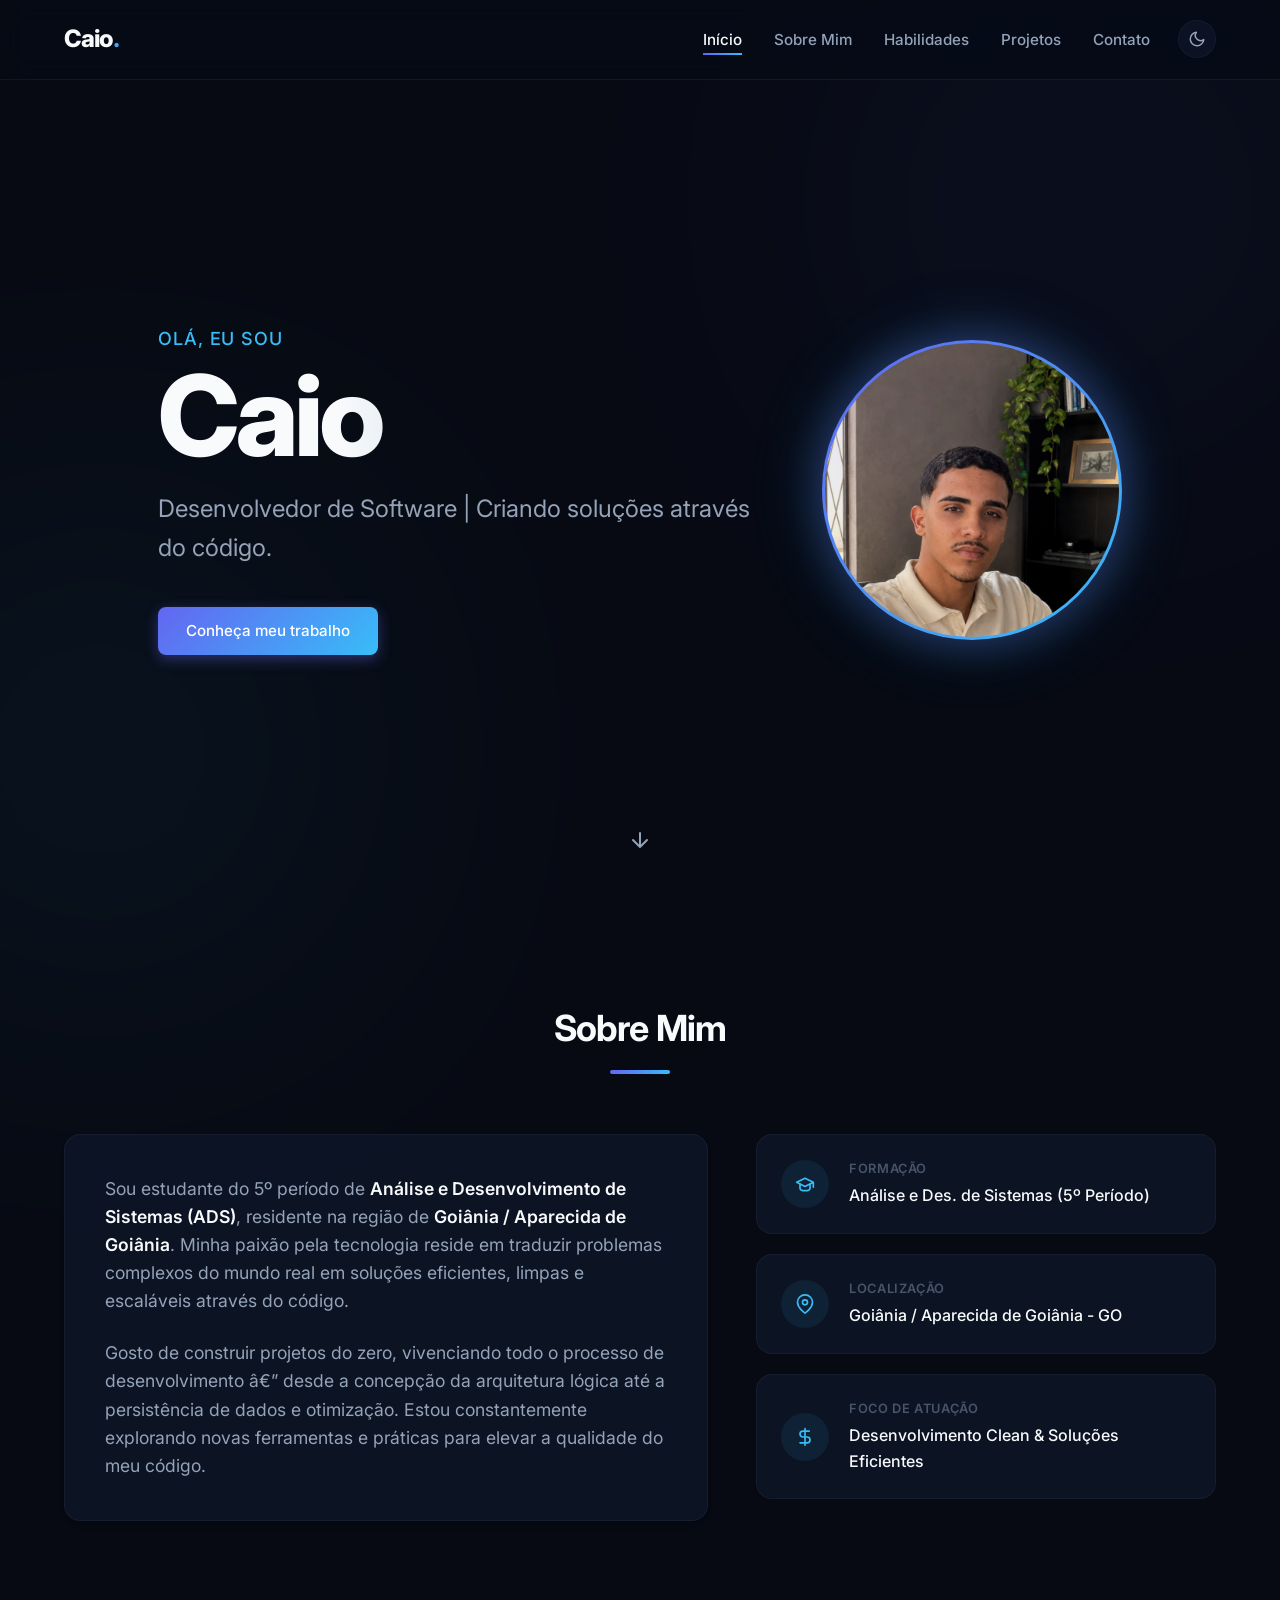
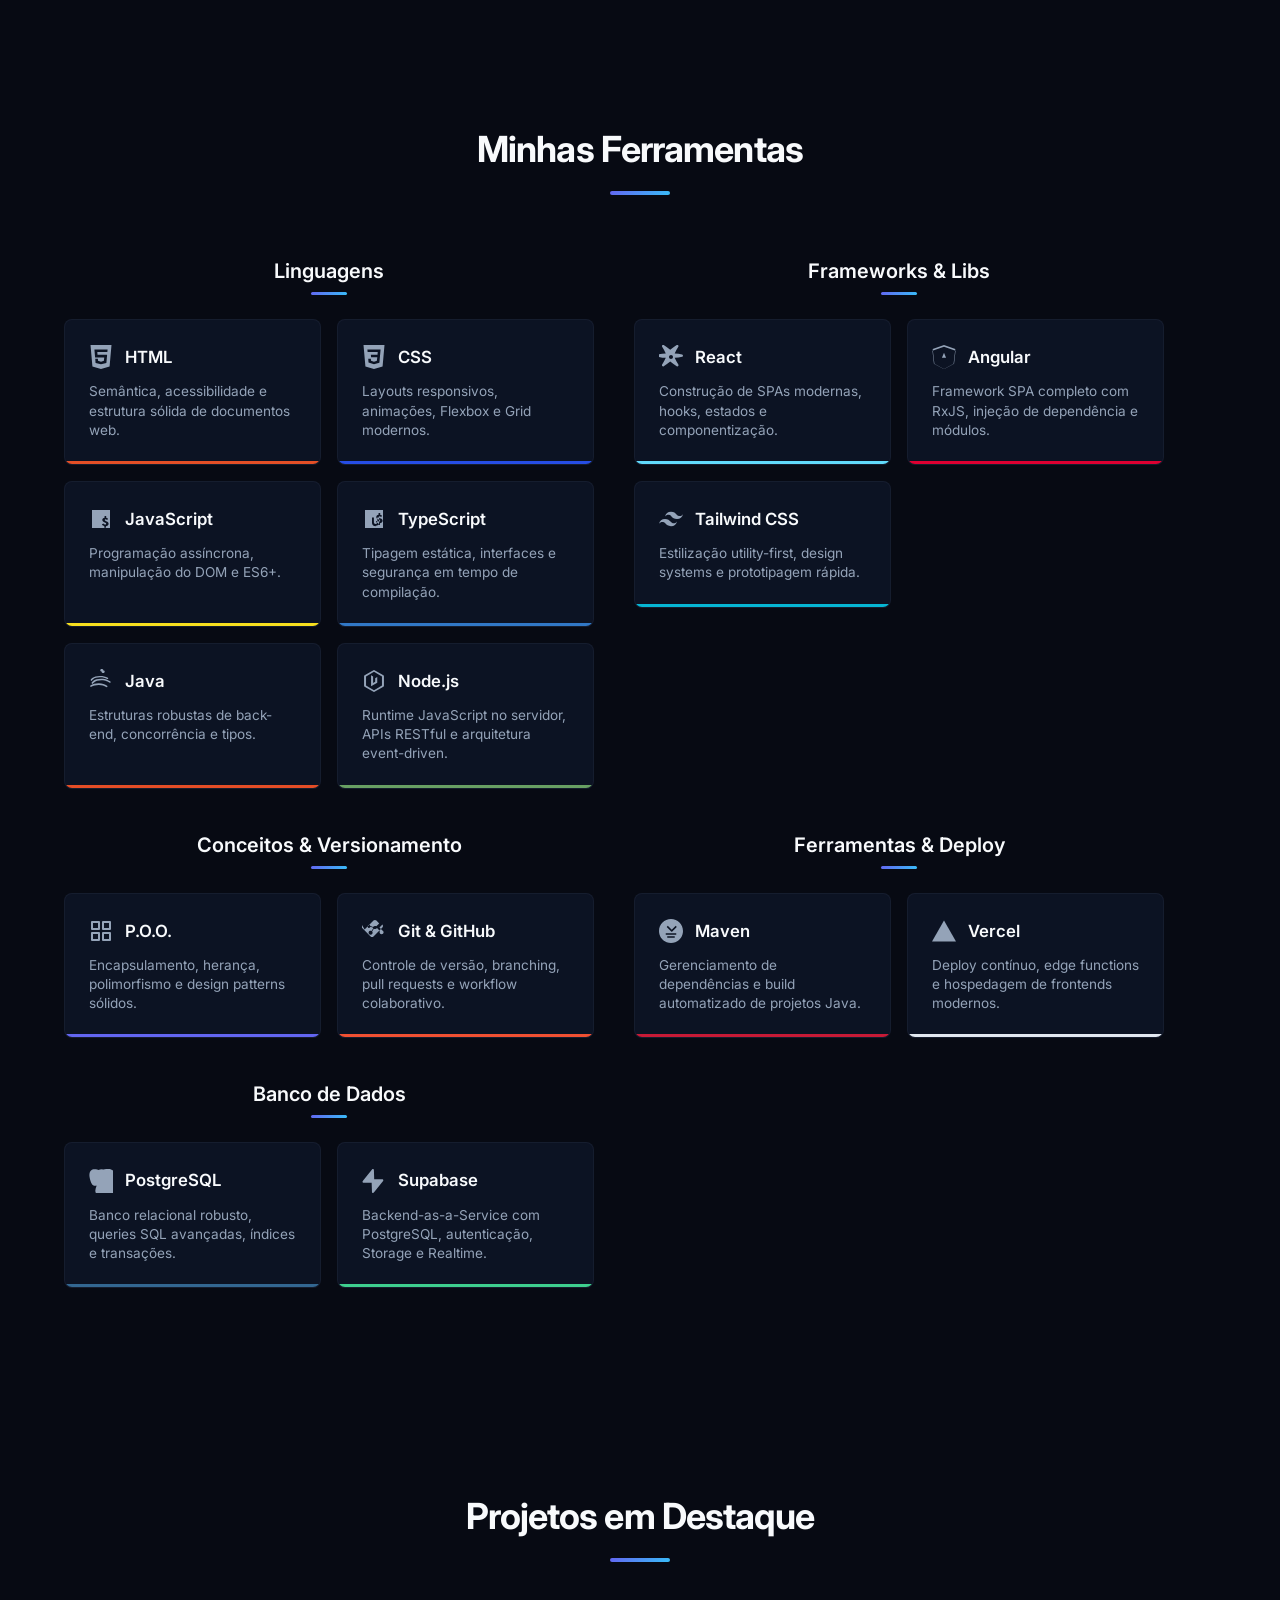
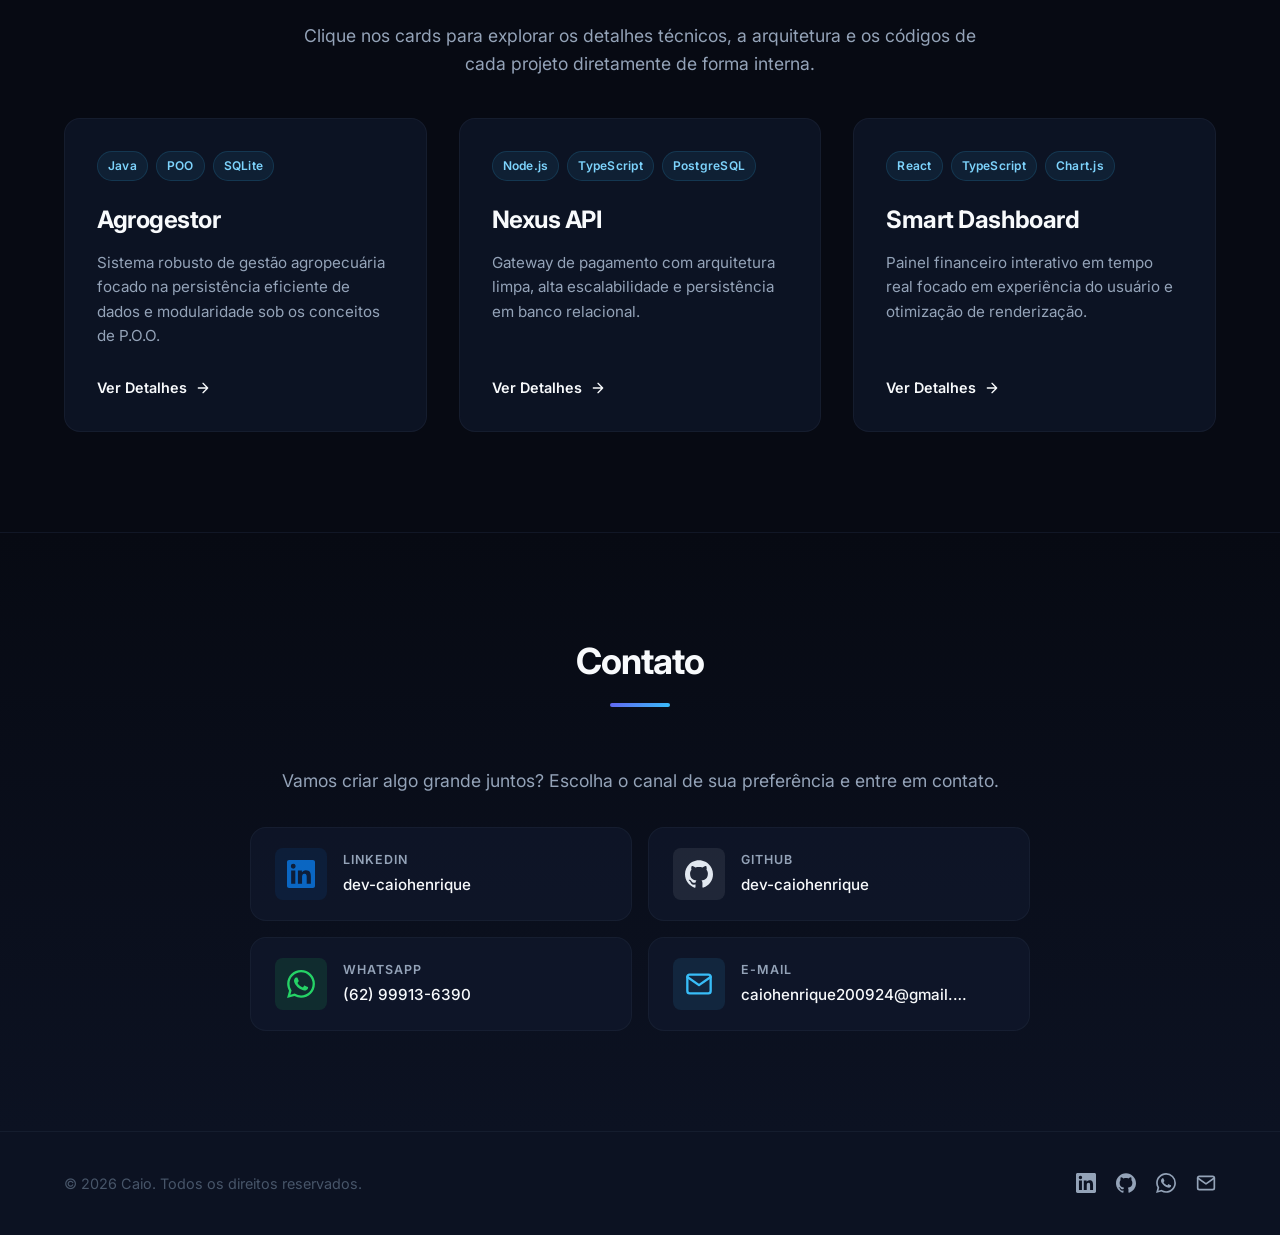
<file: index.html>
<!DOCTYPE html>
<html lang="pt-BR">
<head>
    <meta charset="UTF-8">
    <meta name="viewport" content="width=device-width, initial-scale=1.0">
    <meta name="description" content="Portfólio de Caio - Desenvolvedor de Software. Estudante de ADS, especialista em criar soluções eficientes utilizando JavaScript, TypeScript, React e Java.">
    <meta name="author" content="Caio">
    <meta name="theme-color" content="#090D16">
    <title>Caio | Desenvolvedor de Software</title>
    
    <!-- Google Fonts: Inter -->
    <link rel="preconnect" href="https://fonts.googleapis.com">
    <link rel="preconnect" href="https://fonts.gstatic.com" crossorigin>
    <link href="https://fonts.googleapis.com/css2?family=Inter:wght@300;400;500;600;700;800&display=swap" rel="stylesheet">
    
    <!-- Stylesheet -->
    <link rel="stylesheet" href="src/style.css">
</head>
<body>

    <!-- Efeitos de Fundo Decorativos (Glow Effects) -->
    <div class="bg-glow bg-glow-1"></div>
    <div class="bg-glow bg-glow-2"></div>

    <!-- Cabeçalho / Navegação -->
    <header class="header">
        <div class="container navbar">
            <a href="#" class="logo">Caio<span>.</span></a>

            <!-- Lado direito: links (desktop) + ações (tema + hamburguer) -->
            <div class="nav-right">
                <nav class="nav" id="primary-navigation">
                    <ul class="nav-list">
                        <li><a href="#inicio" class="nav-link active">Início</a></li>
                        <li><a href="#sobre" class="nav-link">Sobre Mim</a></li>
                        <li><a href="#habilidades" class="nav-link">Habilidades</a></li>
                        <li><a href="#projetos" class="nav-link">Projetos</a></li>
                        <li><a href="#contato" class="nav-link">Contato</a></li>
                    </ul>
                </nav>
                <div class="nav-actions">
                    <!-- Botão de tema: sempre visível -->
                    <button class="theme-toggle" id="theme-toggle-btn" aria-label="Alternar tema claro/escuro" title="Alternar tema">
                        <svg class="icon-moon" xmlns="http://www.w3.org/2000/svg" width="18" height="18" viewBox="0 0 24 24" fill="none" stroke="currentColor" stroke-width="2" stroke-linecap="round" stroke-linejoin="round">
                            <path d="M21 12.79A9 9 0 1 1 11.21 3 7 7 0 0 0 21 12.79z"/>
                        </svg>
                        <svg class="icon-sun" xmlns="http://www.w3.org/2000/svg" width="18" height="18" viewBox="0 0 24 24" fill="none" stroke="currentColor" stroke-width="2" stroke-linecap="round" stroke-linejoin="round">
                            <circle cx="12" cy="12" r="5"/>
                            <line x1="12" y1="1" x2="12" y2="3"/>
                            <line x1="12" y1="21" x2="12" y2="23"/>
                            <line x1="4.22" y1="4.22" x2="5.64" y2="5.64"/>
                            <line x1="18.36" y1="18.36" x2="19.78" y2="19.78"/>
                            <line x1="1" y1="12" x2="3" y2="12"/>
                            <line x1="21" y1="12" x2="23" y2="12"/>
                            <line x1="4.22" y1="19.78" x2="5.64" y2="18.36"/>
                            <line x1="18.36" y1="5.64" x2="19.78" y2="4.22"/>
                        </svg>
                    </button>
                    <!-- Hamburguer: visível só no mobile -->
                    <button class="mobile-nav-toggle" aria-label="Abrir menu" aria-controls="primary-navigation" aria-expanded="false">
                        <span class="hamburger"></span>
                    </button>
                </div>
            </div>
        </div>
    </header>




    <main>
        <!-- Hero Section -->
        <section id="inicio" class="hero-section">
            <div class="container hero-container">
                <div class="hero-content">
                    <p class="hero-tagline">Olá, eu sou</p>
                    <h1 class="hero-title">Caio</h1>
                    <p class="hero-subtitle">Desenvolvedor de Software | Criando soluções através do código.</p>
                    <div class="hero-actions">
                        <a href="#projetos" class="btn btn-primary">Conheça meu trabalho</a>
                    </div>
                </div>

                <!-- Foto de Perfil -->
                <div class="hero-photo-wrapper">
                    <div class="hero-photo-glow"></div>
                    <div class="hero-photo-ring">
                        <img src="src/caio-profile.jpg" alt="Foto de Caio" class="hero-photo" />
                        <div class="hero-photo-overlay"></div>
                    </div>
                </div>
            </div>
            <div class="hero-scroll-indicator">
                <a href="#sobre" aria-label="Rolar para a seção sobre mim">
                    <svg class="scroll-arrow" viewBox="0 0 24 24" fill="none" xmlns="http://www.w3.org/2000/svg">
                        <path d="M12 5V19M12 19L5 12M12 19L19 12" stroke="currentColor" stroke-width="2" stroke-linecap="round" stroke-linejoin="round"/>
                    </svg>
                </a>
            </div>
        </section>

        <!-- Sobre Mim Section -->
        <section id="sobre" class="section sobre-section">
            <div class="container">
                <div class="section-header">
                    <h2 class="section-title">Sobre Mim</h2>
                    <div class="section-divider"></div>
                </div>
                <div class="about-grid">
                    <div class="about-text-card">
                        <p class="about-paragraph">
                            Sou estudante do 5º período de <strong>Análise e Desenvolvimento de Sistemas (ADS)</strong>, residente na região de <strong>Goiânia / Aparecida de Goiânia</strong>. Minha paixão pela tecnologia reside em traduzir problemas complexos do mundo real em soluções eficientes, limpas e escaláveis através do código.
                        </p>
                        <p class="about-paragraph">
                            Gosto de construir projetos do zero, vivenciando todo o processo de desenvolvimento â€” desde a concepção da arquitetura lógica até a persistência de dados e otimização. Estou constantemente explorando novas ferramentas e práticas para elevar a qualidade do meu código.
                        </p>
                    </div>
                    
                    <div class="about-info-sidebar">
                        <div class="info-item">
                            <span class="info-icon">
                                <svg width="20" height="20" viewBox="0 0 24 24" fill="none" stroke="currentColor" stroke-width="2" stroke-linecap="round" stroke-linejoin="round"><path d="M22 10v6M2 10l10-5 10 5-10 5z"/><path d="M6 12v5c0 2 2 3 6 3s6-1 6-3v-5"/></svg>
                            </span>
                            <div class="info-content">
                                <span class="info-label">Formação</span>
                                <span class="info-val">Análise e Des. de Sistemas (5º Período)</span>
                            </div>
                        </div>
                        <div class="info-item">
                            <span class="info-icon">
                                <svg width="20" height="20" viewBox="0 0 24 24" fill="none" stroke="currentColor" stroke-width="2" stroke-linecap="round" stroke-linejoin="round"><path d="M21 10c0 7-9 13-9 13s-9-6-9-13a9 9 0 0 1 18 0z"/><circle cx="12" cy="10" r="3"/></svg>
                            </span>
                            <div class="info-content">
                                <span class="info-label">Localização</span>
                                <span class="info-val">Goiânia / Aparecida de Goiânia - GO</span>
                            </div>
                        </div>
                        <div class="info-item">
                            <span class="info-icon">
                                <svg width="20" height="20" viewBox="0 0 24 24" fill="none" stroke="currentColor" stroke-width="2" stroke-linecap="round" stroke-linejoin="round"><path d="M12 2v20M17 5H9.5a3.5 3.5 0 0 0 0 7h5a3.5 3.5 0 0 1 0 7H6"/></svg>
                            </span>
                            <div class="info-content">
                                <span class="info-label">Foco de Atuação</span>
                                <span class="info-val">Desenvolvimento Clean & Soluções Eficientes</span>
                            </div>
                        </div>
                    </div>
                </div>
            </div>
        </section>

        <!-- Habilidades Section -->
        <section id="habilidades" class="section habilidades-section">
            <div class="container">
                <div class="section-header">
                    <h2 class="section-title">Minhas Ferramentas</h2>
                    <div class="section-divider"></div>
                </div>
                
                <div class="skills-wrapper">

                    <!-- Categoria 1: Linguagens -->
                    <div class="skills-category">
                        <h3 class="skills-category-title">Linguagens</h3>
                        <div class="skills-grid">
                            <div class="skill-card" data-tech="html">
                                <div class="skill-header">
                                    <svg class="skill-icon" viewBox="0 0 24 24" fill="currentColor"><path d="M1.5 0h21l-1.91 21.563L11.977 24l-8.565-2.438L1.5 0zm7.031 9.75l-.232-2.718 10.059.003.23-2.622L5.412 4.41l.698 8.01h9.126l-.326 3.426-2.91.804-2.955-.81-.188-2.11H6.248l.33 4.171L12 19.351l5.379-1.443.744-8.157H8.531z"/></svg>
                                    <span class="skill-name">HTML</span>
                                </div>
                                <p class="skill-desc">Sem&#226;ntica, acessibilidade e estrutura s&#243;lida de documentos web.</p>
                            </div>
                            <div class="skill-card" data-tech="css">
                                <div class="skill-header">
                                    <svg class="skill-icon" viewBox="0 0 24 24" fill="currentColor"><path d="M1.5 0h21l-1.91 21.563L11.977 24l-8.564-2.438L1.5 0zm17.09 4.413L5.41 4.41l.213 2.622 10.125.002-.255 2.716h-6.64l.24 2.573h6.182l-.366 3.523-2.91.804-2.956-.81-.188-2.11h-2.61l.29 3.855L12 19.288l5.373-1.53L18.59 4.414z"/></svg>
                                    <span class="skill-name">CSS</span>
                                </div>
                                <p class="skill-desc">Layouts responsivos, anima&#231;&#245;es, Flexbox e Grid modernos.</p>
                            </div>
                            <div class="skill-card" data-tech="javascript">
                                <div class="skill-header">
                                    <svg class="skill-icon" viewBox="0 0 24 24" fill="currentColor"><path d="M3 3h18v18H3V3zm15.625 15.65c.57-.348.97-.938.97-1.908 0-1.748-1.39-2.098-2.61-2.588-.89-.36-1.25-.63-1.25-1.12 0-.46.39-.77.94-.77.58 0 .91.24 1.15.62l1.45-.92c-.44-.75-1.18-1.25-2.08-1.33v-1.68h-1.63v1.68c-1.42.11-2.28 1.02-2.28 2.22 0 1.62 1.25 2.07 2.45 2.53.94.36 1.41.67 1.41 1.25 0 .54-.51.87-1.14.87-.8 0-1.29-.44-1.57-1.01l-1.5.87c.43.91 1.34 1.61 2.37 1.76v1.69h1.63v-1.68c1.37-.1 2.47-.94 2.47-2.12z"/></svg>
                                    <span class="skill-name">JavaScript</span>
                                </div>
                                <p class="skill-desc">Programa&#231;&#227;o ass&#237;ncrona, manipula&#231;&#227;o do DOM e ES6+.</p>
                            </div>
                            <div class="skill-card" data-tech="typescript">
                                <div class="skill-header">
                                    <svg class="skill-icon" viewBox="0 0 24 24" fill="currentColor"><path d="M3 3h18v18H3V3zm10.74 15.75c1.11 0 1.94-.36 2.54-.99.59-.64.89-1.56.89-2.78V10.5h-1.89v4.55c0 .7-.14 1.2-.42 1.49-.27.29-.7.44-1.29.44-.56 0-.98-.14-1.26-.41-.28-.27-.42-.77-.42-1.51V10.5h-1.92v5c0 1.22.31 2.14.93 2.76.62.62 1.58.94 2.88.94zm5.885-3.03c.57-.348.97-.938.97-1.908 0-1.748-1.39-2.098-2.61-2.588-.89-.36-1.25-.63-1.25-1.12 0-.46.39-.77.94-.77.58 0 .91.24 1.15.62l1.45-.92c-.44-.75-1.18-1.25-2.08-1.33v-1.68h-1.63v1.68c-1.42.11-2.28 1.02-2.28 2.22 0 1.62 1.25 2.07 2.45 2.53.94.36 1.41.67 1.41 1.25 0 .54-.51.87-1.14.87-.8 0-1.29-.44-1.57-1.01l-1.5.87c.43.91 1.34 1.61 2.37 1.76v1.69h1.63v-1.68c1.37-.1 2.47-.94 2.47-2.12z"/></svg>
                                    <span class="skill-name">TypeScript</span>
                                </div>
                                <p class="skill-desc">Tipagem est&#225;tica, interfaces e seguran&#231;a em tempo de compila&#231;&#227;o.</p>
                            </div>
                            <div class="skill-card" data-tech="java">
                                <div class="skill-header">
                                    <svg class="skill-icon" viewBox="0 0 24 24" fill="currentColor"><path d="M1.385 17.587c.21.33.63.468.96.257 2.052-1.306 4.767-1.996 7.646-1.942 2.822.054 5.372.84 7.18 2.215.344.263.834.195 1.096-.15.263-.344.195-.834-.15-1.096-2.072-1.576-4.945-2.477-8.13-2.538-3.218-.061-6.28.712-8.545 2.152-.33.21-.468.63-.257.96.002.001.002.001.002.002zm1.614-2.833c.316.23.76.155.99-.16.892-1.223 2.378-2.207 4.183-2.77 1.83-.573 3.902-.756 5.836-.516 3.65.454 6.368 2.32 6.516 2.422.338.232.802.146 1.034-.192s.146-.802-.192-1.034c-.23-.158-3.24-2.228-7.25-2.727-2.174-.27-4.516-.062-6.592.588-2.046.64-3.774 1.777-4.808 3.195-.23.315-.155.76.16.99.001.001.002.002.002.002zm-1.025-2.923c.365.138.775-.05 1.003-.393.308-.465.733-.902 1.258-1.295 1.488-1.11 3.864-1.745 6.685-1.787 2.766-.04 5.178.502 7.172 1.614.34.19.774.07 1.006-.242s.12-.76-.242-1.006c-2.26-1.26-5.01-1.874-8.03-1.83-3.136.046-5.836.76-7.55 2.04-.633.473-1.144 1.002-1.52 1.57-.215.326-.145.753.18.99.008.006.015.012.023.018v.021zm10.742-9.673c-.062.247-.075.49-.04.723.11.728.847 1.22 1.644 1.1 1.25-.19 1.758-1.39 1.054-2.13-.54-.567-1.71-.898-2.658.307zm-1.385-1.42c-.064.246-.076.49-.04.72.112.73.847 1.223 1.645 1.103 1.25-.19 1.756-1.39 1.053-2.132-.542-.566-1.71-.897-2.658.309z"/></svg>
                                    <span class="skill-name">Java</span>
                                </div>
                                <p class="skill-desc">Estruturas robustas de back-end, concorr&#234;ncia e tipos.</p>
                            </div>
                            <div class="skill-card" data-tech="nodejs">
                                <div class="skill-header">
                                    <svg class="skill-icon" viewBox="0 0 24 24" fill="currentColor"><path d="M11.998 1.01a1.06 1.06 0 0 0-.53.141L2.57 6.317A1.061 1.061 0 0 0 2.04 7.23v9.539c0 .378.201.728.53.918l8.898 5.165a1.062 1.062 0 0 0 1.06 0l8.899-5.165a1.06 1.06 0 0 0 .53-.918V7.23a1.06 1.06 0 0 0-.53-.913L12.528 1.15a1.06 1.06 0 0 0-.53-.14zm-.001 1.77 7.962 4.621v9.198l-7.962 4.62-7.96-4.62V7.4l7.96-4.62zm-.88 3.735v7.445l2.067-1.194V9.316l2.067-1.194V13.76l-6.2 3.582V6.322l2.067 1.193z"/></svg>
                                    <span class="skill-name">Node.js</span>
                                </div>
                                <p class="skill-desc">Runtime JavaScript no servidor, APIs RESTful e arquitetura event-driven.</p>
                            </div>
                        </div>
                    </div>

                    <!-- Categoria 2: Frameworks e Libs -->
                    <div class="skills-category">
                        <h3 class="skills-category-title">Frameworks &amp; Libs</h3>
                        <div class="skills-grid">
                            <div class="skill-card" data-tech="react">
                                <div class="skill-header">
                                    <svg class="skill-icon" viewBox="0 0 24 24" fill="currentColor"><path d="M24 10.652c0-.521-.351-.973-.865-1.112-2.395-.65-4.887-1.007-7.466-1.062 1.066-2.25 2.274-4.526 3.652-6.732.29-.463.228-1.077-.149-1.47-.377-.393-.974-.469-1.438-.178-2.13 1.335-4.321 2.923-6.508 4.71-2.188-1.787-4.379-3.375-6.508-4.71-.465-.291-1.061-.215-1.439.178-.377.393-.438 1.007-.149 1.47 1.378 2.206 2.586 4.482 3.652 6.732-2.58.055-5.072.412-7.467 1.062-.514.139-.865.591-.865 1.112 0 .521.351.973.865 1.112 2.395.65 4.887 1.007 7.466 1.062-1.066 2.25-2.274 4.526-3.652 6.732-.29.463-.228 1.077.149 1.47.377.393.974.469 1.438.178 2.13-1.335 4.32-2.923 6.508-4.71 2.188 1.787 4.378 3.375 6.508 4.71.465.291 1.061.215 1.439-.178.377-.393.438-1.007.149-1.47-1.378-2.206-2.586-4.482-3.652-6.732 2.58-.055 5.072-.412 7.467-1.062.514-.139.865-.591.865-1.112zM12 14c-1.105 0-2-.895-2-2s.895-2 2-2 2 .895 2 2-.895 2-2 2z"/></svg>
                                    <span class="skill-name">React</span>
                                </div>
                                <p class="skill-desc">Constru&#231;&#227;o de SPAs modernas, hooks, estados e componentiza&#231;&#227;o.</p>
                            </div>
                            <div class="skill-card" data-tech="angular">
                                <div class="skill-header">
                                    <svg class="skill-icon" viewBox="0 0 24 24" fill="currentColor"><path d="M9.931 12.645h4.138l-2.07-4.908m0-7.737L.68 3.982l1.726 14.771L12 24l9.596-5.247L23.32 3.982 12 .006zm10.064 18.658l-10.064 5.51-10.064-5.51-1.49-12.872L12 1.724l11.554 4.058-1.49 12.872z"/></svg>
                                    <span class="skill-name">Angular</span>
                                </div>
                                <p class="skill-desc">Framework SPA completo com RxJS, inje&#231;&#227;o de depend&#234;ncia e m&#243;dulos.</p>
                            </div>
                            <div class="skill-card" data-tech="tailwind">
                                <div class="skill-header">
                                    <svg class="skill-icon" viewBox="0 0 24 24" fill="currentColor"><path d="M12.001 4.8c-3.2 0-5.2 1.6-6 4.8 1.2-1.6 2.6-2.2 4.2-1.8.913.228 1.565.89 2.288 1.624C13.666 10.618 15.027 12 18.001 12c3.2 0 5.2-1.6 6-4.8-1.2 1.6-2.6 2.2-4.2 1.8-.913-.228-1.565-.89-2.288-1.624C16.337 6.182 14.976 4.8 12.001 4.8zm-6 7.2c-3.2 0-5.2 1.6-6 4.8 1.2-1.6 2.6-2.2 4.2-1.8.913.228 1.565.89 2.288 1.624 1.177 1.194 2.538 2.576 5.512 2.576 3.2 0 5.2-1.6 6-4.8-1.2 1.6-2.6 2.2-4.2 1.8-.913-.228-1.565-.89-2.288-1.624C10.337 13.382 8.976 12 6.001 12z"/></svg>
                                    <span class="skill-name">Tailwind CSS</span>
                                </div>
                                <p class="skill-desc">Estiliza&#231;&#227;o utility-first, design systems e prototipagem r&#225;pida.</p>
                            </div>
                        </div>
                    </div>

                    <!-- Categoria 3: Conceitos e Versionamento -->
                    <div class="skills-category">
                        <h3 class="skills-category-title">Conceitos &amp; Versionamento</h3>
                        <div class="skills-grid">
                            <div class="skill-card" data-tech="poo">
                                <div class="skill-header">
                                    <svg class="skill-icon" viewBox="0 0 24 24" fill="none" stroke="currentColor" stroke-width="2" stroke-linecap="round" stroke-linejoin="round"><rect x="3" y="3" width="7" height="7"/><rect x="14" y="3" width="7" height="7"/><rect x="14" y="14" width="7" height="7"/><rect x="3" y="14" width="7" height="7"/></svg>
                                    <span class="skill-name">P.O.O.</span>
                                </div>
                                <p class="skill-desc">Encapsulamento, heran&#231;a, polimorfismo e design patterns s&#243;lidos.</p>
                            </div>
                            <div class="skill-card" data-tech="git">
                                <div class="skill-header">
                                    <svg class="skill-icon" viewBox="0 0 24 24" fill="currentColor"><path d="M2.6 10.5l8.9-8.9c.8-.8 2.1-.8 2.9 0l2.8 2.8-2.9 2.9c-.4-.2-.8-.3-1.3-.3-.8 0-1.5.4-1.9 1.1l-2.7-1c-.1-.7-.6-1.2-1.3-1.2-.8 0-1.5.7-1.5 1.5s.7 1.5 1.5 1.5c.7 0 1.2-.5 1.3-1.1l2.7 1c0 .2 0 .4.1.5l-1.6 2.7c-.5-.3-1.1-.4-1.7-.2-.8.3-1.3 1.1-1.3 1.9 0 1.1.9 2 2 2s2-.9 2-2c0-.5-.2-1-.5-1.3l1.7-2.7c.4.2.8.3 1.3.3.8 0 1.5-.4 1.9-1l2.9 2.9c-.2.4-.3.8-.3 1.3 0 1.1.9 2 2 2s2-.9 2-2c0-.8-.5-1.5-1.2-1.8l-2.9-2.9 2.9-2.9c.8.8.8 2.1 0 2.9l-8.9 8.9c-.8.8-2.1.8-2.9 0l-8.9-8.9c-.8-.8-.8-2.1 0-2.9z"/></svg>
                                    <span class="skill-name">Git &amp; GitHub</span>
                                </div>
                                <p class="skill-desc">Controle de vers&#227;o, branching, pull requests e workflow colaborativo.</p>
                            </div>
                        </div>
                    </div>

                    <!-- Categoria 4: Ferramentas e Deploy -->
                    <div class="skills-category">
                        <h3 class="skills-category-title">Ferramentas &amp; Deploy</h3>
                        <div class="skills-grid">
                            <div class="skill-card" data-tech="maven">
                                <div class="skill-header">
                                    <svg class="skill-icon" viewBox="0 0 24 24" fill="currentColor"><path d="M12 0C5.373 0 0 5.373 0 12s5.373 12 12 12 12-5.373 12-12S18.627 0 12 0zm.75 4.5v6.31l3.97-3.97 1.06 1.06-4.5 4.5a.75.75 0 0 1-1.06 0l-4.5-4.5 1.06-1.06 3.97 3.97V4.5h1.5zm-6 9.75h10.5v1.5H6.75v-1.5zm1.5 3h7.5v1.5h-7.5v-1.5z"/></svg>
                                    <span class="skill-name">Maven</span>
                                </div>
                                <p class="skill-desc">Gerenciamento de depend&#234;ncias e build automatizado de projetos Java.</p>
                            </div>
                            <div class="skill-card" data-tech="vercel">
                                <div class="skill-header">
                                    <svg class="skill-icon" viewBox="0 0 24 24" fill="currentColor"><path d="M24 22.525H0l12-21.05 12 21.05z"/></svg>
                                    <span class="skill-name">Vercel</span>
                                </div>
                                <p class="skill-desc">Deploy cont&#237;nuo, edge functions e hospedagem de frontends modernos.</p>
                            </div>
                        </div>
                    </div>

                    <!-- Categoria 5: Banco de Dados -->
                    <div class="skills-category">
                        <h3 class="skills-category-title">Banco de Dados</h3>
                        <div class="skills-grid">
                            <div class="skill-card" data-tech="postgresql">
                                <div class="skill-header">
                                    <svg class="skill-icon" viewBox="0 0 24 24" fill="currentColor"><path d="M17.128 0a10.134 10.134 0 0 0-2.755.403l-.063.02A10.922 10.922 0 0 0 12.6.258C11.422.238 10.41.524 9.594 1 8.79.721 7.122.24 5.364.336 4.14.403 2.804.775 1.814 1.82.827 2.865.305 4.482.415 6.682c.03.607.191 1.727.49 3.083.3 1.357.706 2.85 1.265 4.063.56 1.213 1.32 2.26 2.38 2.73.66.291 1.83.425 2.83-.02l.02.069.042.138.063.204c-.678 1.81-1.28 3.49-1.165 5.13.115 1.64.975 3.18 2.73 4.085.67.345 1.388.526 2.102.546.714.02 1.42-.136 2.064-.428.55.04 1.138.064 1.764.064 3.7 0 6.943-.655 9.19-1.756 1.11-.55 1.986-1.2 2.578-1.96.594-.76.913-1.65.882-2.59-.024-.72-.25-1.35-.606-1.9.483-.76.749-1.71.749-2.855 0-.65-.066-1.29-.193-1.9.13-.14.25-.28.36-.43.98-1.32 1.596-3.054 1.596-5.457 0-1.223-.476-2.282-1.243-3.058C22.88.542 21.4 0 19.977 0c-.627 0-1.52.07-2.849 0z"/></svg>
                                    <span class="skill-name">PostgreSQL</span>
                                </div>
                                <p class="skill-desc">Banco relacional robusto, queries SQL avan&#231;adas, &#237;ndices e transa&#231;&#245;es.</p>
                            </div>
                            <div class="skill-card" data-tech="supabase">
                                <div class="skill-header">
                                    <svg class="skill-icon" viewBox="0 0 24 24" fill="currentColor"><path d="M11.9 1.036c-.015-.986-1.26-1.41-1.874-.637L.764 12.05C.199 12.768.753 13.805 1.676 13.805h7.98l.311 9.134c.015.987 1.26 1.41 1.874.638l9.261-11.652c.565-.717.011-1.754-.912-1.754h-7.98l-.31-9.135z"/></svg>
                                    <span class="skill-name">Supabase</span>
                                </div>
                                <p class="skill-desc">Backend-as-a-Service com PostgreSQL, autentica&#231;&#227;o, Storage e Realtime.</p>
                            </div>
                        </div>
                    </div>

                </div>
            </div>
        </section>

        <!-- Projetos Section -->
        <section id="projetos" class="section projetos-section">
            <div class="container">
                <div class="section-header">
                    <h2 class="section-title">Projetos em Destaque</h2>
                    <div class="section-divider"></div>
                </div>
                
                <p class="projects-intro">Clique nos cards para explorar os detalhes técnicos, a arquitetura e os códigos de cada projeto diretamente de forma interna.</p>
                
                <div class="projects-grid">
                    <!-- Card 1: Agrogestor -->
                    <div class="project-card" data-project="agrogestor" tabindex="0">
                        <div class="project-card-glow"></div>
                        <div class="project-card-content">
                            <div class="project-tags">
                                <span class="project-tag">Java</span>
                                <span class="project-tag">POO</span>
                                <span class="project-tag">SQLite</span>
                            </div>
                            <h3 class="project-card-title">Agrogestor</h3>
                            <p class="project-card-desc">Sistema robusto de gestão agropecuária focado na persistência eficiente de dados e modularidade sob os conceitos de P.O.O.</p>
                            <span class="project-card-more">
                                Ver Detalhes 
                                <svg width="16" height="16" viewBox="0 0 24 24" fill="none" stroke="currentColor" stroke-width="2" stroke-linecap="round" stroke-linejoin="round"><path d="M5 12h14M12 5l7 7-7 7"/></svg>
                            </span>
                        </div>
                    </div>
                    
                    <!-- Card 2: Placeholder 1 (Nexus API) -->
                    <div class="project-card" data-project="nexus-api" tabindex="0">
                        <div class="project-card-glow"></div>
                        <div class="project-card-content">
                            <div class="project-tags">
                                <span class="project-tag">Node.js</span>
                                <span class="project-tag">TypeScript</span>
                                <span class="project-tag">PostgreSQL</span>
                            </div>
                            <h3 class="project-card-title">Nexus API</h3>
                            <p class="project-card-desc">Gateway de pagamento com arquitetura limpa, alta escalabilidade e persistência em banco relacional.</p>
                            <span class="project-card-more">
                                Ver Detalhes 
                                <svg width="16" height="16" viewBox="0 0 24 24" fill="none" stroke="currentColor" stroke-width="2" stroke-linecap="round" stroke-linejoin="round"><path d="M5 12h14M12 5l7 7-7 7"/></svg>
                            </span>
                        </div>
                    </div>
                    
                    <!-- Card 3: Placeholder 2 (Smart Dashboard) -->
                    <div class="project-card" data-project="smart-dashboard" tabindex="0">
                        <div class="project-card-glow"></div>
                        <div class="project-card-content">
                            <div class="project-tags">
                                <span class="project-tag">React</span>
                                <span class="project-tag">TypeScript</span>
                                <span class="project-tag">Chart.js</span>
                            </div>
                            <h3 class="project-card-title">Smart Dashboard</h3>
                            <p class="project-card-desc">Painel financeiro interativo em tempo real focado em experiência do usuário e otimização de renderização.</p>
                            <span class="project-card-more">
                                Ver Detalhes 
                                <svg width="16" height="16" viewBox="0 0 24 24" fill="none" stroke="currentColor" stroke-width="2" stroke-linecap="round" stroke-linejoin="round"><path d="M5 12h14M12 5l7 7-7 7"/></svg>
                            </span>
                        </div>
                    </div>
                </div>
            </div>
        </section>

        <!-- Contato Section -->
        <section id="contato" class="section contato-section">
            <div class="container contato-container">
                <div class="section-header center">
                    <h2 class="section-title">Contato</h2>
                    <div class="section-divider center"></div>
                </div>

                <p class="contato-text">Vamos criar algo grande juntos? Escolha o canal de sua prefer&ecirc;ncia e entre em contato.</p>

                <!-- Grade de Bot&otilde;es de Contato -->
                <div class="contato-grid">

                    <!-- LinkedIn -->
                    <a href="https://www.linkedin.com/in/dev-caiohenrique" target="_blank" rel="noopener noreferrer" class="contato-card" id="contato-linkedin" aria-label="LinkedIn">
                        <div class="contato-card-icon" style="background: rgba(10,102,194,0.12); color: #0a66c2;">
                            <svg width="28" height="28" viewBox="0 0 24 24" fill="currentColor"><path d="M20.447 20.452h-3.554v-5.569c0-1.328-.027-3.037-1.852-3.037-1.853 0-2.136 1.445-2.136 2.939v5.667H9.351V9h3.414v1.561h.046c.477-.9 1.637-1.85 3.37-1.85 3.601 0 4.267 2.37 4.267 5.455v6.286zM5.337 7.433a2.062 2.062 0 0 1-2.063-2.065 2.064 2.064 0 1 1 2.063 2.065zm1.782 13.019H3.555V9h3.564v11.452zM22.225 0H1.771C.792 0 0 .774 0 1.729v20.542C0 23.227.792 24 1.771 24h20.451C23.2 24 24 23.227 24 22.271V1.729C24 .774 23.2 0 22.222 0h.003z"/></svg>
                        </div>
                        <div class="contato-card-info">
                            <span class="contato-card-label">LinkedIn</span>
                            <span class="contato-card-value">dev-caiohenrique</span>
                        </div>
                        <svg class="contato-card-arrow" width="16" height="16" viewBox="0 0 24 24" fill="none" stroke="currentColor" stroke-width="2"><path d="M7 17L17 7M17 7H7M17 7v10"/></svg>
                    </a>

                    <!-- GitHub -->
                    <a href="https://github.com/dev-caiohenrique" target="_blank" rel="noopener noreferrer" class="contato-card" id="contato-github" aria-label="GitHub">
                        <div class="contato-card-icon" style="background: rgba(240,246,252,0.08); color: #e2e8f0;">
                            <svg width="28" height="28" viewBox="0 0 24 24" fill="currentColor"><path d="M12 .297c-6.63 0-12 5.373-12 12 0 5.303 3.438 9.8 8.205 11.385.6.113.82-.258.82-.577 0-.285-.01-1.04-.015-2.04-3.338.724-4.042-1.61-4.042-1.61C4.422 18.07 3.633 17.7 3.633 17.7c-1.087-.744.084-.729.084-.729 1.205.084 1.838 1.236 1.838 1.236 1.07 1.835 2.809 1.305 3.495.998.108-.776.417-1.305.76-1.605-2.665-.3-5.466-1.332-5.466-5.93 0-1.31.465-2.38 1.235-3.22-.135-.303-.54-1.523.105-3.176 0 0 1.005-.322 3.3 1.23.96-.267 1.98-.399 3-.405 1.02.006 2.04.138 3 .405 2.28-1.552 3.285-1.23 3.285-1.23.645 1.653.24 2.873.12 3.176.765.84 1.23 1.91 1.23 3.22 0 4.61-2.805 5.625-5.475 5.92.42.36.81 1.096.81 2.22 0 1.606-.015 2.896-.015 3.286 0 .315.21.69.825.57C20.565 22.092 24 17.592 24 12.297c0-6.627-5.373-12-12-12"/></svg>
                        </div>
                        <div class="contato-card-info">
                            <span class="contato-card-label">GitHub</span>
                            <span class="contato-card-value">dev-caiohenrique</span>
                        </div>
                        <svg class="contato-card-arrow" width="16" height="16" viewBox="0 0 24 24" fill="none" stroke="currentColor" stroke-width="2"><path d="M7 17L17 7M17 7H7M17 7v10"/></svg>
                    </a>

                    <!-- WhatsApp -->
                    <a href="https://wa.me/5562999136390" target="_blank" rel="noopener noreferrer" class="contato-card" id="contato-whatsapp" aria-label="WhatsApp">
                        <div class="contato-card-icon" style="background: rgba(37,211,102,0.12); color: #25d366;">
                            <svg width="28" height="28" viewBox="0 0 24 24" fill="currentColor"><path d="M17.472 14.382c-.297-.149-1.758-.867-2.03-.967-.273-.099-.471-.148-.67.15-.197.297-.767.966-.94 1.164-.173.199-.347.223-.644.075-.297-.15-1.255-.463-2.39-1.475-.883-.788-1.48-1.761-1.653-2.059-.173-.297-.018-.458.13-.606.134-.133.298-.347.446-.52.149-.174.198-.298.298-.497.099-.198.05-.371-.025-.52-.075-.149-.669-1.612-.916-2.207-.242-.579-.487-.5-.669-.51-.173-.008-.371-.01-.57-.01-.198 0-.52.074-.792.372-.272.297-1.04 1.016-1.04 2.479 0 1.462 1.065 2.875 1.213 3.074.149.198 2.096 3.2 5.077 4.487.709.306 1.262.489 1.694.625.712.227 1.36.195 1.871.118.571-.085 1.758-.719 2.006-1.413.248-.694.248-1.289.173-1.413-.074-.124-.272-.198-.57-.347m-5.421 7.403h-.004a9.87 9.87 0 0 1-5.031-1.378l-.361-.214-3.741.982.998-3.648-.235-.374a9.86 9.86 0 0 1-1.51-5.26c.001-5.45 4.436-9.884 9.888-9.884 2.64 0 5.122 1.03 6.988 2.898a9.825 9.825 0 0 1 2.893 6.994c-.003 5.45-4.437 9.884-9.885 9.884m8.413-18.297A11.815 11.815 0 0 0 12.05 0C5.495 0 .16 5.335.157 11.892c0 2.096.547 4.142 1.588 5.945L.057 24l6.305-1.654a11.882 11.882 0 0 0 5.683 1.448h.005c6.554 0 11.89-5.335 11.893-11.893a11.821 11.821 0 0 0-3.48-8.413Z"/></svg>
                        </div>
                        <div class="contato-card-info">
                            <span class="contato-card-label">WhatsApp</span>
                            <span class="contato-card-value">(62) 99913-6390</span>
                        </div>
                        <svg class="contato-card-arrow" width="16" height="16" viewBox="0 0 24 24" fill="none" stroke="currentColor" stroke-width="2"><path d="M7 17L17 7M17 7H7M17 7v10"/></svg>
                    </a>

                    <!-- Email -->
                    <a href="https://mail.google.com/mail/?view=cm&to=caiohenrique200924@gmail.com&su=Ol%C3%A1%2C%20vim%20pelo%20seu%20portf%C3%B3lio!" target="_blank" rel="noopener noreferrer" class="contato-card" id="contato-email" aria-label="E-mail">
                        <div class="contato-card-icon" style="background: rgba(56,189,248,0.1); color: #38bdf8;">
                            <svg width="28" height="28" viewBox="0 0 24 24" fill="none" stroke="currentColor" stroke-width="2" stroke-linecap="round" stroke-linejoin="round"><path d="M4 4h16c1.1 0 2 .9 2 2v12c0 1.1-.9 2-2 2H4c-1.1 0-2-.9-2-2V6c0-1.1.9-2 2-2z"/><polyline points="22,6 12,13 2,6"/></svg>
                        </div>
                        <div class="contato-card-info">
                            <span class="contato-card-label">E-mail</span>
                            <span class="contato-card-value">caiohenrique200924@gmail.com</span>
                        </div>
                        <svg class="contato-card-arrow" width="16" height="16" viewBox="0 0 24 24" fill="none" stroke="currentColor" stroke-width="2"><path d="M7 17L17 7M17 7H7M17 7v10"/></svg>
                    </a>

                </div>
            </div>
        </section>
    </main>

    <!-- Rodapé -->
    <footer class="footer">
        <div class="container footer-content">
            <p class="copyright">&copy; 2026 Caio. Todos os direitos reservados.</p>
            <div class="social-links">
                <a href="https://www.linkedin.com/in/dev-caiohenrique" target="_blank" rel="noopener noreferrer" aria-label="LinkedIn" title="LinkedIn">
                    <svg width="20" height="20" viewBox="0 0 24 24" fill="currentColor"><path d="M20.447 20.452h-3.554v-5.569c0-1.328-.027-3.037-1.852-3.037-1.853 0-2.136 1.445-2.136 2.939v5.667H9.351V9h3.414v1.561h.046c.477-.9 1.637-1.85 3.37-1.85 3.601 0 4.267 2.37 4.267 5.455v6.286zM5.337 7.433a2.062 2.062 0 0 1-2.063-2.065 2.064 2.064 0 1 1 2.063 2.065zm1.782 13.019H3.555V9h3.564v11.452zM22.225 0H1.771C.792 0 0 .774 0 1.729v20.542C0 23.227.792 24 1.771 24h20.451C23.2 24 24 23.227 24 22.271V1.729C24 .774 23.2 0 22.222 0h.003z"/></svg>
                </a>
                <a href="https://github.com/dev-caiohenrique" target="_blank" rel="noopener noreferrer" aria-label="GitHub" title="GitHub">
                    <svg width="20" height="20" viewBox="0 0 24 24" fill="currentColor"><path d="M12 .297c-6.63 0-12 5.373-12 12 0 5.303 3.438 9.8 8.205 11.385.6.113.82-.258.82-.577 0-.285-.01-1.04-.015-2.04-3.338.724-4.042-1.61-4.042-1.61C4.422 18.07 3.633 17.7 3.633 17.7c-1.087-.744.084-.729.084-.729 1.205.084 1.838 1.236 1.838 1.236 1.07 1.835 2.809 1.305 3.495.998.108-.776.417-1.305.76-1.605-2.665-.3-5.466-1.332-5.466-5.93 0-1.31.465-2.38 1.235-3.22-.135-.303-.54-1.523.105-3.176 0 0 1.005-.322 3.3 1.23.96-.267 1.98-.399 3-.405 1.02.006 2.04.138 3 .405 2.28-1.552 3.285-1.23 3.285-1.23.645 1.653.24 2.873.12 3.176.765.84 1.23 1.91 1.23 3.22 0 4.61-2.805 5.625-5.475 5.92.42.36.81 1.096.81 2.22 0 1.606-.015 2.896-.015 3.286 0 .315.21.69.825.57C20.565 22.092 24 17.592 24 12.297c0-6.627-5.373-12-12-12"/></svg>
                </a>
                <a href="https://wa.me/5562999136390" target="_blank" rel="noopener noreferrer" aria-label="WhatsApp" title="WhatsApp">
                    <svg width="20" height="20" viewBox="0 0 24 24" fill="currentColor"><path d="M17.472 14.382c-.297-.149-1.758-.867-2.03-.967-.273-.099-.471-.148-.67.15-.197.297-.767.966-.94 1.164-.173.199-.347.223-.644.075-.297-.15-1.255-.463-2.39-1.475-.883-.788-1.48-1.761-1.653-2.059-.173-.297-.018-.458.13-.606.134-.133.298-.347.446-.52.149-.174.198-.298.298-.497.099-.198.05-.371-.025-.52-.075-.149-.669-1.612-.916-2.207-.242-.579-.487-.5-.669-.51-.173-.008-.371-.01-.57-.01-.198 0-.52.074-.792.372-.272.297-1.04 1.016-1.04 2.479 0 1.462 1.065 2.875 1.213 3.074.149.198 2.096 3.2 5.077 4.487.709.306 1.262.489 1.694.625.712.227 1.36.195 1.871.118.571-.085 1.758-.719 2.006-1.413.248-.694.248-1.289.173-1.413-.074-.124-.272-.198-.57-.347m-5.421 7.403h-.004a9.87 9.87 0 0 1-5.031-1.378l-.361-.214-3.741.982.998-3.648-.235-.374a9.86 9.86 0 0 1-1.51-5.26c.001-5.45 4.436-9.884 9.888-9.884 2.64 0 5.122 1.03 6.988 2.898a9.825 9.825 0 0 1 2.893 6.994c-.003 5.45-4.437 9.884-9.885 9.884m8.413-18.297A11.815 11.815 0 0 0 12.05 0C5.495 0 .16 5.335.157 11.892c0 2.096.547 4.142 1.588 5.945L.057 24l6.305-1.654a11.882 11.882 0 0 0 5.683 1.448h.005c6.554 0 11.89-5.335 11.893-11.893a11.821 11.821 0 0 0-3.48-8.413Z"/></svg>
                </a>
                <a href="https://mail.google.com/mail/?view=cm&to=caiohenrique200924@gmail.com&su=Ol%C3%A1%2C%20vim%20pelo%20seu%20portf%C3%B3lio!" target="_blank" rel="noopener noreferrer" aria-label="E-mail" title="E-mail">
                    <svg width="20" height="20" viewBox="0 0 24 24" fill="none" stroke="currentColor" stroke-width="2" stroke-linecap="round" stroke-linejoin="round"><path d="M4 4h16c1.1 0 2 .9 2 2v12c0 1.1-.9 2-2 2H4c-1.1 0-2-.9-2-2V6c0-1.1.9-2 2-2z"/><polyline points="22,6 12,13 2,6"/></svg>
                </a>
            </div>
        </div>
    </footer>

    <!-- MODAL OVERLAY (Estrutura única gerenciada dinamicamente via JS) -->
    <div class="modal-overlay" id="project-modal" aria-hidden="true" role="dialog">
        <div class="modal-wrapper">
            <button class="modal-close" aria-label="Fechar modal" id="modal-close-btn">&times;</button>
            <div class="modal-body">
                <!-- Título e Tags -->
                <div class="modal-meta">
                    <div class="modal-tags" id="modal-tags">
                        <!-- Gerado Dinamicamente -->
                    </div>
                    <h2 class="modal-title" id="modal-title">Título do Projeto</h2>
                </div>
                
                <!-- Interface do Modal: Painel de Abas -->
                <div class="modal-layout">
                    <!-- Abas de Navegação (Esquerda/Topo) -->
                    <div class="modal-tabs">
                        <button class="tab-btn active" data-tab="visao-geral">Visão Geral</button>
                        <button class="tab-btn" data-tab="arquitetura">Arquitetura</button>
                        <button class="tab-btn" data-tab="codigo">Trecho de Código</button>
                        <button class="tab-btn" data-tab="desafios">Desafios Resolvidos</button>
                    </div>
                    
                    <!-- Conteúdo das Abas (Direita/Base) -->
                    <div class="modal-tab-content">
                        <!-- Aba 1: Visão Geral -->
                        <div class="tab-pane active" id="tab-visao-geral">
                            <!-- Gerado via JS -->
                        </div>
                        
                        <!-- Aba 2: Arquitetura -->
                        <div class="tab-pane" id="tab-arquitetura">
                            <!-- Gerado via JS -->
                        </div>
                        
                        <!-- Aba 3: Código -->
                        <div class="tab-pane" id="tab-codigo">
                            <!-- Gerado via JS -->
                        </div>
                        
                        <!-- Aba 4: Desafios -->
                        <div class="tab-pane" id="tab-desafios">
                            <!-- Gerado via JS -->
                        </div>
                    </div>
                </div>
            </div>
        </div>
    </div>

    <!-- Scripts -->
    <script src="src/script.js"></script>
</body>
</html>
</file>
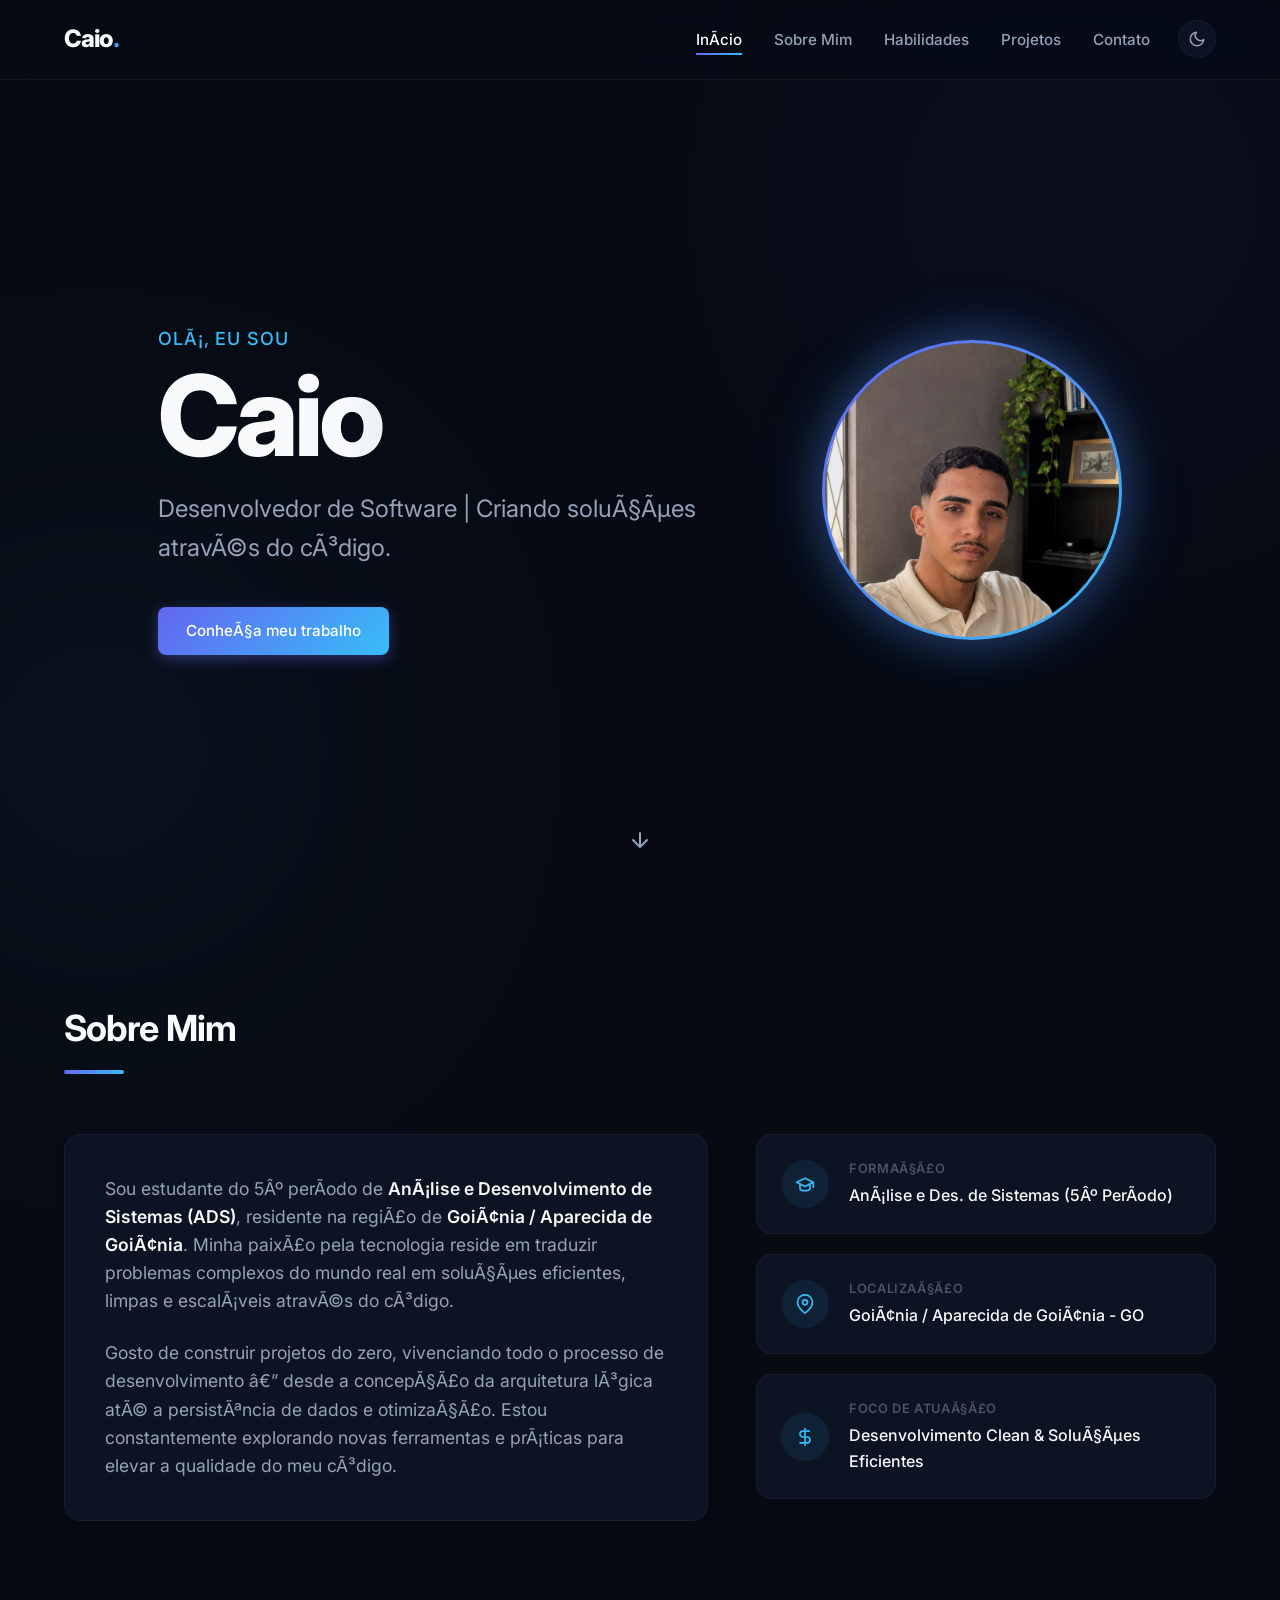
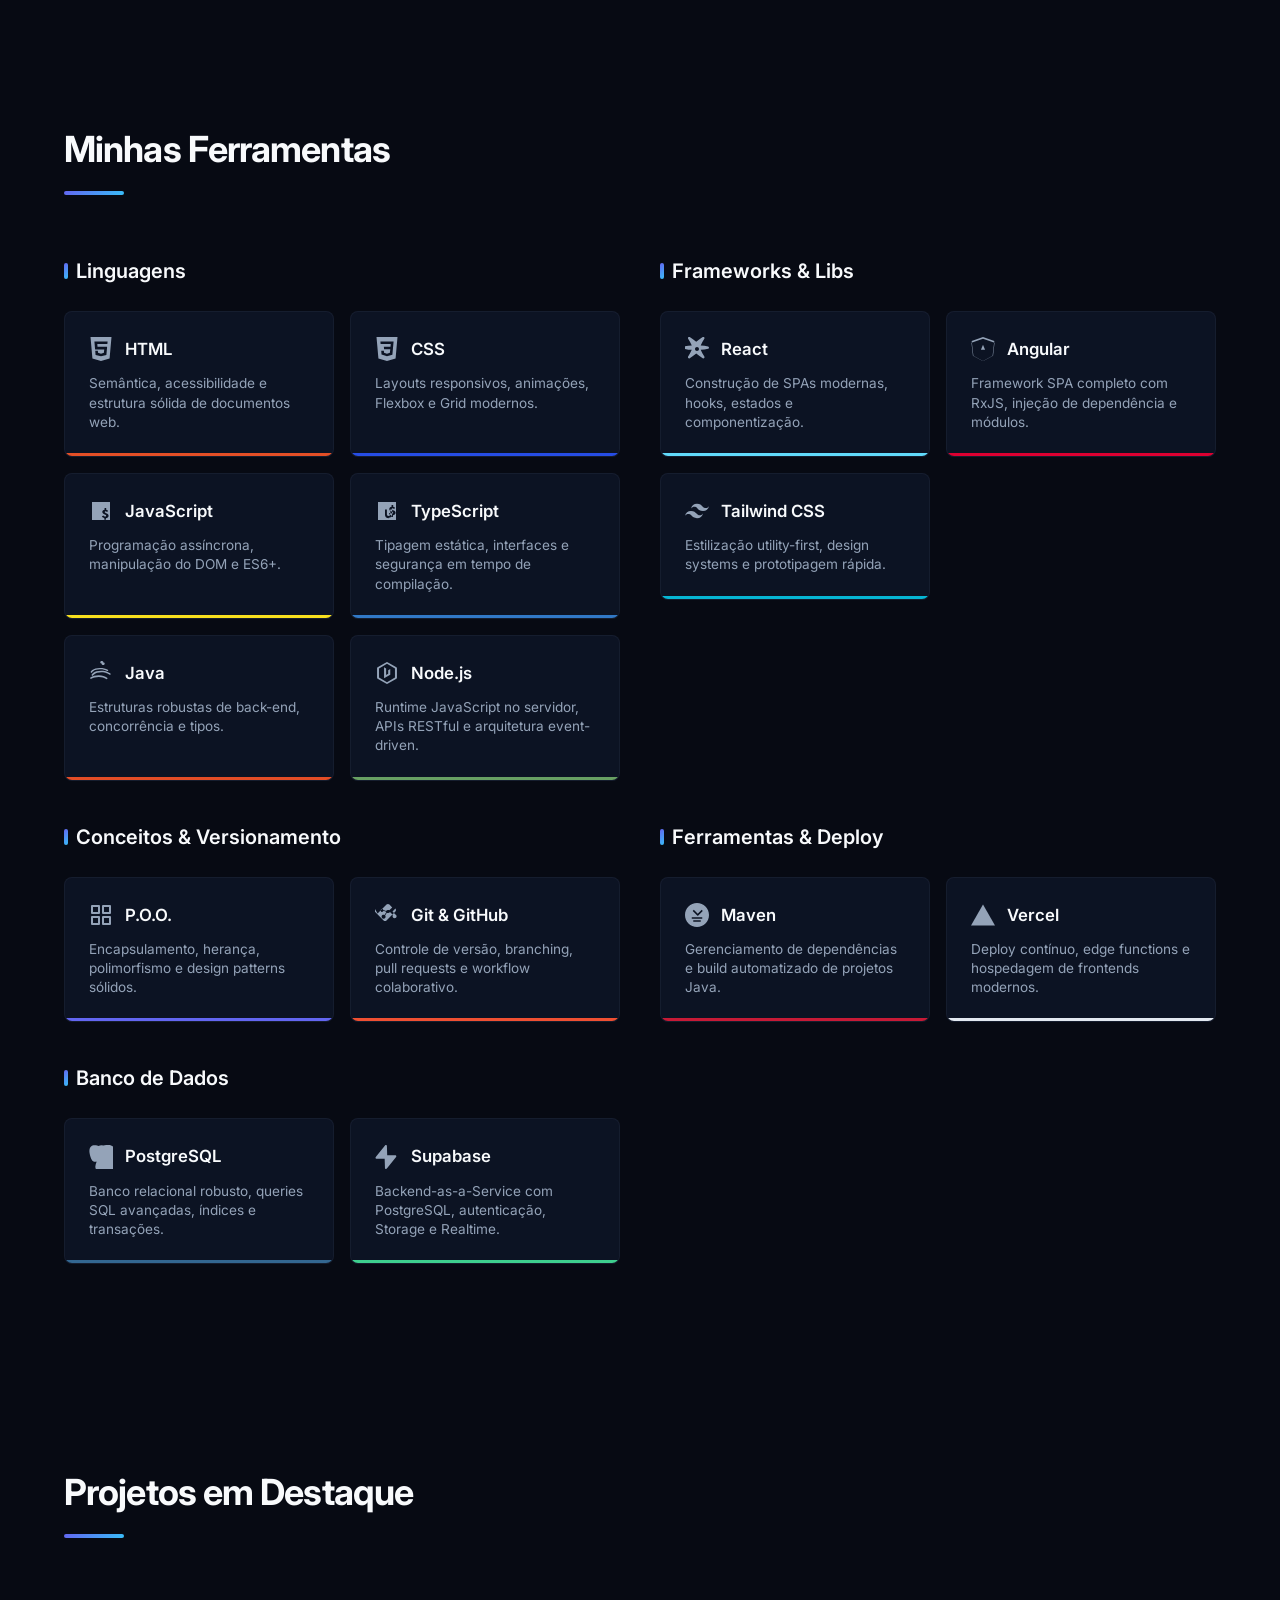
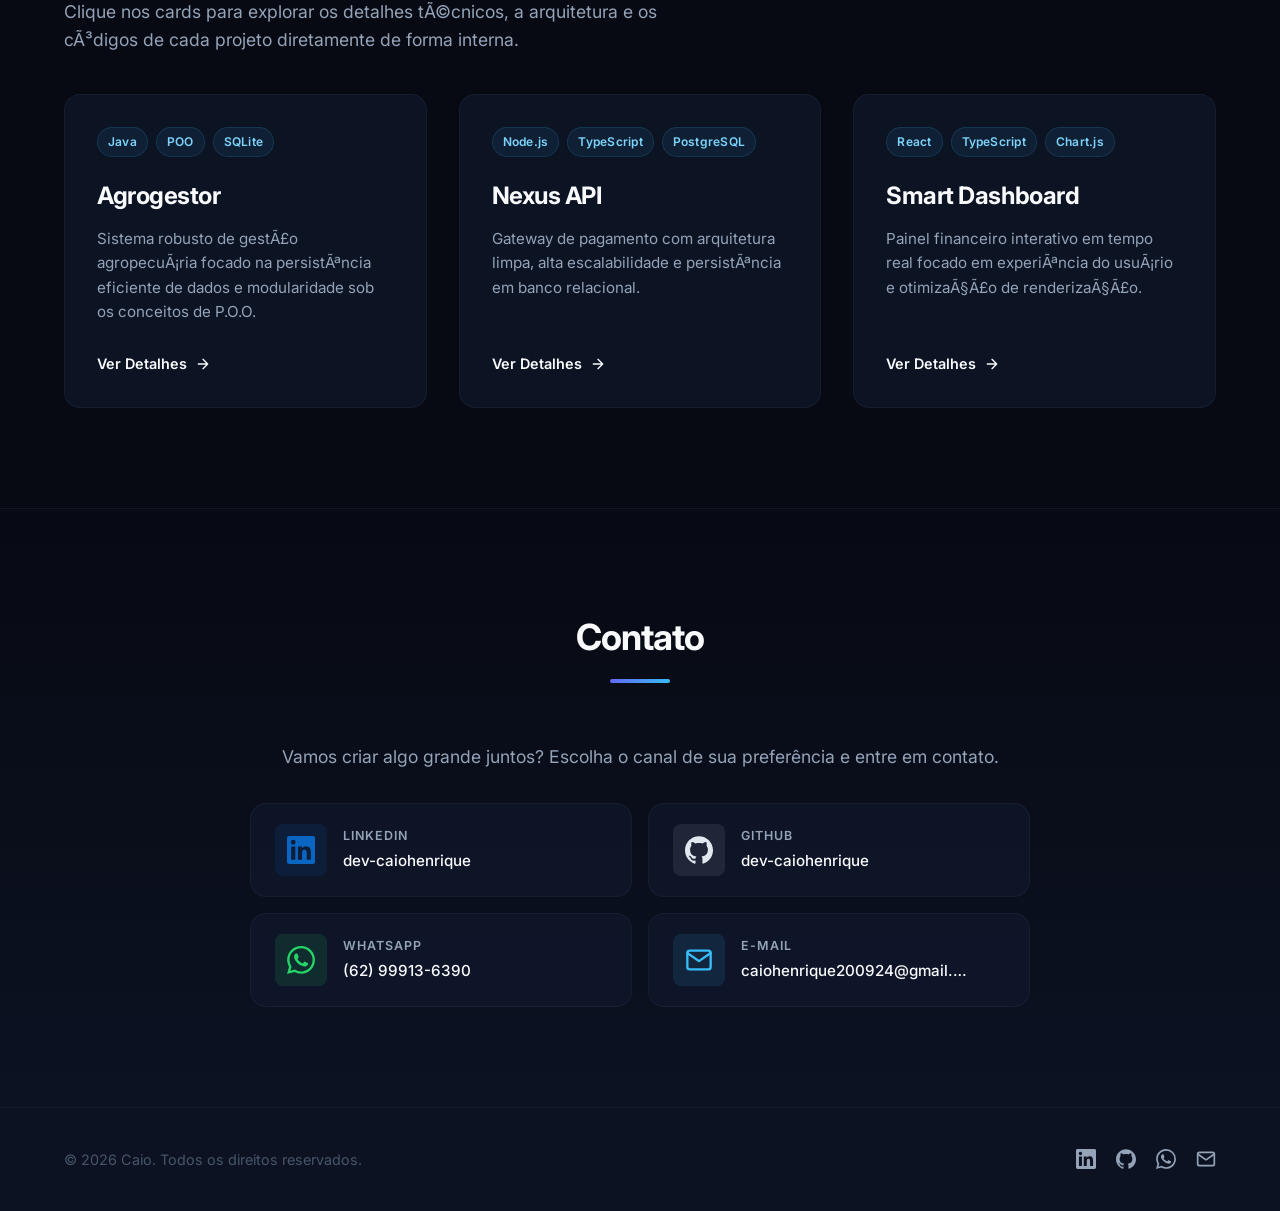
<file: Documents/portifolio/index.html>
<!DOCTYPE html>
<html lang="pt-BR">
<head>
    <meta charset="UTF-8">
    <meta name="viewport" content="width=device-width, initial-scale=1.0">
    <meta name="description" content="PortfÃ³lio de Caio - Desenvolvedor de Software. Estudante de ADS, especialista em criar soluÃ§Ãµes eficientes utilizando JavaScript, TypeScript, React e Java.">
    <meta name="author" content="Caio">
    <meta name="theme-color" content="#090D16">
    <title>Caio | Desenvolvedor de Software</title>
    
    <!-- Google Fonts: Inter -->
    <link rel="preconnect" href="https://fonts.googleapis.com">
    <link rel="preconnect" href="https://fonts.gstatic.com" crossorigin>
    <link href="https://fonts.googleapis.com/css2?family=Inter:wght@300;400;500;600;700;800&display=swap" rel="stylesheet">
    
    <!-- Stylesheet -->
    <link rel="stylesheet" href="style.css">
</head>
<body>

    <!-- Efeitos de Fundo Decorativos (Glow Effects) -->
    <div class="bg-glow bg-glow-1"></div>
    <div class="bg-glow bg-glow-2"></div>

    <!-- CabeÃ§alho / NavegaÃ§Ã£o -->
    <header class="header">
        <div class="container navbar">
            <a href="#" class="logo">Caio<span>.</span></a>

            <!-- Lado direito: links (desktop) + aÃ§Ãµes (tema + hamburguer) -->
            <div class="nav-right">
                <nav class="nav" id="primary-navigation">
                    <ul class="nav-list">
                        <li><a href="#inicio" class="nav-link active">InÃ­cio</a></li>
                        <li><a href="#sobre" class="nav-link">Sobre Mim</a></li>
                        <li><a href="#habilidades" class="nav-link">Habilidades</a></li>
                        <li><a href="#projetos" class="nav-link">Projetos</a></li>
                        <li><a href="#contato" class="nav-link">Contato</a></li>
                    </ul>
                </nav>
                <div class="nav-actions">
                    <!-- BotÃ£o de tema: sempre visÃ­vel -->
                    <button class="theme-toggle" id="theme-toggle-btn" aria-label="Alternar tema claro/escuro" title="Alternar tema">
                        <svg class="icon-moon" xmlns="http://www.w3.org/2000/svg" width="18" height="18" viewBox="0 0 24 24" fill="none" stroke="currentColor" stroke-width="2" stroke-linecap="round" stroke-linejoin="round">
                            <path d="M21 12.79A9 9 0 1 1 11.21 3 7 7 0 0 0 21 12.79z"/>
                        </svg>
                        <svg class="icon-sun" xmlns="http://www.w3.org/2000/svg" width="18" height="18" viewBox="0 0 24 24" fill="none" stroke="currentColor" stroke-width="2" stroke-linecap="round" stroke-linejoin="round">
                            <circle cx="12" cy="12" r="5"/>
                            <line x1="12" y1="1" x2="12" y2="3"/>
                            <line x1="12" y1="21" x2="12" y2="23"/>
                            <line x1="4.22" y1="4.22" x2="5.64" y2="5.64"/>
                            <line x1="18.36" y1="18.36" x2="19.78" y2="19.78"/>
                            <line x1="1" y1="12" x2="3" y2="12"/>
                            <line x1="21" y1="12" x2="23" y2="12"/>
                            <line x1="4.22" y1="19.78" x2="5.64" y2="18.36"/>
                            <line x1="18.36" y1="5.64" x2="19.78" y2="4.22"/>
                        </svg>
                    </button>
                    <!-- Hamburguer: visÃ­vel sÃ³ no mobile -->
                    <button class="mobile-nav-toggle" aria-label="Abrir menu" aria-controls="primary-navigation" aria-expanded="false">
                        <span class="hamburger"></span>
                    </button>
                </div>
            </div>
        </div>
    </header>




    <main>
        <!-- Hero Section -->
        <section id="inicio" class="hero-section">
            <div class="container hero-container">
                <div class="hero-content">
                    <p class="hero-tagline">OlÃ¡, eu sou</p>
                    <h1 class="hero-title">Caio</h1>
                    <p class="hero-subtitle">Desenvolvedor de Software | Criando soluÃ§Ãµes atravÃ©s do cÃ³digo.</p>
                    <div class="hero-actions">
                        <a href="#projetos" class="btn btn-primary">ConheÃ§a meu trabalho</a>
                    </div>
                </div>

                <!-- Foto de Perfil -->
                <div class="hero-photo-wrapper">
                    <div class="hero-photo-glow"></div>
                    <div class="hero-photo-ring">
                        <img src="caio-profile.jpg" alt="Foto de Caio" class="hero-photo" />
                        <div class="hero-photo-overlay"></div>
                    </div>
                </div>
            </div>
            <div class="hero-scroll-indicator">
                <a href="#sobre" aria-label="Rolar para a seÃ§Ã£o sobre mim">
                    <svg class="scroll-arrow" viewBox="0 0 24 24" fill="none" xmlns="http://www.w3.org/2000/svg">
                        <path d="M12 5V19M12 19L5 12M12 19L19 12" stroke="currentColor" stroke-width="2" stroke-linecap="round" stroke-linejoin="round"/>
                    </svg>
                </a>
            </div>
        </section>

        <!-- Sobre Mim Section -->
        <section id="sobre" class="section sobre-section">
            <div class="container">
                <div class="section-header">
                    <h2 class="section-title">Sobre Mim</h2>
                    <div class="section-divider"></div>
                </div>
                <div class="about-grid">
                    <div class="about-text-card">
                        <p class="about-paragraph">
                            Sou estudante do 5Âº perÃ­odo de <strong>AnÃ¡lise e Desenvolvimento de Sistemas (ADS)</strong>, residente na regiÃ£o de <strong>GoiÃ¢nia / Aparecida de GoiÃ¢nia</strong>. Minha paixÃ£o pela tecnologia reside em traduzir problemas complexos do mundo real em soluÃ§Ãµes eficientes, limpas e escalÃ¡veis atravÃ©s do cÃ³digo.
                        </p>
                        <p class="about-paragraph">
                            Gosto de construir projetos do zero, vivenciando todo o processo de desenvolvimento â€” desde a concepÃ§Ã£o da arquitetura lÃ³gica atÃ© a persistÃªncia de dados e otimizaÃ§Ã£o. Estou constantemente explorando novas ferramentas e prÃ¡ticas para elevar a qualidade do meu cÃ³digo.
                        </p>
                    </div>
                    
                    <div class="about-info-sidebar">
                        <div class="info-item">
                            <span class="info-icon">
                                <svg width="20" height="20" viewBox="0 0 24 24" fill="none" stroke="currentColor" stroke-width="2" stroke-linecap="round" stroke-linejoin="round"><path d="M22 10v6M2 10l10-5 10 5-10 5z"/><path d="M6 12v5c0 2 2 3 6 3s6-1 6-3v-5"/></svg>
                            </span>
                            <div class="info-content">
                                <span class="info-label">FormaÃ§Ã£o</span>
                                <span class="info-val">AnÃ¡lise e Des. de Sistemas (5Âº PerÃ­odo)</span>
                            </div>
                        </div>
                        <div class="info-item">
                            <span class="info-icon">
                                <svg width="20" height="20" viewBox="0 0 24 24" fill="none" stroke="currentColor" stroke-width="2" stroke-linecap="round" stroke-linejoin="round"><path d="M21 10c0 7-9 13-9 13s-9-6-9-13a9 9 0 0 1 18 0z"/><circle cx="12" cy="10" r="3"/></svg>
                            </span>
                            <div class="info-content">
                                <span class="info-label">LocalizaÃ§Ã£o</span>
                                <span class="info-val">GoiÃ¢nia / Aparecida de GoiÃ¢nia - GO</span>
                            </div>
                        </div>
                        <div class="info-item">
                            <span class="info-icon">
                                <svg width="20" height="20" viewBox="0 0 24 24" fill="none" stroke="currentColor" stroke-width="2" stroke-linecap="round" stroke-linejoin="round"><path d="M12 2v20M17 5H9.5a3.5 3.5 0 0 0 0 7h5a3.5 3.5 0 0 1 0 7H6"/></svg>
                            </span>
                            <div class="info-content">
                                <span class="info-label">Foco de AtuaÃ§Ã£o</span>
                                <span class="info-val">Desenvolvimento Clean & SoluÃ§Ãµes Eficientes</span>
                            </div>
                        </div>
                    </div>
                </div>
            </div>
        </section>

        <!-- Habilidades Section -->
        <section id="habilidades" class="section habilidades-section">
            <div class="container">
                <div class="section-header">
                    <h2 class="section-title">Minhas Ferramentas</h2>
                    <div class="section-divider"></div>
                </div>
                
                <div class="skills-wrapper">

                    <!-- Categoria 1: Linguagens -->
                    <div class="skills-category">
                        <h3 class="skills-category-title">Linguagens</h3>
                        <div class="skills-grid">
                            <div class="skill-card" data-tech="html">
                                <div class="skill-header">
                                    <svg class="skill-icon" viewBox="0 0 24 24" fill="currentColor"><path d="M1.5 0h21l-1.91 21.563L11.977 24l-8.565-2.438L1.5 0zm7.031 9.75l-.232-2.718 10.059.003.23-2.622L5.412 4.41l.698 8.01h9.126l-.326 3.426-2.91.804-2.955-.81-.188-2.11H6.248l.33 4.171L12 19.351l5.379-1.443.744-8.157H8.531z"/></svg>
                                    <span class="skill-name">HTML</span>
                                </div>
                                <p class="skill-desc">Sem&#226;ntica, acessibilidade e estrutura s&#243;lida de documentos web.</p>
                            </div>
                            <div class="skill-card" data-tech="css">
                                <div class="skill-header">
                                    <svg class="skill-icon" viewBox="0 0 24 24" fill="currentColor"><path d="M1.5 0h21l-1.91 21.563L11.977 24l-8.564-2.438L1.5 0zm17.09 4.413L5.41 4.41l.213 2.622 10.125.002-.255 2.716h-6.64l.24 2.573h6.182l-.366 3.523-2.91.804-2.956-.81-.188-2.11h-2.61l.29 3.855L12 19.288l5.373-1.53L18.59 4.414z"/></svg>
                                    <span class="skill-name">CSS</span>
                                </div>
                                <p class="skill-desc">Layouts responsivos, anima&#231;&#245;es, Flexbox e Grid modernos.</p>
                            </div>
                            <div class="skill-card" data-tech="javascript">
                                <div class="skill-header">
                                    <svg class="skill-icon" viewBox="0 0 24 24" fill="currentColor"><path d="M3 3h18v18H3V3zm15.625 15.65c.57-.348.97-.938.97-1.908 0-1.748-1.39-2.098-2.61-2.588-.89-.36-1.25-.63-1.25-1.12 0-.46.39-.77.94-.77.58 0 .91.24 1.15.62l1.45-.92c-.44-.75-1.18-1.25-2.08-1.33v-1.68h-1.63v1.68c-1.42.11-2.28 1.02-2.28 2.22 0 1.62 1.25 2.07 2.45 2.53.94.36 1.41.67 1.41 1.25 0 .54-.51.87-1.14.87-.8 0-1.29-.44-1.57-1.01l-1.5.87c.43.91 1.34 1.61 2.37 1.76v1.69h1.63v-1.68c1.37-.1 2.47-.94 2.47-2.12z"/></svg>
                                    <span class="skill-name">JavaScript</span>
                                </div>
                                <p class="skill-desc">Programa&#231;&#227;o ass&#237;ncrona, manipula&#231;&#227;o do DOM e ES6+.</p>
                            </div>
                            <div class="skill-card" data-tech="typescript">
                                <div class="skill-header">
                                    <svg class="skill-icon" viewBox="0 0 24 24" fill="currentColor"><path d="M3 3h18v18H3V3zm10.74 15.75c1.11 0 1.94-.36 2.54-.99.59-.64.89-1.56.89-2.78V10.5h-1.89v4.55c0 .7-.14 1.2-.42 1.49-.27.29-.7.44-1.29.44-.56 0-.98-.14-1.26-.41-.28-.27-.42-.77-.42-1.51V10.5h-1.92v5c0 1.22.31 2.14.93 2.76.62.62 1.58.94 2.88.94zm5.885-3.03c.57-.348.97-.938.97-1.908 0-1.748-1.39-2.098-2.61-2.588-.89-.36-1.25-.63-1.25-1.12 0-.46.39-.77.94-.77.58 0 .91.24 1.15.62l1.45-.92c-.44-.75-1.18-1.25-2.08-1.33v-1.68h-1.63v1.68c-1.42.11-2.28 1.02-2.28 2.22 0 1.62 1.25 2.07 2.45 2.53.94.36 1.41.67 1.41 1.25 0 .54-.51.87-1.14.87-.8 0-1.29-.44-1.57-1.01l-1.5.87c.43.91 1.34 1.61 2.37 1.76v1.69h1.63v-1.68c1.37-.1 2.47-.94 2.47-2.12z"/></svg>
                                    <span class="skill-name">TypeScript</span>
                                </div>
                                <p class="skill-desc">Tipagem est&#225;tica, interfaces e seguran&#231;a em tempo de compila&#231;&#227;o.</p>
                            </div>
                            <div class="skill-card" data-tech="java">
                                <div class="skill-header">
                                    <svg class="skill-icon" viewBox="0 0 24 24" fill="currentColor"><path d="M1.385 17.587c.21.33.63.468.96.257 2.052-1.306 4.767-1.996 7.646-1.942 2.822.054 5.372.84 7.18 2.215.344.263.834.195 1.096-.15.263-.344.195-.834-.15-1.096-2.072-1.576-4.945-2.477-8.13-2.538-3.218-.061-6.28.712-8.545 2.152-.33.21-.468.63-.257.96.002.001.002.001.002.002zm1.614-2.833c.316.23.76.155.99-.16.892-1.223 2.378-2.207 4.183-2.77 1.83-.573 3.902-.756 5.836-.516 3.65.454 6.368 2.32 6.516 2.422.338.232.802.146 1.034-.192s.146-.802-.192-1.034c-.23-.158-3.24-2.228-7.25-2.727-2.174-.27-4.516-.062-6.592.588-2.046.64-3.774 1.777-4.808 3.195-.23.315-.155.76.16.99.001.001.002.002.002.002zm-1.025-2.923c.365.138.775-.05 1.003-.393.308-.465.733-.902 1.258-1.295 1.488-1.11 3.864-1.745 6.685-1.787 2.766-.04 5.178.502 7.172 1.614.34.19.774.07 1.006-.242s.12-.76-.242-1.006c-2.26-1.26-5.01-1.874-8.03-1.83-3.136.046-5.836.76-7.55 2.04-.633.473-1.144 1.002-1.52 1.57-.215.326-.145.753.18.99.008.006.015.012.023.018v.021zm10.742-9.673c-.062.247-.075.49-.04.723.11.728.847 1.22 1.644 1.1 1.25-.19 1.758-1.39 1.054-2.13-.54-.567-1.71-.898-2.658.307zm-1.385-1.42c-.064.246-.076.49-.04.72.112.73.847 1.223 1.645 1.103 1.25-.19 1.756-1.39 1.053-2.132-.542-.566-1.71-.897-2.658.309z"/></svg>
                                    <span class="skill-name">Java</span>
                                </div>
                                <p class="skill-desc">Estruturas robustas de back-end, concorr&#234;ncia e tipos.</p>
                            </div>
                            <div class="skill-card" data-tech="nodejs">
                                <div class="skill-header">
                                    <svg class="skill-icon" viewBox="0 0 24 24" fill="currentColor"><path d="M11.998 1.01a1.06 1.06 0 0 0-.53.141L2.57 6.317A1.061 1.061 0 0 0 2.04 7.23v9.539c0 .378.201.728.53.918l8.898 5.165a1.062 1.062 0 0 0 1.06 0l8.899-5.165a1.06 1.06 0 0 0 .53-.918V7.23a1.06 1.06 0 0 0-.53-.913L12.528 1.15a1.06 1.06 0 0 0-.53-.14zm-.001 1.77 7.962 4.621v9.198l-7.962 4.62-7.96-4.62V7.4l7.96-4.62zm-.88 3.735v7.445l2.067-1.194V9.316l2.067-1.194V13.76l-6.2 3.582V6.322l2.067 1.193z"/></svg>
                                    <span class="skill-name">Node.js</span>
                                </div>
                                <p class="skill-desc">Runtime JavaScript no servidor, APIs RESTful e arquitetura event-driven.</p>
                            </div>
                        </div>
                    </div>

                    <!-- Categoria 2: Frameworks e Libs -->
                    <div class="skills-category">
                        <h3 class="skills-category-title">Frameworks &amp; Libs</h3>
                        <div class="skills-grid">
                            <div class="skill-card" data-tech="react">
                                <div class="skill-header">
                                    <svg class="skill-icon" viewBox="0 0 24 24" fill="currentColor"><path d="M24 10.652c0-.521-.351-.973-.865-1.112-2.395-.65-4.887-1.007-7.466-1.062 1.066-2.25 2.274-4.526 3.652-6.732.29-.463.228-1.077-.149-1.47-.377-.393-.974-.469-1.438-.178-2.13 1.335-4.321 2.923-6.508 4.71-2.188-1.787-4.379-3.375-6.508-4.71-.465-.291-1.061-.215-1.439.178-.377.393-.438 1.007-.149 1.47 1.378 2.206 2.586 4.482 3.652 6.732-2.58.055-5.072.412-7.467 1.062-.514.139-.865.591-.865 1.112 0 .521.351.973.865 1.112 2.395.65 4.887 1.007 7.466 1.062-1.066 2.25-2.274 4.526-3.652 6.732-.29.463-.228 1.077.149 1.47.377.393.974.469 1.438.178 2.13-1.335 4.32-2.923 6.508-4.71 2.188 1.787 4.378 3.375 6.508 4.71.465.291 1.061.215 1.439-.178.377-.393.438-1.007.149-1.47-1.378-2.206-2.586-4.482-3.652-6.732 2.58-.055 5.072-.412 7.467-1.062.514-.139.865-.591.865-1.112zM12 14c-1.105 0-2-.895-2-2s.895-2 2-2 2 .895 2 2-.895 2-2 2z"/></svg>
                                    <span class="skill-name">React</span>
                                </div>
                                <p class="skill-desc">Constru&#231;&#227;o de SPAs modernas, hooks, estados e componentiza&#231;&#227;o.</p>
                            </div>
                            <div class="skill-card" data-tech="angular">
                                <div class="skill-header">
                                    <svg class="skill-icon" viewBox="0 0 24 24" fill="currentColor"><path d="M9.931 12.645h4.138l-2.07-4.908m0-7.737L.68 3.982l1.726 14.771L12 24l9.596-5.247L23.32 3.982 12 .006zm10.064 18.658l-10.064 5.51-10.064-5.51-1.49-12.872L12 1.724l11.554 4.058-1.49 12.872z"/></svg>
                                    <span class="skill-name">Angular</span>
                                </div>
                                <p class="skill-desc">Framework SPA completo com RxJS, inje&#231;&#227;o de depend&#234;ncia e m&#243;dulos.</p>
                            </div>
                            <div class="skill-card" data-tech="tailwind">
                                <div class="skill-header">
                                    <svg class="skill-icon" viewBox="0 0 24 24" fill="currentColor"><path d="M12.001 4.8c-3.2 0-5.2 1.6-6 4.8 1.2-1.6 2.6-2.2 4.2-1.8.913.228 1.565.89 2.288 1.624C13.666 10.618 15.027 12 18.001 12c3.2 0 5.2-1.6 6-4.8-1.2 1.6-2.6 2.2-4.2 1.8-.913-.228-1.565-.89-2.288-1.624C16.337 6.182 14.976 4.8 12.001 4.8zm-6 7.2c-3.2 0-5.2 1.6-6 4.8 1.2-1.6 2.6-2.2 4.2-1.8.913.228 1.565.89 2.288 1.624 1.177 1.194 2.538 2.576 5.512 2.576 3.2 0 5.2-1.6 6-4.8-1.2 1.6-2.6 2.2-4.2 1.8-.913-.228-1.565-.89-2.288-1.624C10.337 13.382 8.976 12 6.001 12z"/></svg>
                                    <span class="skill-name">Tailwind CSS</span>
                                </div>
                                <p class="skill-desc">Estiliza&#231;&#227;o utility-first, design systems e prototipagem r&#225;pida.</p>
                            </div>
                        </div>
                    </div>

                    <!-- Categoria 3: Conceitos e Versionamento -->
                    <div class="skills-category">
                        <h3 class="skills-category-title">Conceitos &amp; Versionamento</h3>
                        <div class="skills-grid">
                            <div class="skill-card" data-tech="poo">
                                <div class="skill-header">
                                    <svg class="skill-icon" viewBox="0 0 24 24" fill="none" stroke="currentColor" stroke-width="2" stroke-linecap="round" stroke-linejoin="round"><rect x="3" y="3" width="7" height="7"/><rect x="14" y="3" width="7" height="7"/><rect x="14" y="14" width="7" height="7"/><rect x="3" y="14" width="7" height="7"/></svg>
                                    <span class="skill-name">P.O.O.</span>
                                </div>
                                <p class="skill-desc">Encapsulamento, heran&#231;a, polimorfismo e design patterns s&#243;lidos.</p>
                            </div>
                            <div class="skill-card" data-tech="git">
                                <div class="skill-header">
                                    <svg class="skill-icon" viewBox="0 0 24 24" fill="currentColor"><path d="M2.6 10.5l8.9-8.9c.8-.8 2.1-.8 2.9 0l2.8 2.8-2.9 2.9c-.4-.2-.8-.3-1.3-.3-.8 0-1.5.4-1.9 1.1l-2.7-1c-.1-.7-.6-1.2-1.3-1.2-.8 0-1.5.7-1.5 1.5s.7 1.5 1.5 1.5c.7 0 1.2-.5 1.3-1.1l2.7 1c0 .2 0 .4.1.5l-1.6 2.7c-.5-.3-1.1-.4-1.7-.2-.8.3-1.3 1.1-1.3 1.9 0 1.1.9 2 2 2s2-.9 2-2c0-.5-.2-1-.5-1.3l1.7-2.7c.4.2.8.3 1.3.3.8 0 1.5-.4 1.9-1l2.9 2.9c-.2.4-.3.8-.3 1.3 0 1.1.9 2 2 2s2-.9 2-2c0-.8-.5-1.5-1.2-1.8l-2.9-2.9 2.9-2.9c.8.8.8 2.1 0 2.9l-8.9 8.9c-.8.8-2.1.8-2.9 0l-8.9-8.9c-.8-.8-.8-2.1 0-2.9z"/></svg>
                                    <span class="skill-name">Git &amp; GitHub</span>
                                </div>
                                <p class="skill-desc">Controle de vers&#227;o, branching, pull requests e workflow colaborativo.</p>
                            </div>
                        </div>
                    </div>

                    <!-- Categoria 4: Ferramentas e Deploy -->
                    <div class="skills-category">
                        <h3 class="skills-category-title">Ferramentas &amp; Deploy</h3>
                        <div class="skills-grid">
                            <div class="skill-card" data-tech="maven">
                                <div class="skill-header">
                                    <svg class="skill-icon" viewBox="0 0 24 24" fill="currentColor"><path d="M12 0C5.373 0 0 5.373 0 12s5.373 12 12 12 12-5.373 12-12S18.627 0 12 0zm.75 4.5v6.31l3.97-3.97 1.06 1.06-4.5 4.5a.75.75 0 0 1-1.06 0l-4.5-4.5 1.06-1.06 3.97 3.97V4.5h1.5zm-6 9.75h10.5v1.5H6.75v-1.5zm1.5 3h7.5v1.5h-7.5v-1.5z"/></svg>
                                    <span class="skill-name">Maven</span>
                                </div>
                                <p class="skill-desc">Gerenciamento de depend&#234;ncias e build automatizado de projetos Java.</p>
                            </div>
                            <div class="skill-card" data-tech="vercel">
                                <div class="skill-header">
                                    <svg class="skill-icon" viewBox="0 0 24 24" fill="currentColor"><path d="M24 22.525H0l12-21.05 12 21.05z"/></svg>
                                    <span class="skill-name">Vercel</span>
                                </div>
                                <p class="skill-desc">Deploy cont&#237;nuo, edge functions e hospedagem de frontends modernos.</p>
                            </div>
                        </div>
                    </div>

                    <!-- Categoria 5: Banco de Dados -->
                    <div class="skills-category">
                        <h3 class="skills-category-title">Banco de Dados</h3>
                        <div class="skills-grid">
                            <div class="skill-card" data-tech="postgresql">
                                <div class="skill-header">
                                    <svg class="skill-icon" viewBox="0 0 24 24" fill="currentColor"><path d="M17.128 0a10.134 10.134 0 0 0-2.755.403l-.063.02A10.922 10.922 0 0 0 12.6.258C11.422.238 10.41.524 9.594 1 8.79.721 7.122.24 5.364.336 4.14.403 2.804.775 1.814 1.82.827 2.865.305 4.482.415 6.682c.03.607.191 1.727.49 3.083.3 1.357.706 2.85 1.265 4.063.56 1.213 1.32 2.26 2.38 2.73.66.291 1.83.425 2.83-.02l.02.069.042.138.063.204c-.678 1.81-1.28 3.49-1.165 5.13.115 1.64.975 3.18 2.73 4.085.67.345 1.388.526 2.102.546.714.02 1.42-.136 2.064-.428.55.04 1.138.064 1.764.064 3.7 0 6.943-.655 9.19-1.756 1.11-.55 1.986-1.2 2.578-1.96.594-.76.913-1.65.882-2.59-.024-.72-.25-1.35-.606-1.9.483-.76.749-1.71.749-2.855 0-.65-.066-1.29-.193-1.9.13-.14.25-.28.36-.43.98-1.32 1.596-3.054 1.596-5.457 0-1.223-.476-2.282-1.243-3.058C22.88.542 21.4 0 19.977 0c-.627 0-1.52.07-2.849 0z"/></svg>
                                    <span class="skill-name">PostgreSQL</span>
                                </div>
                                <p class="skill-desc">Banco relacional robusto, queries SQL avan&#231;adas, &#237;ndices e transa&#231;&#245;es.</p>
                            </div>
                            <div class="skill-card" data-tech="supabase">
                                <div class="skill-header">
                                    <svg class="skill-icon" viewBox="0 0 24 24" fill="currentColor"><path d="M11.9 1.036c-.015-.986-1.26-1.41-1.874-.637L.764 12.05C.199 12.768.753 13.805 1.676 13.805h7.98l.311 9.134c.015.987 1.26 1.41 1.874.638l9.261-11.652c.565-.717.011-1.754-.912-1.754h-7.98l-.31-9.135z"/></svg>
                                    <span class="skill-name">Supabase</span>
                                </div>
                                <p class="skill-desc">Backend-as-a-Service com PostgreSQL, autentica&#231;&#227;o, Storage e Realtime.</p>
                            </div>
                        </div>
                    </div>

                </div>
            </div>
        </section>

        <!-- Projetos Section -->
        <section id="projetos" class="section projetos-section">
            <div class="container">
                <div class="section-header">
                    <h2 class="section-title">Projetos em Destaque</h2>
                    <div class="section-divider"></div>
                </div>
                
                <p class="projects-intro">Clique nos cards para explorar os detalhes tÃ©cnicos, a arquitetura e os cÃ³digos de cada projeto diretamente de forma interna.</p>
                
                <div class="projects-grid">
                    <!-- Card 1: Agrogestor -->
                    <div class="project-card" data-project="agrogestor" tabindex="0">
                        <div class="project-card-glow"></div>
                        <div class="project-card-content">
                            <div class="project-tags">
                                <span class="project-tag">Java</span>
                                <span class="project-tag">POO</span>
                                <span class="project-tag">SQLite</span>
                            </div>
                            <h3 class="project-card-title">Agrogestor</h3>
                            <p class="project-card-desc">Sistema robusto de gestÃ£o agropecuÃ¡ria focado na persistÃªncia eficiente de dados e modularidade sob os conceitos de P.O.O.</p>
                            <span class="project-card-more">
                                Ver Detalhes 
                                <svg width="16" height="16" viewBox="0 0 24 24" fill="none" stroke="currentColor" stroke-width="2" stroke-linecap="round" stroke-linejoin="round"><path d="M5 12h14M12 5l7 7-7 7"/></svg>
                            </span>
                        </div>
                    </div>
                    
                    <!-- Card 2: Placeholder 1 (Nexus API) -->
                    <div class="project-card" data-project="nexus-api" tabindex="0">
                        <div class="project-card-glow"></div>
                        <div class="project-card-content">
                            <div class="project-tags">
                                <span class="project-tag">Node.js</span>
                                <span class="project-tag">TypeScript</span>
                                <span class="project-tag">PostgreSQL</span>
                            </div>
                            <h3 class="project-card-title">Nexus API</h3>
                            <p class="project-card-desc">Gateway de pagamento com arquitetura limpa, alta escalabilidade e persistÃªncia em banco relacional.</p>
                            <span class="project-card-more">
                                Ver Detalhes 
                                <svg width="16" height="16" viewBox="0 0 24 24" fill="none" stroke="currentColor" stroke-width="2" stroke-linecap="round" stroke-linejoin="round"><path d="M5 12h14M12 5l7 7-7 7"/></svg>
                            </span>
                        </div>
                    </div>
                    
                    <!-- Card 3: Placeholder 2 (Smart Dashboard) -->
                    <div class="project-card" data-project="smart-dashboard" tabindex="0">
                        <div class="project-card-glow"></div>
                        <div class="project-card-content">
                            <div class="project-tags">
                                <span class="project-tag">React</span>
                                <span class="project-tag">TypeScript</span>
                                <span class="project-tag">Chart.js</span>
                            </div>
                            <h3 class="project-card-title">Smart Dashboard</h3>
                            <p class="project-card-desc">Painel financeiro interativo em tempo real focado em experiÃªncia do usuÃ¡rio e otimizaÃ§Ã£o de renderizaÃ§Ã£o.</p>
                            <span class="project-card-more">
                                Ver Detalhes 
                                <svg width="16" height="16" viewBox="0 0 24 24" fill="none" stroke="currentColor" stroke-width="2" stroke-linecap="round" stroke-linejoin="round"><path d="M5 12h14M12 5l7 7-7 7"/></svg>
                            </span>
                        </div>
                    </div>
                </div>
            </div>
        </section>

        <!-- Contato Section -->
        <section id="contato" class="section contato-section">
            <div class="container contato-container">
                <div class="section-header center">
                    <h2 class="section-title">Contato</h2>
                    <div class="section-divider center"></div>
                </div>

                <p class="contato-text">Vamos criar algo grande juntos? Escolha o canal de sua prefer&ecirc;ncia e entre em contato.</p>

                <!-- Grade de Bot&otilde;es de Contato -->
                <div class="contato-grid">

                    <!-- LinkedIn -->
                    <a href="https://www.linkedin.com/in/dev-caiohenrique" target="_blank" rel="noopener noreferrer" class="contato-card" id="contato-linkedin" aria-label="LinkedIn">
                        <div class="contato-card-icon" style="background: rgba(10,102,194,0.12); color: #0a66c2;">
                            <svg width="28" height="28" viewBox="0 0 24 24" fill="currentColor"><path d="M20.447 20.452h-3.554v-5.569c0-1.328-.027-3.037-1.852-3.037-1.853 0-2.136 1.445-2.136 2.939v5.667H9.351V9h3.414v1.561h.046c.477-.9 1.637-1.85 3.37-1.85 3.601 0 4.267 2.37 4.267 5.455v6.286zM5.337 7.433a2.062 2.062 0 0 1-2.063-2.065 2.064 2.064 0 1 1 2.063 2.065zm1.782 13.019H3.555V9h3.564v11.452zM22.225 0H1.771C.792 0 0 .774 0 1.729v20.542C0 23.227.792 24 1.771 24h20.451C23.2 24 24 23.227 24 22.271V1.729C24 .774 23.2 0 22.222 0h.003z"/></svg>
                        </div>
                        <div class="contato-card-info">
                            <span class="contato-card-label">LinkedIn</span>
                            <span class="contato-card-value">dev-caiohenrique</span>
                        </div>
                        <svg class="contato-card-arrow" width="16" height="16" viewBox="0 0 24 24" fill="none" stroke="currentColor" stroke-width="2"><path d="M7 17L17 7M17 7H7M17 7v10"/></svg>
                    </a>

                    <!-- GitHub -->
                    <a href="https://github.com/dev-caiohenrique" target="_blank" rel="noopener noreferrer" class="contato-card" id="contato-github" aria-label="GitHub">
                        <div class="contato-card-icon" style="background: rgba(240,246,252,0.08); color: #e2e8f0;">
                            <svg width="28" height="28" viewBox="0 0 24 24" fill="currentColor"><path d="M12 .297c-6.63 0-12 5.373-12 12 0 5.303 3.438 9.8 8.205 11.385.6.113.82-.258.82-.577 0-.285-.01-1.04-.015-2.04-3.338.724-4.042-1.61-4.042-1.61C4.422 18.07 3.633 17.7 3.633 17.7c-1.087-.744.084-.729.084-.729 1.205.084 1.838 1.236 1.838 1.236 1.07 1.835 2.809 1.305 3.495.998.108-.776.417-1.305.76-1.605-2.665-.3-5.466-1.332-5.466-5.93 0-1.31.465-2.38 1.235-3.22-.135-.303-.54-1.523.105-3.176 0 0 1.005-.322 3.3 1.23.96-.267 1.98-.399 3-.405 1.02.006 2.04.138 3 .405 2.28-1.552 3.285-1.23 3.285-1.23.645 1.653.24 2.873.12 3.176.765.84 1.23 1.91 1.23 3.22 0 4.61-2.805 5.625-5.475 5.92.42.36.81 1.096.81 2.22 0 1.606-.015 2.896-.015 3.286 0 .315.21.69.825.57C20.565 22.092 24 17.592 24 12.297c0-6.627-5.373-12-12-12"/></svg>
                        </div>
                        <div class="contato-card-info">
                            <span class="contato-card-label">GitHub</span>
                            <span class="contato-card-value">dev-caiohenrique</span>
                        </div>
                        <svg class="contato-card-arrow" width="16" height="16" viewBox="0 0 24 24" fill="none" stroke="currentColor" stroke-width="2"><path d="M7 17L17 7M17 7H7M17 7v10"/></svg>
                    </a>

                    <!-- WhatsApp -->
                    <a href="https://wa.me/5562999136390" target="_blank" rel="noopener noreferrer" class="contato-card" id="contato-whatsapp" aria-label="WhatsApp">
                        <div class="contato-card-icon" style="background: rgba(37,211,102,0.12); color: #25d366;">
                            <svg width="28" height="28" viewBox="0 0 24 24" fill="currentColor"><path d="M17.472 14.382c-.297-.149-1.758-.867-2.03-.967-.273-.099-.471-.148-.67.15-.197.297-.767.966-.94 1.164-.173.199-.347.223-.644.075-.297-.15-1.255-.463-2.39-1.475-.883-.788-1.48-1.761-1.653-2.059-.173-.297-.018-.458.13-.606.134-.133.298-.347.446-.52.149-.174.198-.298.298-.497.099-.198.05-.371-.025-.52-.075-.149-.669-1.612-.916-2.207-.242-.579-.487-.5-.669-.51-.173-.008-.371-.01-.57-.01-.198 0-.52.074-.792.372-.272.297-1.04 1.016-1.04 2.479 0 1.462 1.065 2.875 1.213 3.074.149.198 2.096 3.2 5.077 4.487.709.306 1.262.489 1.694.625.712.227 1.36.195 1.871.118.571-.085 1.758-.719 2.006-1.413.248-.694.248-1.289.173-1.413-.074-.124-.272-.198-.57-.347m-5.421 7.403h-.004a9.87 9.87 0 0 1-5.031-1.378l-.361-.214-3.741.982.998-3.648-.235-.374a9.86 9.86 0 0 1-1.51-5.26c.001-5.45 4.436-9.884 9.888-9.884 2.64 0 5.122 1.03 6.988 2.898a9.825 9.825 0 0 1 2.893 6.994c-.003 5.45-4.437 9.884-9.885 9.884m8.413-18.297A11.815 11.815 0 0 0 12.05 0C5.495 0 .16 5.335.157 11.892c0 2.096.547 4.142 1.588 5.945L.057 24l6.305-1.654a11.882 11.882 0 0 0 5.683 1.448h.005c6.554 0 11.89-5.335 11.893-11.893a11.821 11.821 0 0 0-3.48-8.413Z"/></svg>
                        </div>
                        <div class="contato-card-info">
                            <span class="contato-card-label">WhatsApp</span>
                            <span class="contato-card-value">(62) 99913-6390</span>
                        </div>
                        <svg class="contato-card-arrow" width="16" height="16" viewBox="0 0 24 24" fill="none" stroke="currentColor" stroke-width="2"><path d="M7 17L17 7M17 7H7M17 7v10"/></svg>
                    </a>

                    <!-- Email -->
                    <a href="https://mail.google.com/mail/?view=cm&to=caiohenrique200924@gmail.com&su=Ol%C3%A1%2C%20vim%20pelo%20seu%20portf%C3%B3lio!" target="_blank" rel="noopener noreferrer" class="contato-card" id="contato-email" aria-label="E-mail">
                        <div class="contato-card-icon" style="background: rgba(56,189,248,0.1); color: #38bdf8;">
                            <svg width="28" height="28" viewBox="0 0 24 24" fill="none" stroke="currentColor" stroke-width="2" stroke-linecap="round" stroke-linejoin="round"><path d="M4 4h16c1.1 0 2 .9 2 2v12c0 1.1-.9 2-2 2H4c-1.1 0-2-.9-2-2V6c0-1.1.9-2 2-2z"/><polyline points="22,6 12,13 2,6"/></svg>
                        </div>
                        <div class="contato-card-info">
                            <span class="contato-card-label">E-mail</span>
                            <span class="contato-card-value">caiohenrique200924@gmail.com</span>
                        </div>
                        <svg class="contato-card-arrow" width="16" height="16" viewBox="0 0 24 24" fill="none" stroke="currentColor" stroke-width="2"><path d="M7 17L17 7M17 7H7M17 7v10"/></svg>
                    </a>

                </div>
            </div>
        </section>
    </main>

    <!-- RodapÃ© -->
    <footer class="footer">
        <div class="container footer-content">
            <p class="copyright">&copy; 2026 Caio. Todos os direitos reservados.</p>
            <div class="social-links">
                <a href="https://www.linkedin.com/in/dev-caiohenrique" target="_blank" rel="noopener noreferrer" aria-label="LinkedIn" title="LinkedIn">
                    <svg width="20" height="20" viewBox="0 0 24 24" fill="currentColor"><path d="M20.447 20.452h-3.554v-5.569c0-1.328-.027-3.037-1.852-3.037-1.853 0-2.136 1.445-2.136 2.939v5.667H9.351V9h3.414v1.561h.046c.477-.9 1.637-1.85 3.37-1.85 3.601 0 4.267 2.37 4.267 5.455v6.286zM5.337 7.433a2.062 2.062 0 0 1-2.063-2.065 2.064 2.064 0 1 1 2.063 2.065zm1.782 13.019H3.555V9h3.564v11.452zM22.225 0H1.771C.792 0 0 .774 0 1.729v20.542C0 23.227.792 24 1.771 24h20.451C23.2 24 24 23.227 24 22.271V1.729C24 .774 23.2 0 22.222 0h.003z"/></svg>
                </a>
                <a href="https://github.com/dev-caiohenrique" target="_blank" rel="noopener noreferrer" aria-label="GitHub" title="GitHub">
                    <svg width="20" height="20" viewBox="0 0 24 24" fill="currentColor"><path d="M12 .297c-6.63 0-12 5.373-12 12 0 5.303 3.438 9.8 8.205 11.385.6.113.82-.258.82-.577 0-.285-.01-1.04-.015-2.04-3.338.724-4.042-1.61-4.042-1.61C4.422 18.07 3.633 17.7 3.633 17.7c-1.087-.744.084-.729.084-.729 1.205.084 1.838 1.236 1.838 1.236 1.07 1.835 2.809 1.305 3.495.998.108-.776.417-1.305.76-1.605-2.665-.3-5.466-1.332-5.466-5.93 0-1.31.465-2.38 1.235-3.22-.135-.303-.54-1.523.105-3.176 0 0 1.005-.322 3.3 1.23.96-.267 1.98-.399 3-.405 1.02.006 2.04.138 3 .405 2.28-1.552 3.285-1.23 3.285-1.23.645 1.653.24 2.873.12 3.176.765.84 1.23 1.91 1.23 3.22 0 4.61-2.805 5.625-5.475 5.92.42.36.81 1.096.81 2.22 0 1.606-.015 2.896-.015 3.286 0 .315.21.69.825.57C20.565 22.092 24 17.592 24 12.297c0-6.627-5.373-12-12-12"/></svg>
                </a>
                <a href="https://wa.me/5562999136390" target="_blank" rel="noopener noreferrer" aria-label="WhatsApp" title="WhatsApp">
                    <svg width="20" height="20" viewBox="0 0 24 24" fill="currentColor"><path d="M17.472 14.382c-.297-.149-1.758-.867-2.03-.967-.273-.099-.471-.148-.67.15-.197.297-.767.966-.94 1.164-.173.199-.347.223-.644.075-.297-.15-1.255-.463-2.39-1.475-.883-.788-1.48-1.761-1.653-2.059-.173-.297-.018-.458.13-.606.134-.133.298-.347.446-.52.149-.174.198-.298.298-.497.099-.198.05-.371-.025-.52-.075-.149-.669-1.612-.916-2.207-.242-.579-.487-.5-.669-.51-.173-.008-.371-.01-.57-.01-.198 0-.52.074-.792.372-.272.297-1.04 1.016-1.04 2.479 0 1.462 1.065 2.875 1.213 3.074.149.198 2.096 3.2 5.077 4.487.709.306 1.262.489 1.694.625.712.227 1.36.195 1.871.118.571-.085 1.758-.719 2.006-1.413.248-.694.248-1.289.173-1.413-.074-.124-.272-.198-.57-.347m-5.421 7.403h-.004a9.87 9.87 0 0 1-5.031-1.378l-.361-.214-3.741.982.998-3.648-.235-.374a9.86 9.86 0 0 1-1.51-5.26c.001-5.45 4.436-9.884 9.888-9.884 2.64 0 5.122 1.03 6.988 2.898a9.825 9.825 0 0 1 2.893 6.994c-.003 5.45-4.437 9.884-9.885 9.884m8.413-18.297A11.815 11.815 0 0 0 12.05 0C5.495 0 .16 5.335.157 11.892c0 2.096.547 4.142 1.588 5.945L.057 24l6.305-1.654a11.882 11.882 0 0 0 5.683 1.448h.005c6.554 0 11.89-5.335 11.893-11.893a11.821 11.821 0 0 0-3.48-8.413Z"/></svg>
                </a>
                <a href="https://mail.google.com/mail/?view=cm&to=caiohenrique200924@gmail.com&su=Ol%C3%A1%2C%20vim%20pelo%20seu%20portf%C3%B3lio!" target="_blank" rel="noopener noreferrer" aria-label="E-mail" title="E-mail">
                    <svg width="20" height="20" viewBox="0 0 24 24" fill="none" stroke="currentColor" stroke-width="2" stroke-linecap="round" stroke-linejoin="round"><path d="M4 4h16c1.1 0 2 .9 2 2v12c0 1.1-.9 2-2 2H4c-1.1 0-2-.9-2-2V6c0-1.1.9-2 2-2z"/><polyline points="22,6 12,13 2,6"/></svg>
                </a>
            </div>
        </div>
    </footer>

    <!-- MODAL OVERLAY (Estrutura Ãºnica gerenciada dinamicamente via JS) -->
    <div class="modal-overlay" id="project-modal" aria-hidden="true" role="dialog">
        <div class="modal-wrapper">
            <button class="modal-close" aria-label="Fechar modal" id="modal-close-btn">&times;</button>
            <div class="modal-body">
                <!-- TÃ­tulo e Tags -->
                <div class="modal-meta">
                    <div class="modal-tags" id="modal-tags">
                        <!-- Gerado Dinamicamente -->
                    </div>
                    <h2 class="modal-title" id="modal-title">TÃ­tulo do Projeto</h2>
                </div>
                
                <!-- Interface do Modal: Painel de Abas -->
                <div class="modal-layout">
                    <!-- Abas de NavegaÃ§Ã£o (Esquerda/Topo) -->
                    <div class="modal-tabs">
                        <button class="tab-btn active" data-tab="visao-geral">VisÃ£o Geral</button>
                        <button class="tab-btn" data-tab="arquitetura">Arquitetura</button>
                        <button class="tab-btn" data-tab="codigo">Trecho de CÃ³digo</button>
                        <button class="tab-btn" data-tab="desafios">Desafios Resolvidos</button>
                    </div>
                    
                    <!-- ConteÃºdo das Abas (Direita/Base) -->
                    <div class="modal-tab-content">
                        <!-- Aba 1: VisÃ£o Geral -->
                        <div class="tab-pane active" id="tab-visao-geral">
                            <!-- Gerado via JS -->
                        </div>
                        
                        <!-- Aba 2: Arquitetura -->
                        <div class="tab-pane" id="tab-arquitetura">
                            <!-- Gerado via JS -->
                        </div>
                        
                        <!-- Aba 3: CÃ³digo -->
                        <div class="tab-pane" id="tab-codigo">
                            <!-- Gerado via JS -->
                        </div>
                        
                        <!-- Aba 4: Desafios -->
                        <div class="tab-pane" id="tab-desafios">
                            <!-- Gerado via JS -->
                        </div>
                    </div>
                </div>
            </div>
        </div>
    </div>

    <!-- Scripts -->
    <script src="script.js"></script>
</body>
</html>
</file>
<file: src/style.css>
/* ==========================================================================
   DESIGN SYSTEM & CUSTOM PROPERTIES
   ========================================================================== */
:root {
    /* Cores do Dark Mode Premium */
    --bg-primary: #070a13;
    --bg-secondary: #0c1222;
    --bg-card: rgba(18, 26, 47, 0.6);
    --bg-card-hover: rgba(28, 38, 65, 0.8);
    --border-color: rgba(30, 41, 59, 0.5);
    --border-color-hover: rgba(56, 189, 248, 0.4);
    
    /* Cores de Destaque e Gradientes */
    --accent: #38bdf8;
    --accent-light: #7dd3fc;
    --accent-gradient: linear-gradient(135deg, #6366f1 0%, #38bdf8 100%);
    --accent-glow: rgba(56, 189, 248, 0.15);
    
    /* Cores de Texto */
    --text-primary: #f8fafc;
    --text-secondary: #94a3b8;
    --text-muted: #475569;
    
    /* Tipografia */
    --font-family: 'Inter', sans-serif;
    
    /* Efeitos e Bordas */
    --radius-sm: 8px;
    --radius-md: 16px;
    --radius-lg: 24px;
    --shadow-sm: 0 4px 6px -1px rgba(0, 0, 0, 0.1), 0 2px 4px -1px rgba(0, 0, 0, 0.06);
    --shadow-md: 0 10px 15px -3px rgba(0, 0, 0, 0.3), 0 4px 6px -2px rgba(0, 0, 0, 0.05);
    --shadow-glow: 0 0 25px rgba(56, 189, 248, 0.15);
    
    /* Transições */
    --transition-fast: 0.2s cubic-bezier(0.4, 0, 0.2, 1);
    --transition-smooth: 0.4s cubic-bezier(0.16, 1, 0.3, 1);
}

/* ==========================================================================
   TEMA CLARO (LIGHT MODE)
   ========================================================================== */
:root.light-theme {
    /* Cores do Light Mode */
    --bg-primary: #f0f4fc;
    --bg-secondary: #e2e8f7;
    --bg-card: rgba(255, 255, 255, 0.75);
    --bg-card-hover: rgba(255, 255, 255, 0.95);
    --border-color: rgba(99, 125, 190, 0.18);
    --border-color-hover: rgba(56, 189, 248, 0.5);

    /* Cores de Destaque permanecem as mesmas */
    --accent: #2563eb;
    --accent-light: #3b82f6;
    --accent-gradient: linear-gradient(135deg, #6366f1 0%, #2563eb 100%);
    --accent-glow: rgba(37, 99, 235, 0.12);

    /* Cores de Texto */
    --text-primary: #0f172a;
    --text-secondary: #475569;
    --text-muted: #94a3b8;

    /* Sombras adaptadas ao fundo claro */
    --shadow-sm: 0 4px 6px -1px rgba(15, 23, 42, 0.07), 0 2px 4px -1px rgba(15, 23, 42, 0.04);
    --shadow-md: 0 10px 25px -3px rgba(15, 23, 42, 0.12), 0 4px 6px -2px rgba(15, 23, 42, 0.06);
    --shadow-glow: 0 0 25px rgba(37, 99, 235, 0.18);
}

/* Reset Geral */
*, *::before, *::after {
    box-sizing: border-box;
    margin: 0;
    padding: 0;
}

html {
    scroll-behavior: smooth;
    font-size: 16px;
}

body {
    background-color: var(--bg-primary);
    color: var(--text-primary);
    font-family: var(--font-family);
    line-height: 1.6;
    overflow-x: hidden;
    -webkit-font-smoothing: antialiased;
}

/* Ocultar barra de rolagem ao abrir modal */
body.modal-open {
    overflow: hidden;
}

/* Scrollbar Customizado */
::-webkit-scrollbar {
    width: 10px;
}

::-webkit-scrollbar-track {
    background: var(--bg-primary);
}

::-webkit-scrollbar-thumb {
    background: rgba(30, 41, 59, 0.8);
    border-radius: 5px;
    border: 2px solid var(--bg-primary);
}

::-webkit-scrollbar-thumb:hover {
    background: rgba(56, 189, 248, 0.5);
}

/* ==========================================================================
   ELEMENTOS DE DECORAÇÃO DE FUNDO (GLOW BUBBLES)
   ========================================================================== */
.bg-glow {
    position: absolute;
    width: 600px;
    height: 600px;
    border-radius: 50%;
    filter: blur(160px);
    z-index: -1;
    pointer-events: none;
    opacity: 0.15;
}

.bg-glow-1 {
    top: -100px;
    right: -100px;
    background: radial-gradient(circle, #6366f1 0%, transparent 70%);
}

.bg-glow-2 {
    top: 50%;
    left: -200px;
    background: radial-gradient(circle, #38bdf8 0%, transparent 70%);
}

/* ==========================================================================
   LAYOUT E UTILITY CLASSES
   ========================================================================== */
.container {
    width: 90%;
    max-width: 1200px;
    margin: 0 auto;
}

.section {
    padding: 100px 0;
    width: 100%;
    display: flex;
    flex-direction: column;
    align-items: center;
    justify-content: center;
}

.section-header {
    margin-bottom: 60px;
    text-align: center;
    display: flex;
    flex-direction: column;
    align-items: center;
    justify-content: center;
    width: 100%;
}

.section-header.center {
    text-align: center;
    display: flex;
    flex-direction: column;
    align-items: center;
}

.section-title {
    font-size: 2.25rem;
    font-weight: 700;
    letter-spacing: -0.025em;
    color: var(--text-primary);
    position: relative;
    display: inline-block;
}

.section-divider {
    width: 60px;
    height: 4px;
    background: var(--accent-gradient);
    border-radius: 2px;
    margin-top: 12px;
    margin-left: auto;
    margin-right: auto;
}

.section-divider.center {
    margin-left: auto;
    margin-right: auto;
}

/* Botões */
.btn {
    display: inline-flex;
    align-items: center;
    justify-content: center;
    padding: 12px 28px;
    font-family: var(--font-family);
    font-size: 0.95rem;
    font-weight: 500;
    border-radius: var(--radius-sm);
    text-decoration: none;
    transition: var(--transition-fast);
    cursor: pointer;
    border: none;
}

.btn-primary {
    background: var(--accent-gradient);
    color: #fff;
    box-shadow: 0 4px 14px rgba(99, 102, 241, 0.4);
    position: relative;
    overflow: hidden;
    z-index: 1;
}

.btn-primary::before {
    content: '';
    position: absolute;
    top: 0;
    left: 0;
    width: 100%;
    height: 100%;
    background: linear-gradient(135deg, #38bdf8 0%, #6366f1 100%);
    opacity: 0;
    z-index: -1;
    transition: var(--transition-fast);
}

.btn-primary:hover {
    transform: translateY(-2px);
    box-shadow: 0 6px 20px rgba(99, 102, 241, 0.6);
}

.btn-primary:hover::before {
    opacity: 1;
}

.btn-secondary {
    background: rgba(30, 41, 59, 0.5);
    color: var(--text-primary);
    border: 1px solid var(--border-color);
}

.btn-secondary:hover {
    background: rgba(30, 41, 59, 0.8);
    border-color: var(--accent);
    color: #fff;
}

/* ==========================================================================
   CABEÇALHO & NAVBAR (GLASSMORPHISM)
   ========================================================================== */
.header {
    position: fixed;
    top: 0;
    left: 0;
    width: 100%;
    height: 80px;
    z-index: 100;
    background: rgba(7, 10, 19, 0.7);
    backdrop-filter: blur(12px) saturate(180%);
    border-bottom: 1px solid rgba(255, 255, 255, 0.05);
    display: flex;
    align-items: center;
    transition: var(--transition-fast);
}

.navbar {
    display: flex;
    justify-content: space-between;
    align-items: center;
}

/* Agrupa o botão de tema + hamburguer — SEMPRE visível */
.nav-actions {
    display: flex;
    align-items: center;
    gap: 16px;
    z-index: 110;
}

/* Wrapper do lado direito da navbar: links + botões */
.nav-right {
    display: flex;
    align-items: center;
    gap: 28px;
}

/* No desktop: nav é exibido normalmente dentro de .nav-right */

/* ==========================================================================
   BOTÃO DE ALTERNÂNCIA DE TEMA
   ========================================================================== */
.theme-toggle {
    display: flex !important;
    align-items: center;
    justify-content: center;
    width: 38px;
    height: 38px;
    border-radius: 50%;
    border: 1px solid var(--border-color);
    background: var(--bg-card);
    backdrop-filter: blur(8px);
    color: var(--text-secondary);
    cursor: pointer;
    transition: var(--transition-fast);
    position: relative;
    overflow: hidden;
    flex-shrink: 0;
}

.theme-toggle:hover {
    border-color: var(--accent);
    color: var(--accent);
    background: var(--accent-glow);
    box-shadow: 0 0 16px var(--accent-glow);
    transform: scale(1.08);
}

/* Ícones do toggle: sol e lua */
.theme-toggle .icon-moon,
.theme-toggle .icon-sun {
    position: absolute;
    transition: opacity 0.3s ease, transform 0.4s cubic-bezier(0.16, 1, 0.3, 1);
}

/* Estado padrão (dark mode): mostra lua, esconde sol */
.theme-toggle .icon-moon {
    opacity: 1;
    transform: rotate(0deg) scale(1);
}

.theme-toggle .icon-sun {
    opacity: 0;
    transform: rotate(90deg) scale(0.6);
}

/* Estado light mode: mostra sol, esconde lua */
:root.light-theme .theme-toggle .icon-moon {
    opacity: 0;
    transform: rotate(-90deg) scale(0.6);
}

:root.light-theme .theme-toggle .icon-sun {
    opacity: 1;
    transform: rotate(0deg) scale(1);
}

/* Item de lista que contém o botão de tema na navbar */
.nav-theme-item {
    display: flex;
    align-items: center;
}

.logo {
    font-size: 1.5rem;
    font-weight: 800;
    color: var(--text-primary);
    text-decoration: none;
    letter-spacing: -0.05em;
}

.logo span {
    background: var(--accent-gradient);
    -webkit-background-clip: text;
    -webkit-text-fill-color: transparent;
}

.nav-list {
    display: flex;
    list-style: none;
    gap: 32px;
    align-items: center;
}

.nav-link {
    color: var(--text-secondary);
    text-decoration: none;
    font-size: 0.95rem;
    font-weight: 500;
    transition: var(--transition-fast);
    position: relative;
    padding: 6px 0;
}

.nav-link::after {
    content: '';
    position: absolute;
    bottom: 0;
    left: 0;
    width: 0;
    height: 2px;
    background: var(--accent-gradient);
    transition: var(--transition-fast);
}

.nav-link:hover, .nav-link.active {
    color: var(--text-primary);
}

.nav-link.active::after, .nav-link:hover::after {
    width: 100%;
}

/* Mobile Nav Toggle */
.mobile-nav-toggle {
    display: none;
    background: none;
    border: none;
    cursor: pointer;
    padding: 10px;
    z-index: 110;
}

/* Light mode: cabeçalho mais claro */
:root.light-theme .header {
    background: rgba(240, 244, 252, 0.75);
    border-bottom-color: rgba(99, 125, 190, 0.15);
}

/* Light mode: scrollbar */
:root.light-theme ::-webkit-scrollbar-track {
    background: var(--bg-secondary);
}

:root.light-theme ::-webkit-scrollbar-thumb {
    background: rgba(99, 125, 190, 0.3);
    border-color: var(--bg-secondary);
}

:root.light-theme ::-webkit-scrollbar-thumb:hover {
    background: rgba(37, 99, 235, 0.5);
}

/* Light mode: glow bubbles adaptadas */
:root.light-theme .bg-glow-1 {
    opacity: 0.06;
}

:root.light-theme .bg-glow-2 {
    opacity: 0.07;
}

/* Light mode: modal */
:root.light-theme .modal-wrapper {
    background: #f8faff;
}

:root.light-theme .modal-overlay {
    background: rgba(15, 23, 42, 0.5);
}

/* Light mode: code window */
:root.light-theme .code-window {
    background: #1e2535;
}

.hamburger {
    display: block;
    width: 24px;
    height: 2px;
    background: var(--text-primary);
    position: relative;
    transition: var(--transition-fast);
}

.hamburger::before, .hamburger::after {
    content: '';
    position: absolute;
    width: 24px;
    height: 2px;
    background: var(--text-primary);
    left: 0;
    transition: var(--transition-fast);
}

.hamburger::before { top: -8px; }
.hamburger::after { top: 8px; }

/* ==========================================================================
   HERO SECTION
   ========================================================================== */
.hero-section {
    min-height: 100vh;
    display: flex;
    align-items: center;
    position: relative;
    padding-top: 80px;
}

.hero-container {
    display: flex;
    flex-direction: row;
    justify-content: center;
    align-items: center;
    gap: 64px;
}

.hero-content {
    max-width: 600px;
    flex: 1;
}

/* ==========================================================================
   FOTO DE PERFIL DO HERO
   ========================================================================== */
.hero-photo-wrapper {
    position: relative;
    flex-shrink: 0;
    display: flex;
    align-items: center;
    justify-content: center;
}

/* Glow de fundo pulsante */
.hero-photo-glow {
    position: absolute;
    width: 340px;
    height: 340px;
    border-radius: 50%;
    background: radial-gradient(circle, rgba(99, 102, 241, 0.25) 0%, rgba(56, 189, 248, 0.15) 50%, transparent 70%);
    filter: blur(30px);
    animation: photoGlow 4s ease-in-out infinite alternate;
    z-index: 0;
}

@keyframes photoGlow {
    from { transform: scale(0.95); opacity: 0.7; }
    to   { transform: scale(1.05); opacity: 1; }
}

/* Anel com borda gradiente animada */
.hero-photo-ring {
    position: relative;
    width: 300px;
    height: 300px;
    border-radius: 50%;
    padding: 3px;
    background: var(--accent-gradient);
    z-index: 1;
    animation: ringRotate 8s linear infinite;
    box-shadow:
        0 0 40px rgba(99, 102, 241, 0.3),
        0 0 80px rgba(56, 189, 248, 0.15);
}

@keyframes ringRotate {
    from { background: linear-gradient(0deg,   #6366f1 0%, #38bdf8 100%); }
    25%  { background: linear-gradient(90deg,  #6366f1 0%, #38bdf8 100%); }
    50%  { background: linear-gradient(180deg, #6366f1 0%, #38bdf8 100%); }
    75%  { background: linear-gradient(270deg, #6366f1 0%, #38bdf8 100%); }
    to   { background: linear-gradient(360deg, #6366f1 0%, #38bdf8 100%); }
}

/* Foto em si */
.hero-photo {
    width: 100%;
    height: 100%;
    object-fit: cover;
    object-position: center top;
    border-radius: 50%;
    display: block;
    filter: brightness(0.92) contrast(1.05) saturate(0.9);
    transition: filter var(--transition-smooth);
}

.hero-photo-wrapper:hover .hero-photo {
    filter: brightness(1) contrast(1.05) saturate(1);
}

/* Overlay sutil para integrar ao tema escuro */
.hero-photo-overlay {
    position: absolute;
    inset: 3px;
    border-radius: 50%;
    background: radial-gradient(
        circle at 30% 20%,
        rgba(99, 102, 241, 0.08) 0%,
        transparent 60%
    );
    pointer-events: none;
    z-index: 2;
}

/* Light mode: ajusta o glow e overlay */
:root.light-theme .hero-photo-glow {
    background: radial-gradient(circle, rgba(99, 102, 241, 0.15) 0%, rgba(37, 99, 235, 0.08) 50%, transparent 70%);
}

:root.light-theme .hero-photo {
    filter: brightness(1) contrast(1.02) saturate(0.95);
}


.hero-tagline {
    font-size: 1.125rem;
    color: var(--accent);
    font-weight: 500;
    margin-bottom: 12px;
    letter-spacing: 0.05em;
    text-transform: uppercase;
}

.hero-title {
    font-size: clamp(3.5rem, 10vw, 7rem);
    font-weight: 800;
    line-height: 0.9;
    letter-spacing: -0.04em;
    margin-bottom: 24px;
    background: linear-gradient(to right, var(--text-primary) 30%, #94a3b8 100%);
    -webkit-background-clip: text;
    -webkit-text-fill-color: transparent;
}

.hero-subtitle {
    font-size: clamp(1.125rem, 3vw, 1.5rem);
    color: var(--text-secondary);
    font-weight: 400;
    margin-bottom: 40px;
    max-width: 600px;
}

.hero-scroll-indicator {
    position: absolute;
    bottom: 40px;
    left: 50%;
    transform: translateX(-50%);
    animation: bounce 2s infinite;
}

.scroll-arrow {
    width: 24px;
    height: 24px;
    color: var(--text-secondary);
    transition: var(--transition-fast);
}

.scroll-arrow:hover {
    color: var(--accent);
}

@keyframes bounce {
    0%, 20%, 50%, 80%, 100% { transform: translate(-50%, 0); }
    40% { transform: translate(-50%, -10px); }
    60% { transform: translate(-50%, -5px); }
}

/* ==========================================================================
   SOBRE MIM SECTION
   ========================================================================== */
.about-grid {
    display: grid;
    grid-template-columns: 1.4fr 1fr;
    gap: 48px;
    align-items: start;
}

.about-text-card {
    background: var(--bg-card);
    border: 1px solid var(--border-color);
    padding: 40px;
    border-radius: var(--radius-md);
    box-shadow: var(--shadow-sm);
    transition: var(--transition-fast);
}

.about-text-card:hover {
    border-color: rgba(255, 255, 255, 0.1);
    box-shadow: var(--shadow-md);
}

.about-paragraph {
    font-size: 1.1rem;
    color: var(--text-secondary);
    margin-bottom: 24px;
}

.about-paragraph strong {
    color: var(--text-primary);
    font-weight: 600;
}

.about-paragraph:last-child {
    margin-bottom: 0;
}

.about-info-sidebar {
    display: flex;
    flex-direction: column;
    gap: 20px;
}

.info-item {
    display: flex;
    align-items: center;
    gap: 20px;
    background: var(--bg-card);
    border: 1px solid var(--border-color);
    padding: 24px;
    border-radius: var(--radius-md);
    transition: var(--transition-fast);
}

.info-item:hover {
    transform: translateX(6px);
    border-color: var(--border-color-hover);
    box-shadow: var(--shadow-glow);
}

.info-icon {
    width: 48px;
    height: 48px;
    border-radius: 50%;
    background: rgba(56, 189, 248, 0.08);
    color: var(--accent);
    display: flex;
    align-items: center;
    justify-content: center;
    flex-shrink: 0;
}

.info-content {
    display: flex;
    flex-direction: column;
}

.info-label {
    font-size: 0.8rem;
    color: var(--text-muted);
    text-transform: uppercase;
    letter-spacing: 0.05em;
    font-weight: 600;
    margin-bottom: 4px;
}

.info-val {
    font-size: 1rem;
    color: var(--text-primary);
    font-weight: 500;
}

/* ==========================================================================
   HABILIDADES (MINHAS FERRAMENTAS) SECTION
   ========================================================================== */
.skills-wrapper {
    display: grid;
    grid-template-columns: 1fr 1fr;
    gap: 40px;
    width: 100%;
    max-width: 1100px;
}

.skills-category-title {
    font-size: 1.25rem;
    font-weight: 600;
    color: var(--text-primary);
    margin-bottom: 24px;
    text-align: center;
    position: relative;
    padding-bottom: 8px;
    padding-left: 0;
}

.skills-category-title::before {
    content: '';
    position: absolute;
    left: 50%;
    bottom: 0;
    transform: translateX(-50%);
    top: auto;
    width: 36px;
    height: 3px;
    background: var(--accent-gradient);
    border-radius: 2px;
}

.skills-grid {
    display: grid;
    grid-template-columns: repeat(auto-fit, minmax(200px, 1fr));
    gap: 16px;
    justify-content: center;
}

.skill-card {
    background: var(--bg-card);
    border: 1px solid var(--border-color);
    border-radius: var(--radius-sm);
    padding: 24px;
    transition: var(--transition-fast);
    cursor: default;
    position: relative;
    overflow: hidden;
}

.skill-card::after {
    content: '';
    position: absolute;
    bottom: 0;
    left: 0;
    width: 100%;
    height: 3px;
    background: transparent;
    transition: var(--transition-fast);
}

.skill-header {
    display: flex;
    align-items: center;
    gap: 12px;
    margin-bottom: 12px;
}

.skill-icon {
    width: 24px;
    height: 24px;
    color: var(--text-secondary);
    transition: var(--transition-fast);
}

.skill-name {
    font-size: 1.05rem;
    font-weight: 600;
    color: var(--text-primary);
}

.skill-desc {
    font-size: 0.85rem;
    color: var(--text-secondary);
    line-height: 1.4;
}

/* Efeitos Específicos das Tecnologias no Hover */
.skill-card:hover {
    border-color: rgba(255, 255, 255, 0.1);
    transform: translateY(-4px);
    box-shadow: var(--shadow-md);
}

/* JavaScript amarela */
.skill-card[data-tech="javascript"]:hover {
    box-shadow: 0 4px 20px rgba(247, 223, 30, 0.06);
}
.skill-card[data-tech="javascript"]:hover .skill-icon { color: #f7df1e; }
.skill-card[data-tech="javascript"]::after { background: #f7df1e; }

/* TypeScript azul */
.skill-card[data-tech="typescript"]:hover {
    box-shadow: 0 4px 20px rgba(49, 120, 198, 0.08);
}
.skill-card[data-tech="typescript"]:hover .skill-icon { color: #3178c6; }
.skill-card[data-tech="typescript"]::after { background: #3178c6; }

/* React ciano */
.skill-card[data-tech="react"]:hover {
    box-shadow: 0 4px 20px rgba(97, 218, 251, 0.08);
}
.skill-card[data-tech="react"]:hover .skill-icon { color: #61dafb; }
.skill-card[data-tech="react"]::after { background: #61dafb; }

/* Java laranja/vermelho */
.skill-card[data-tech="java"]:hover {
    box-shadow: 0 4px 20px rgba(228, 77, 38, 0.08);
}
.skill-card[data-tech="java"]:hover .skill-icon { color: #e44d26; }
.skill-card[data-tech="java"]::after { background: #e44d26; }

/* POO indigo */
.skill-card[data-tech="poo"]:hover {
    box-shadow: 0 4px 20px rgba(99, 102, 241, 0.08);
}
.skill-card[data-tech="poo"]:hover .skill-icon { color: #6366f1; }
.skill-card[data-tech="poo"]::after { background: #6366f1; }

/* Git laranja */
.skill-card[data-tech="git"]:hover {
    box-shadow: 0 4px 20px rgba(240, 80, 50, 0.08);
}
.skill-card[data-tech="git"]:hover .skill-icon { color: #f05032; }
.skill-card[data-tech="git"]::after { background: #f05032; }

/* Node.js verde */
.skill-card[data-tech="nodejs"]:hover {
    box-shadow: 0 4px 20px rgba(104, 160, 99, 0.1);
}
.skill-card[data-tech="nodejs"]:hover .skill-icon { color: #68a063; }
.skill-card[data-tech="nodejs"]::after { background: #68a063; }

/* PostgreSQL azul aço */
.skill-card[data-tech="postgresql"]:hover {
    box-shadow: 0 4px 20px rgba(51, 103, 145, 0.1);
}
.skill-card[data-tech="postgresql"]:hover .skill-icon { color: #336791; }
.skill-card[data-tech="postgresql"]::after { background: #336791; }

/* Supabase verde esmeralda */
.skill-card[data-tech="supabase"]:hover {
    box-shadow: 0 4px 20px rgba(62, 207, 142, 0.1);
}
.skill-card[data-tech="supabase"]:hover .skill-icon { color: #3ecf8e; }
.skill-card[data-tech="supabase"]::after { background: #3ecf8e; }

/* HTML laranja-vermelho */
.skill-card[data-tech="html"]:hover {
    box-shadow: 0 4px 20px rgba(227, 79, 38, 0.1);
}
.skill-card[data-tech="html"]:hover .skill-icon { color: #e34f26; }
.skill-card[data-tech="html"]::after { background: #e34f26; }

/* CSS azul */
.skill-card[data-tech="css"]:hover {
    box-shadow: 0 4px 20px rgba(38, 77, 228, 0.1);
}
.skill-card[data-tech="css"]:hover .skill-icon { color: #264de4; }
.skill-card[data-tech="css"]::after { background: #264de4; }

/* Angular vermelho */
.skill-card[data-tech="angular"]:hover {
    box-shadow: 0 4px 20px rgba(221, 0, 49, 0.1);
}
.skill-card[data-tech="angular"]:hover .skill-icon { color: #dd0031; }
.skill-card[data-tech="angular"]::after { background: #dd0031; }

/* Tailwind ciano */
.skill-card[data-tech="tailwind"]:hover {
    box-shadow: 0 4px 20px rgba(6, 182, 212, 0.1);
}
.skill-card[data-tech="tailwind"]:hover .skill-icon { color: #06b6d4; }
.skill-card[data-tech="tailwind"]::after { background: #06b6d4; }

/* Maven vermelho-escuro */
.skill-card[data-tech="maven"]:hover {
    box-shadow: 0 4px 20px rgba(199, 26, 54, 0.1);
}
.skill-card[data-tech="maven"]:hover .skill-icon { color: #c71a36; }
.skill-card[data-tech="maven"]::after { background: #c71a36; }

/* Vercel branco/cinza claro */
.skill-card[data-tech="vercel"]:hover {
    box-shadow: 0 4px 20px rgba(200, 200, 200, 0.08);
}
.skill-card[data-tech="vercel"]:hover .skill-icon { color: #e2e8f0; }
.skill-card[data-tech="vercel"]::after { background: #e2e8f0; }


/* ==========================================================================
   SEÇÃO DE PROJETOS (VITRINE DE CARDS)
   ========================================================================== */
.projects-intro {
    color: var(--text-secondary);
    font-size: 1.1rem;
    max-width: 680px;
    margin: 0 auto 40px;
    text-align: center;
}

.projects-grid {
    display: grid;
    grid-template-columns: repeat(auto-fit, minmax(320px, 1fr));
    gap: 32px;
    justify-content: center;
    width: 100%;
}

.project-card {
    background: var(--bg-card);
    border: 1px solid var(--border-color);
    border-radius: var(--radius-md);
    padding: 32px;
    cursor: pointer;
    position: relative;
    overflow: hidden;
    display: flex;
    flex-direction: column;
    height: 100%;
    transition: var(--transition-smooth);
}

/* Efeito de luz (glow) sutil na borda do card de projeto */
.project-card::before {
    content: '';
    position: absolute;
    top: 0;
    left: 0;
    width: 100%;
    height: 100%;
    background: radial-gradient(800px circle at var(--x, 0) var(--y, 0), rgba(255, 255, 255, 0.06), transparent 40%);
    z-index: 1;
    pointer-events: none;
    opacity: 0;
    transition: opacity 0.5s ease;
}

.project-card:hover::before {
    opacity: 1;
}

.project-card-content {
    position: relative;
    z-index: 2;
    display: flex;
    flex-direction: column;
    height: 100%;
}

.project-tags {
    display: flex;
    flex-wrap: wrap;
    gap: 8px;
    margin-bottom: 20px;
}

.project-tag {
    font-size: 0.75rem;
    font-weight: 600;
    color: var(--accent-light);
    background: rgba(56, 189, 248, 0.08);
    border: 1px solid rgba(56, 189, 248, 0.15);
    padding: 4px 10px;
    border-radius: 20px;
    letter-spacing: 0.02em;
}

.project-card-title {
    font-size: 1.5rem;
    font-weight: 700;
    color: var(--text-primary);
    margin-bottom: 12px;
    letter-spacing: -0.02em;
}

.project-card-desc {
    font-size: 0.95rem;
    color: var(--text-secondary);
    margin-bottom: 28px;
    flex-grow: 1;
}

.project-card-more {
    display: inline-flex;
    align-items: center;
    gap: 8px;
    font-size: 0.9rem;
    font-weight: 600;
    color: var(--text-primary);
    transition: var(--transition-fast);
}

.project-card-more svg {
    transition: var(--transition-fast);
}

.project-card:hover {
    transform: translateY(-8px);
    border-color: var(--border-color-hover);
    box-shadow: var(--shadow-glow);
}

.project-card:hover .project-card-more {
    color: var(--accent);
}

.project-card:hover .project-card-more svg {
    transform: translateX(4px);
}

/* ==========================================================================
   SISTEMA DE MODAIS INTERNOS DE PROJETOS
   ========================================================================== */
.modal-overlay {
    position: fixed;
    top: 0;
    left: 0;
    width: 100%;
    height: 100%;
    background: rgba(5, 7, 12, 0.85);
    backdrop-filter: blur(8px);
    z-index: 200;
    opacity: 0;
    pointer-events: none;
    display: flex;
    align-items: center;
    justify-content: center;
    transition: opacity 0.4s cubic-bezier(0.16, 1, 0.3, 1);
    padding: 20px;
}

.modal-overlay.active {
    opacity: 1;
    pointer-events: all;
}

.modal-wrapper {
    background: #0d121f;
    border: 1px solid var(--border-color);
    border-radius: var(--radius-lg);
    width: 100%;
    max-width: 1000px;
    height: 90vh;
    max-height: 800px;
    display: flex;
    flex-direction: column;
    position: relative;
    box-shadow: 0 30px 60px -15px rgba(0, 0, 0, 0.8), 0 0 50px rgba(56, 189, 248, 0.05);
    transform: scale(0.9) translateY(20px);
    transition: transform 0.4s cubic-bezier(0.16, 1, 0.3, 1);
    overflow: hidden;
}

.modal-overlay.active .modal-wrapper {
    transform: scale(1) translateY(0);
}

.modal-close {
    position: absolute;
    top: 20px;
    right: 24px;
    background: none;
    border: none;
    font-size: 2rem;
    color: var(--text-secondary);
    cursor: pointer;
    transition: var(--transition-fast);
    z-index: 10;
    line-height: 1;
}

.modal-close:hover {
    color: var(--text-primary);
    transform: scale(1.1);
}

.modal-body {
    padding: 40px;
    height: 100%;
    display: flex;
    flex-direction: column;
    overflow-y: auto;
}

/* Cabeçalho do Modal */
.modal-meta {
    margin-bottom: 28px;
}

.modal-tags {
    display: flex;
    gap: 8px;
    margin-bottom: 12px;
}

.modal-title {
    font-size: 2.25rem;
    font-weight: 800;
    color: var(--text-primary);
    letter-spacing: -0.03em;
}

/* Layout das Abas */
.modal-layout {
    display: grid;
    grid-template-columns: 240px 1fr;
    gap: 32px;
    flex-grow: 1;
    overflow: hidden;
    min-height: 0; /* Permite scroll interno */
}

/* Coluna de Abas */
.modal-tabs {
    display: flex;
    flex-direction: column;
    gap: 8px;
    border-right: 1px solid var(--border-color);
    padding-right: 16px;
}

.tab-btn {
    background: none;
    border: none;
    color: var(--text-secondary);
    padding: 14px 20px;
    text-align: left;
    font-family: var(--font-family);
    font-size: 0.95rem;
    font-weight: 500;
    border-radius: var(--radius-sm);
    cursor: pointer;
    transition: var(--transition-fast);
    position: relative;
    overflow: hidden;
}

.tab-btn:hover {
    background: rgba(30, 41, 59, 0.3);
    color: var(--text-primary);
}

.tab-btn.active {
    background: rgba(99, 102, 241, 0.08);
    color: var(--accent);
    font-weight: 600;
}

.tab-btn.active::before {
    content: '';
    position: absolute;
    left: 0;
    top: 0;
    width: 3px;
    height: 100%;
    background: var(--accent-gradient);
}

/* Painel de Conteúdo */
.modal-tab-content {
    overflow-y: auto;
    padding-right: 12px;
    height: 100%;
}

.tab-pane {
    display: none;
    animation: fadeIn 0.3s ease;
}

.tab-pane.active {
    display: block;
}

@keyframes fadeIn {
    from { opacity: 0; transform: translateY(4px); }
    to { opacity: 1; transform: translateY(0); }
}

/* Elementos do Conteúdo */
.pane-title {
    font-size: 1.4rem;
    font-weight: 700;
    color: var(--text-primary);
    margin-bottom: 16px;
    letter-spacing: -0.01em;
}

.pane-text {
    color: var(--text-secondary);
    font-size: 1rem;
    line-height: 1.6;
    margin-bottom: 20px;
}

.pane-text strong {
    color: var(--text-primary);
}

.pane-list {
    margin-left: 20px;
    margin-bottom: 20px;
    color: var(--text-secondary);
}

.pane-list li {
    margin-bottom: 10px;
}

/* Estilo do Visualizador de Código */
.code-window {
    background: #070910;
    border: 1px solid var(--border-color);
    border-radius: var(--radius-sm);
    overflow: hidden;
    font-family: 'Consolas', 'Fira Code', monospace;
    box-shadow: inset 0 2px 8px rgba(0,0,0,0.8);
}

.code-header {
    background: rgba(30, 41, 59, 0.4);
    padding: 12px 18px;
    display: flex;
    justify-content: space-between;
    align-items: center;
    border-bottom: 1px solid var(--border-color);
}

.code-dots {
    display: flex;
    gap: 6px;
}

.code-dot {
    width: 10px;
    height: 10px;
    border-radius: 50%;
}

.dot-red { background: #ef4444; }
.dot-yellow { background: #eab308; }
.dot-green { background: #22c55e; }

.code-filename {
    color: var(--text-muted);
    font-size: 0.8rem;
}

.code-content-wrapper {
    overflow-x: auto;
}

.code-pre {
    padding: 20px;
    font-size: 0.85rem;
    line-height: 1.5;
    color: #e2e8f0;
}

/* Syntax Highlight Simulado */
.kwd { color: #f43f5e; } /* Keyword */
.cls { color: #38bdf8; } /* Class */
.typ { color: #fb7185; } /* Type */
.str { color: #4ade80; } /* String */
.com { color: #64748b; font-style: italic; } /* Comment */
.num { color: #fb923c; } /* Number */
.fn { color: #a855f7; } /* Function */

/* Diagrama de Arquitetura */
.arch-diagram {
    background: rgba(7, 10, 19, 0.5);
    border: 1px solid var(--border-color);
    border-radius: var(--radius-sm);
    padding: 24px;
    margin-bottom: 24px;
    overflow-x: auto;
}

/* ==========================================================================
   SEÇÃO DE CONTATO E FOOTER
   ========================================================================== */
.contato-section {
    background: linear-gradient(180deg, var(--bg-primary) 0%, var(--bg-secondary) 100%);
    border-top: 1px solid rgba(255, 255, 255, 0.02);
}

/* Grade de cards de contato */
.contato-container {
    max-width: 780px;
    text-align: center;
}

.contato-grid {
    display: grid;
    grid-template-columns: repeat(auto-fit, minmax(280px, 1fr));
    gap: 16px;
    margin-top: 8px;
    text-align: left;
    justify-content: center;
    width: 100%;
}

.contato-text {
    font-size: 1.1rem;
    color: var(--text-secondary);
    margin-bottom: 32px;
}

.contato-card {
    display: flex;
    align-items: center;
    gap: 16px;
    background: var(--bg-card);
    border: 1px solid var(--border-color);
    border-radius: var(--radius-md);
    padding: 20px 24px;
    text-decoration: none;
    transition: var(--transition-smooth);
    position: relative;
    overflow: hidden;
}

.contato-card::before {
    content: '';
    position: absolute;
    bottom: 0;
    left: 0;
    width: 100%;
    height: 2px;
    background: var(--accent);
    transform: scaleX(0);
    transform-origin: left;
    transition: transform 0.3s ease;
}

.contato-card:hover {
    border-color: var(--border-color-hover);
    box-shadow: var(--shadow-md);
    transform: translateY(-3px);
}

.contato-card:hover::before {
    transform: scaleX(1);
}

/* Cores de destaque por rede */
#contato-linkedin:hover { box-shadow: 0 8px 30px rgba(10,102,194,0.15); }
#contato-linkedin::before { background: #0a66c2; }
#contato-github:hover { box-shadow: 0 8px 30px rgba(226,232,240,0.08); }
#contato-github::before { background: #e2e8f0; }
#contato-whatsapp:hover { box-shadow: 0 8px 30px rgba(37,211,102,0.15); }
#contato-whatsapp::before { background: #25d366; }
#contato-email:hover { box-shadow: 0 8px 30px rgba(56,189,248,0.12); }
#contato-email::before { background: #38bdf8; }

.contato-card-icon {
    width: 52px;
    height: 52px;
    border-radius: var(--radius-sm);
    display: flex;
    align-items: center;
    justify-content: center;
    flex-shrink: 0;
    transition: transform 0.2s ease;
}

.contato-card:hover .contato-card-icon {
    transform: scale(1.08);
}

.contato-card-info {
    flex: 1;
    min-width: 0;
}

.contato-card-label {
    display: block;
    font-size: 0.78rem;
    font-weight: 600;
    letter-spacing: 0.08em;
    text-transform: uppercase;
    color: var(--text-secondary);
    margin-bottom: 3px;
}

.contato-card-value {
    display: block;
    font-size: 0.95rem;
    font-weight: 500;
    color: var(--text-primary);
    white-space: nowrap;
    overflow: hidden;
    text-overflow: ellipsis;
}

.contato-card-arrow {
    color: var(--text-secondary);
    opacity: 0;
    transform: translateX(-4px);
    transition: opacity 0.2s ease, transform 0.2s ease;
    flex-shrink: 0;
}

.contato-card:hover .contato-card-arrow {
    opacity: 1;
    transform: translateX(0);
}

/* Light mode adjustments */
:root.light-theme .contato-card-icon {
    filter: saturate(0.9);
}



/* Footer styling */
.footer {
    padding: 40px 0;
    border-top: 1px solid var(--border-color);
    background: var(--bg-secondary);
}

.footer-content {
    display: flex;
    justify-content: space-between;
    align-items: center;
}

.copyright {
    color: var(--text-muted);
    font-size: 0.9rem;
}

.social-links {
    display: flex;
    gap: 20px;
}

.social-links a {
    color: var(--text-secondary);
    transition: var(--transition-fast);
    display: flex;
    align-items: center;
    justify-content: center;
}

.social-links a:hover {
    color: var(--accent);
    transform: translateY(-2px);
}

/* ==========================================================================
   RESPONSIVIDADE (MOBILE ADAPTATION)
   ========================================================================== */
@media (max-width: 992px) {
    .about-grid {
        grid-template-columns: 1fr;
        gap: 32px;
    }
    
    .skills-wrapper {
        grid-template-columns: 1fr;
        gap: 28px;
    }

    .skills-grid {
        grid-template-columns: repeat(2, 1fr);
        gap: 12px;
    }
    
    .modal-wrapper {
        height: 95vh;
        max-height: none;
    }
    
    .modal-layout {
        grid-template-columns: 1fr;
        gap: 24px;
    }
    
    .modal-tabs {
        flex-direction: row;
        border-right: none;
        border-bottom: 1px solid var(--border-color);
        padding-right: 0;
        padding-bottom: 12px;
        overflow-x: auto;
        white-space: nowrap;
        -webkit-overflow-scrolling: touch;
    }
    
    .tab-btn {
        padding: 10px 16px;
    }
    
    .tab-btn.active::before {
        left: 0;
        bottom: 0;
        top: auto;
        width: 100%;
        height: 3px;
    }
}

@media (max-width: 768px) {
    .section {
        padding: 80px 0;
    }
    
    /* Navbar Hamburger Menu — fixado diretamente na tela no mobile */
    .mobile-nav-toggle {
        display: flex;
        align-items: center;
        justify-content: center;
    }

    /* nav-actions: posicionado fixo no topo direito da tela,
       independente de qualquer layout flex ou container */
    .nav-actions {
        position: fixed;
        top: 21px; /* (80px header - 38px botão) / 2 */
        right: 20px;
        z-index: 200;
        display: flex !important;
        align-items: center;
        gap: 10px;
    }

    /* Garante visibilidade total do botão de tema */
    .theme-toggle {
        display: flex !important;
        flex-shrink: 0;
    }

    /* Garante visibilidade total do hamburguer */
    .mobile-nav-toggle {
        flex-shrink: 0;
        padding: 8px;
    }

    /* nav-right não precisa mais segurar os botões no mobile */
    .nav-right {
        gap: 0;
    }

    /* No mobile o nav é position:fixed — slide-in panel */
    .nav {
        position: fixed;
        top: 0;
        right: -100%;
        width: 80%;
        max-width: 320px;
        height: 100vh;
        background: rgba(12, 18, 34, 0.98);
        backdrop-filter: blur(12px);
        z-index: 190;
        padding: 100px 40px 40px;
        transition: var(--transition-smooth);
        border-left: 1px solid var(--border-color);
        box-shadow: -10px 0 30px rgba(0,0,0,0.5);
    }

    .nav.open {
        right: 0;
    }

    /* Light mode: menu mobile com fundo claro */
    :root.light-theme .nav {
        background: rgba(240, 244, 252, 0.98);
        border-left-color: rgba(99, 125, 190, 0.2);
        box-shadow: -10px 0 30px rgba(15, 23, 42, 0.15);
    }


    .nav-list {
        flex-direction: column;
        gap: 40px;
    }
    
    .nav-link {
        font-size: 1.25rem;
    }
    
    /* Toggle Hamburger Animation */
    .mobile-nav-toggle[aria-expanded="true"] .hamburger {
        background: transparent;
    }
    
    .mobile-nav-toggle[aria-expanded="true"] .hamburger::before {
        transform: rotate(45deg);
        top: 0;
    }
    
    .mobile-nav-toggle[aria-expanded="true"] .hamburger::after {
        transform: rotate(-45deg);
        top: 0;
    }

    /* Skills mobile: categorias full-width, cards em 2 colunas compactos */
    .skills-wrapper {
        grid-template-columns: 1fr;
        gap: 24px;
    }

    .skills-grid {
        grid-template-columns: repeat(2, 1fr);
        gap: 10px;
    }

    .skill-card {
        padding: 16px 14px;
    }

    /* Esconde a descrição no mobile: card vira badge limpo (ícone + nome) */
    .skill-desc {
        display: none;
    }

    .skill-header {
        margin-bottom: 0;
        gap: 10px;
    }

    .skill-name {
        font-size: 0.88rem;
    }

    .skill-icon {
        width: 20px;
        height: 20px;
        flex-shrink: 0;
    }

    .skills-category-title {
        font-size: 1rem;
        margin-bottom: 14px;
    }
    
    /* Hero */
    .hero-section {
        padding-top: 60px;
    }

    /* Foto no mobile: coluna invertida (foto em cima, texto embaixo) */
    .hero-container {
        flex-direction: column-reverse;
        text-align: center;
        gap: 16px;
    }

    .hero-subtitle {
        margin-left: auto;
        margin-right: auto;
    }

    .hero-photo-ring {
        width: 260px;
        height: 260px;
    }

    .hero-photo-glow {
        width: 300px;
        height: 300px;
    }


    .hero-actions {
        width: 100%;
    }
    
    .btn {
        width: 100%;
    }
    
    /* Footer */
    .footer-content {
        flex-direction: column;
        gap: 24px;
        text-align: center;
    }
    
    /* Modal padding mobile */
    .modal-body {
        padding: 30px 20px 20px;
    }
    
    .modal-title {
        font-size: 1.75rem;
    }
    
    /* Contato: coluna única no mobile */
    .contato-grid {
        grid-template-columns: 1fr;
        gap: 12px;
    }

    .contato-card {
        padding: 16px 18px;
    }

    .contato-card-icon {
        width: 44px;
        height: 44px;
    }

    .contato-card-value {
        font-size: 0.88rem;
    }
}
</file>
<file: Documents/portifolio/style.css>
/* ==========================================================================
   DESIGN SYSTEM & CUSTOM PROPERTIES
   ========================================================================== */
:root {
    /* Cores do Dark Mode Premium */
    --bg-primary: #070a13;
    --bg-secondary: #0c1222;
    --bg-card: rgba(18, 26, 47, 0.6);
    --bg-card-hover: rgba(28, 38, 65, 0.8);
    --border-color: rgba(30, 41, 59, 0.5);
    --border-color-hover: rgba(56, 189, 248, 0.4);
    
    /* Cores de Destaque e Gradientes */
    --accent: #38bdf8;
    --accent-light: #7dd3fc;
    --accent-gradient: linear-gradient(135deg, #6366f1 0%, #38bdf8 100%);
    --accent-glow: rgba(56, 189, 248, 0.15);
    
    /* Cores de Texto */
    --text-primary: #f8fafc;
    --text-secondary: #94a3b8;
    --text-muted: #475569;
    
    /* Tipografia */
    --font-family: 'Inter', sans-serif;
    
    /* Efeitos e Bordas */
    --radius-sm: 8px;
    --radius-md: 16px;
    --radius-lg: 24px;
    --shadow-sm: 0 4px 6px -1px rgba(0, 0, 0, 0.1), 0 2px 4px -1px rgba(0, 0, 0, 0.06);
    --shadow-md: 0 10px 15px -3px rgba(0, 0, 0, 0.3), 0 4px 6px -2px rgba(0, 0, 0, 0.05);
    --shadow-glow: 0 0 25px rgba(56, 189, 248, 0.15);
    
    /* Transições */
    --transition-fast: 0.2s cubic-bezier(0.4, 0, 0.2, 1);
    --transition-smooth: 0.4s cubic-bezier(0.16, 1, 0.3, 1);
}

/* ==========================================================================
   TEMA CLARO (LIGHT MODE)
   ========================================================================== */
:root.light-theme {
    /* Cores do Light Mode */
    --bg-primary: #f0f4fc;
    --bg-secondary: #e2e8f7;
    --bg-card: rgba(255, 255, 255, 0.75);
    --bg-card-hover: rgba(255, 255, 255, 0.95);
    --border-color: rgba(99, 125, 190, 0.18);
    --border-color-hover: rgba(56, 189, 248, 0.5);

    /* Cores de Destaque permanecem as mesmas */
    --accent: #2563eb;
    --accent-light: #3b82f6;
    --accent-gradient: linear-gradient(135deg, #6366f1 0%, #2563eb 100%);
    --accent-glow: rgba(37, 99, 235, 0.12);

    /* Cores de Texto */
    --text-primary: #0f172a;
    --text-secondary: #475569;
    --text-muted: #94a3b8;

    /* Sombras adaptadas ao fundo claro */
    --shadow-sm: 0 4px 6px -1px rgba(15, 23, 42, 0.07), 0 2px 4px -1px rgba(15, 23, 42, 0.04);
    --shadow-md: 0 10px 25px -3px rgba(15, 23, 42, 0.12), 0 4px 6px -2px rgba(15, 23, 42, 0.06);
    --shadow-glow: 0 0 25px rgba(37, 99, 235, 0.18);
}

/* Reset Geral */
*, *::before, *::after {
    box-sizing: border-box;
    margin: 0;
    padding: 0;
}

html {
    scroll-behavior: smooth;
    font-size: 16px;
}

body {
    background-color: var(--bg-primary);
    color: var(--text-primary);
    font-family: var(--font-family);
    line-height: 1.6;
    overflow-x: hidden;
    -webkit-font-smoothing: antialiased;
}

/* Ocultar barra de rolagem ao abrir modal */
body.modal-open {
    overflow: hidden;
}

/* Scrollbar Customizado */
::-webkit-scrollbar {
    width: 10px;
}

::-webkit-scrollbar-track {
    background: var(--bg-primary);
}

::-webkit-scrollbar-thumb {
    background: rgba(30, 41, 59, 0.8);
    border-radius: 5px;
    border: 2px solid var(--bg-primary);
}

::-webkit-scrollbar-thumb:hover {
    background: rgba(56, 189, 248, 0.5);
}

/* ==========================================================================
   ELEMENTOS DE DECORAÇÃO DE FUNDO (GLOW BUBBLES)
   ========================================================================== */
.bg-glow {
    position: absolute;
    width: 600px;
    height: 600px;
    border-radius: 50%;
    filter: blur(160px);
    z-index: -1;
    pointer-events: none;
    opacity: 0.15;
}

.bg-glow-1 {
    top: -100px;
    right: -100px;
    background: radial-gradient(circle, #6366f1 0%, transparent 70%);
}

.bg-glow-2 {
    top: 50%;
    left: -200px;
    background: radial-gradient(circle, #38bdf8 0%, transparent 70%);
}

/* ==========================================================================
   LAYOUT E UTILITY CLASSES
   ========================================================================== */
.container {
    width: 90%;
    max-width: 1200px;
    margin: 0 auto;
}

.section {
    padding: 100px 0;
}

.section-header {
    margin-bottom: 60px;
}

.section-header.center {
    text-align: center;
    display: flex;
    flex-direction: column;
    align-items: center;
}

.section-title {
    font-size: 2.25rem;
    font-weight: 700;
    letter-spacing: -0.025em;
    color: var(--text-primary);
    position: relative;
    display: inline-block;
}

.section-divider {
    width: 60px;
    height: 4px;
    background: var(--accent-gradient);
    border-radius: 2px;
    margin-top: 12px;
}

.section-divider.center {
    margin-left: auto;
    margin-right: auto;
}

/* Botões */
.btn {
    display: inline-flex;
    align-items: center;
    justify-content: center;
    padding: 12px 28px;
    font-family: var(--font-family);
    font-size: 0.95rem;
    font-weight: 500;
    border-radius: var(--radius-sm);
    text-decoration: none;
    transition: var(--transition-fast);
    cursor: pointer;
    border: none;
}

.btn-primary {
    background: var(--accent-gradient);
    color: #fff;
    box-shadow: 0 4px 14px rgba(99, 102, 241, 0.4);
    position: relative;
    overflow: hidden;
    z-index: 1;
}

.btn-primary::before {
    content: '';
    position: absolute;
    top: 0;
    left: 0;
    width: 100%;
    height: 100%;
    background: linear-gradient(135deg, #38bdf8 0%, #6366f1 100%);
    opacity: 0;
    z-index: -1;
    transition: var(--transition-fast);
}

.btn-primary:hover {
    transform: translateY(-2px);
    box-shadow: 0 6px 20px rgba(99, 102, 241, 0.6);
}

.btn-primary:hover::before {
    opacity: 1;
}

.btn-secondary {
    background: rgba(30, 41, 59, 0.5);
    color: var(--text-primary);
    border: 1px solid var(--border-color);
}

.btn-secondary:hover {
    background: rgba(30, 41, 59, 0.8);
    border-color: var(--accent);
    color: #fff;
}

/* ==========================================================================
   CABEÇALHO & NAVBAR (GLASSMORPHISM)
   ========================================================================== */
.header {
    position: fixed;
    top: 0;
    left: 0;
    width: 100%;
    height: 80px;
    z-index: 100;
    background: rgba(7, 10, 19, 0.7);
    backdrop-filter: blur(12px) saturate(180%);
    border-bottom: 1px solid rgba(255, 255, 255, 0.05);
    display: flex;
    align-items: center;
    transition: var(--transition-fast);
}

.navbar {
    display: flex;
    justify-content: space-between;
    align-items: center;
}

/* Agrupa o botão de tema + hamburguer — SEMPRE visível */
.nav-actions {
    display: flex;
    align-items: center;
    gap: 16px;
    z-index: 110;
}

/* Wrapper do lado direito da navbar: links + botões */
.nav-right {
    display: flex;
    align-items: center;
    gap: 28px;
}

/* No desktop: nav é exibido normalmente dentro de .nav-right */

/* ==========================================================================
   BOTÃO DE ALTERNÂNCIA DE TEMA
   ========================================================================== */
.theme-toggle {
    display: flex !important;
    align-items: center;
    justify-content: center;
    width: 38px;
    height: 38px;
    border-radius: 50%;
    border: 1px solid var(--border-color);
    background: var(--bg-card);
    backdrop-filter: blur(8px);
    color: var(--text-secondary);
    cursor: pointer;
    transition: var(--transition-fast);
    position: relative;
    overflow: hidden;
    flex-shrink: 0;
}

.theme-toggle:hover {
    border-color: var(--accent);
    color: var(--accent);
    background: var(--accent-glow);
    box-shadow: 0 0 16px var(--accent-glow);
    transform: scale(1.08);
}

/* Ícones do toggle: sol e lua */
.theme-toggle .icon-moon,
.theme-toggle .icon-sun {
    position: absolute;
    transition: opacity 0.3s ease, transform 0.4s cubic-bezier(0.16, 1, 0.3, 1);
}

/* Estado padrão (dark mode): mostra lua, esconde sol */
.theme-toggle .icon-moon {
    opacity: 1;
    transform: rotate(0deg) scale(1);
}

.theme-toggle .icon-sun {
    opacity: 0;
    transform: rotate(90deg) scale(0.6);
}

/* Estado light mode: mostra sol, esconde lua */
:root.light-theme .theme-toggle .icon-moon {
    opacity: 0;
    transform: rotate(-90deg) scale(0.6);
}

:root.light-theme .theme-toggle .icon-sun {
    opacity: 1;
    transform: rotate(0deg) scale(1);
}

/* Item de lista que contém o botão de tema na navbar */
.nav-theme-item {
    display: flex;
    align-items: center;
}

.logo {
    font-size: 1.5rem;
    font-weight: 800;
    color: var(--text-primary);
    text-decoration: none;
    letter-spacing: -0.05em;
}

.logo span {
    background: var(--accent-gradient);
    -webkit-background-clip: text;
    -webkit-text-fill-color: transparent;
}

.nav-list {
    display: flex;
    list-style: none;
    gap: 32px;
    align-items: center;
}

.nav-link {
    color: var(--text-secondary);
    text-decoration: none;
    font-size: 0.95rem;
    font-weight: 500;
    transition: var(--transition-fast);
    position: relative;
    padding: 6px 0;
}

.nav-link::after {
    content: '';
    position: absolute;
    bottom: 0;
    left: 0;
    width: 0;
    height: 2px;
    background: var(--accent-gradient);
    transition: var(--transition-fast);
}

.nav-link:hover, .nav-link.active {
    color: var(--text-primary);
}

.nav-link.active::after, .nav-link:hover::after {
    width: 100%;
}

/* Mobile Nav Toggle */
.mobile-nav-toggle {
    display: none;
    background: none;
    border: none;
    cursor: pointer;
    padding: 10px;
    z-index: 110;
}

/* Light mode: cabeçalho mais claro */
:root.light-theme .header {
    background: rgba(240, 244, 252, 0.75);
    border-bottom-color: rgba(99, 125, 190, 0.15);
}

/* Light mode: scrollbar */
:root.light-theme ::-webkit-scrollbar-track {
    background: var(--bg-secondary);
}

:root.light-theme ::-webkit-scrollbar-thumb {
    background: rgba(99, 125, 190, 0.3);
    border-color: var(--bg-secondary);
}

:root.light-theme ::-webkit-scrollbar-thumb:hover {
    background: rgba(37, 99, 235, 0.5);
}

/* Light mode: glow bubbles adaptadas */
:root.light-theme .bg-glow-1 {
    opacity: 0.06;
}

:root.light-theme .bg-glow-2 {
    opacity: 0.07;
}

/* Light mode: modal */
:root.light-theme .modal-wrapper {
    background: #f8faff;
}

:root.light-theme .modal-overlay {
    background: rgba(15, 23, 42, 0.5);
}

/* Light mode: code window */
:root.light-theme .code-window {
    background: #1e2535;
}

.hamburger {
    display: block;
    width: 24px;
    height: 2px;
    background: var(--text-primary);
    position: relative;
    transition: var(--transition-fast);
}

.hamburger::before, .hamburger::after {
    content: '';
    position: absolute;
    width: 24px;
    height: 2px;
    background: var(--text-primary);
    left: 0;
    transition: var(--transition-fast);
}

.hamburger::before { top: -8px; }
.hamburger::after { top: 8px; }

/* ==========================================================================
   HERO SECTION
   ========================================================================== */
.hero-section {
    min-height: 100vh;
    display: flex;
    align-items: center;
    position: relative;
    padding-top: 80px;
}

.hero-container {
    display: flex;
    flex-direction: row;
    justify-content: center;
    align-items: center;
    gap: 64px;
}

.hero-content {
    max-width: 600px;
    flex: 1;
}

/* ==========================================================================
   FOTO DE PERFIL DO HERO
   ========================================================================== */
.hero-photo-wrapper {
    position: relative;
    flex-shrink: 0;
    display: flex;
    align-items: center;
    justify-content: center;
}

/* Glow de fundo pulsante */
.hero-photo-glow {
    position: absolute;
    width: 340px;
    height: 340px;
    border-radius: 50%;
    background: radial-gradient(circle, rgba(99, 102, 241, 0.25) 0%, rgba(56, 189, 248, 0.15) 50%, transparent 70%);
    filter: blur(30px);
    animation: photoGlow 4s ease-in-out infinite alternate;
    z-index: 0;
}

@keyframes photoGlow {
    from { transform: scale(0.95); opacity: 0.7; }
    to   { transform: scale(1.05); opacity: 1; }
}

/* Anel com borda gradiente animada */
.hero-photo-ring {
    position: relative;
    width: 300px;
    height: 300px;
    border-radius: 50%;
    padding: 3px;
    background: var(--accent-gradient);
    z-index: 1;
    animation: ringRotate 8s linear infinite;
    box-shadow:
        0 0 40px rgba(99, 102, 241, 0.3),
        0 0 80px rgba(56, 189, 248, 0.15);
}

@keyframes ringRotate {
    from { background: linear-gradient(0deg,   #6366f1 0%, #38bdf8 100%); }
    25%  { background: linear-gradient(90deg,  #6366f1 0%, #38bdf8 100%); }
    50%  { background: linear-gradient(180deg, #6366f1 0%, #38bdf8 100%); }
    75%  { background: linear-gradient(270deg, #6366f1 0%, #38bdf8 100%); }
    to   { background: linear-gradient(360deg, #6366f1 0%, #38bdf8 100%); }
}

/* Foto em si */
.hero-photo {
    width: 100%;
    height: 100%;
    object-fit: cover;
    object-position: center top;
    border-radius: 50%;
    display: block;
    filter: brightness(0.92) contrast(1.05) saturate(0.9);
    transition: filter var(--transition-smooth);
}

.hero-photo-wrapper:hover .hero-photo {
    filter: brightness(1) contrast(1.05) saturate(1);
}

/* Overlay sutil para integrar ao tema escuro */
.hero-photo-overlay {
    position: absolute;
    inset: 3px;
    border-radius: 50%;
    background: radial-gradient(
        circle at 30% 20%,
        rgba(99, 102, 241, 0.08) 0%,
        transparent 60%
    );
    pointer-events: none;
    z-index: 2;
}

/* Light mode: ajusta o glow e overlay */
:root.light-theme .hero-photo-glow {
    background: radial-gradient(circle, rgba(99, 102, 241, 0.15) 0%, rgba(37, 99, 235, 0.08) 50%, transparent 70%);
}

:root.light-theme .hero-photo {
    filter: brightness(1) contrast(1.02) saturate(0.95);
}


.hero-tagline {
    font-size: 1.125rem;
    color: var(--accent);
    font-weight: 500;
    margin-bottom: 12px;
    letter-spacing: 0.05em;
    text-transform: uppercase;
}

.hero-title {
    font-size: clamp(3.5rem, 10vw, 7rem);
    font-weight: 800;
    line-height: 0.9;
    letter-spacing: -0.04em;
    margin-bottom: 24px;
    background: linear-gradient(to right, var(--text-primary) 30%, #94a3b8 100%);
    -webkit-background-clip: text;
    -webkit-text-fill-color: transparent;
}

.hero-subtitle {
    font-size: clamp(1.125rem, 3vw, 1.5rem);
    color: var(--text-secondary);
    font-weight: 400;
    margin-bottom: 40px;
    max-width: 600px;
}

.hero-scroll-indicator {
    position: absolute;
    bottom: 40px;
    left: 50%;
    transform: translateX(-50%);
    animation: bounce 2s infinite;
}

.scroll-arrow {
    width: 24px;
    height: 24px;
    color: var(--text-secondary);
    transition: var(--transition-fast);
}

.scroll-arrow:hover {
    color: var(--accent);
}

@keyframes bounce {
    0%, 20%, 50%, 80%, 100% { transform: translate(-50%, 0); }
    40% { transform: translate(-50%, -10px); }
    60% { transform: translate(-50%, -5px); }
}

/* ==========================================================================
   SOBRE MIM SECTION
   ========================================================================== */
.about-grid {
    display: grid;
    grid-template-columns: 1.4fr 1fr;
    gap: 48px;
    align-items: start;
}

.about-text-card {
    background: var(--bg-card);
    border: 1px solid var(--border-color);
    padding: 40px;
    border-radius: var(--radius-md);
    box-shadow: var(--shadow-sm);
    transition: var(--transition-fast);
}

.about-text-card:hover {
    border-color: rgba(255, 255, 255, 0.1);
    box-shadow: var(--shadow-md);
}

.about-paragraph {
    font-size: 1.1rem;
    color: var(--text-secondary);
    margin-bottom: 24px;
}

.about-paragraph strong {
    color: var(--text-primary);
    font-weight: 600;
}

.about-paragraph:last-child {
    margin-bottom: 0;
}

.about-info-sidebar {
    display: flex;
    flex-direction: column;
    gap: 20px;
}

.info-item {
    display: flex;
    align-items: center;
    gap: 20px;
    background: var(--bg-card);
    border: 1px solid var(--border-color);
    padding: 24px;
    border-radius: var(--radius-md);
    transition: var(--transition-fast);
}

.info-item:hover {
    transform: translateX(6px);
    border-color: var(--border-color-hover);
    box-shadow: var(--shadow-glow);
}

.info-icon {
    width: 48px;
    height: 48px;
    border-radius: 50%;
    background: rgba(56, 189, 248, 0.08);
    color: var(--accent);
    display: flex;
    align-items: center;
    justify-content: center;
    flex-shrink: 0;
}

.info-content {
    display: flex;
    flex-direction: column;
}

.info-label {
    font-size: 0.8rem;
    color: var(--text-muted);
    text-transform: uppercase;
    letter-spacing: 0.05em;
    font-weight: 600;
    margin-bottom: 4px;
}

.info-val {
    font-size: 1rem;
    color: var(--text-primary);
    font-weight: 500;
}

/* ==========================================================================
   HABILIDADES (MINHAS FERRAMENTAS) SECTION
   ========================================================================== */
.skills-wrapper {
    display: grid;
    grid-template-columns: 1fr 1fr;
    gap: 40px;
}

.skills-category-title {
    font-size: 1.25rem;
    font-weight: 600;
    color: var(--text-primary);
    margin-bottom: 24px;
    position: relative;
    padding-left: 12px;
}

.skills-category-title::before {
    content: '';
    position: absolute;
    left: 0;
    top: 50%;
    transform: translateY(-50%);
    width: 4px;
    height: 16px;
    background: var(--accent-gradient);
    border-radius: 2px;
}

.skills-grid {
    display: grid;
    grid-template-columns: repeat(auto-fill, minmax(220px, 1fr));
    gap: 16px;
}

.skill-card {
    background: var(--bg-card);
    border: 1px solid var(--border-color);
    border-radius: var(--radius-sm);
    padding: 24px;
    transition: var(--transition-fast);
    cursor: default;
    position: relative;
    overflow: hidden;
}

.skill-card::after {
    content: '';
    position: absolute;
    bottom: 0;
    left: 0;
    width: 100%;
    height: 3px;
    background: transparent;
    transition: var(--transition-fast);
}

.skill-header {
    display: flex;
    align-items: center;
    gap: 12px;
    margin-bottom: 12px;
}

.skill-icon {
    width: 24px;
    height: 24px;
    color: var(--text-secondary);
    transition: var(--transition-fast);
}

.skill-name {
    font-size: 1.05rem;
    font-weight: 600;
    color: var(--text-primary);
}

.skill-desc {
    font-size: 0.85rem;
    color: var(--text-secondary);
    line-height: 1.4;
}

/* Efeitos Específicos das Tecnologias no Hover */
.skill-card:hover {
    border-color: rgba(255, 255, 255, 0.1);
    transform: translateY(-4px);
    box-shadow: var(--shadow-md);
}

/* JavaScript amarela */
.skill-card[data-tech="javascript"]:hover {
    box-shadow: 0 4px 20px rgba(247, 223, 30, 0.06);
}
.skill-card[data-tech="javascript"]:hover .skill-icon { color: #f7df1e; }
.skill-card[data-tech="javascript"]::after { background: #f7df1e; }

/* TypeScript azul */
.skill-card[data-tech="typescript"]:hover {
    box-shadow: 0 4px 20px rgba(49, 120, 198, 0.08);
}
.skill-card[data-tech="typescript"]:hover .skill-icon { color: #3178c6; }
.skill-card[data-tech="typescript"]::after { background: #3178c6; }

/* React ciano */
.skill-card[data-tech="react"]:hover {
    box-shadow: 0 4px 20px rgba(97, 218, 251, 0.08);
}
.skill-card[data-tech="react"]:hover .skill-icon { color: #61dafb; }
.skill-card[data-tech="react"]::after { background: #61dafb; }

/* Java laranja/vermelho */
.skill-card[data-tech="java"]:hover {
    box-shadow: 0 4px 20px rgba(228, 77, 38, 0.08);
}
.skill-card[data-tech="java"]:hover .skill-icon { color: #e44d26; }
.skill-card[data-tech="java"]::after { background: #e44d26; }

/* POO indigo */
.skill-card[data-tech="poo"]:hover {
    box-shadow: 0 4px 20px rgba(99, 102, 241, 0.08);
}
.skill-card[data-tech="poo"]:hover .skill-icon { color: #6366f1; }
.skill-card[data-tech="poo"]::after { background: #6366f1; }

/* Git laranja */
.skill-card[data-tech="git"]:hover {
    box-shadow: 0 4px 20px rgba(240, 80, 50, 0.08);
}
.skill-card[data-tech="git"]:hover .skill-icon { color: #f05032; }
.skill-card[data-tech="git"]::after { background: #f05032; }

/* Node.js verde */
.skill-card[data-tech="nodejs"]:hover {
    box-shadow: 0 4px 20px rgba(104, 160, 99, 0.1);
}
.skill-card[data-tech="nodejs"]:hover .skill-icon { color: #68a063; }
.skill-card[data-tech="nodejs"]::after { background: #68a063; }

/* PostgreSQL azul aço */
.skill-card[data-tech="postgresql"]:hover {
    box-shadow: 0 4px 20px rgba(51, 103, 145, 0.1);
}
.skill-card[data-tech="postgresql"]:hover .skill-icon { color: #336791; }
.skill-card[data-tech="postgresql"]::after { background: #336791; }

/* Supabase verde esmeralda */
.skill-card[data-tech="supabase"]:hover {
    box-shadow: 0 4px 20px rgba(62, 207, 142, 0.1);
}
.skill-card[data-tech="supabase"]:hover .skill-icon { color: #3ecf8e; }
.skill-card[data-tech="supabase"]::after { background: #3ecf8e; }

/* HTML laranja-vermelho */
.skill-card[data-tech="html"]:hover {
    box-shadow: 0 4px 20px rgba(227, 79, 38, 0.1);
}
.skill-card[data-tech="html"]:hover .skill-icon { color: #e34f26; }
.skill-card[data-tech="html"]::after { background: #e34f26; }

/* CSS azul */
.skill-card[data-tech="css"]:hover {
    box-shadow: 0 4px 20px rgba(38, 77, 228, 0.1);
}
.skill-card[data-tech="css"]:hover .skill-icon { color: #264de4; }
.skill-card[data-tech="css"]::after { background: #264de4; }

/* Angular vermelho */
.skill-card[data-tech="angular"]:hover {
    box-shadow: 0 4px 20px rgba(221, 0, 49, 0.1);
}
.skill-card[data-tech="angular"]:hover .skill-icon { color: #dd0031; }
.skill-card[data-tech="angular"]::after { background: #dd0031; }

/* Tailwind ciano */
.skill-card[data-tech="tailwind"]:hover {
    box-shadow: 0 4px 20px rgba(6, 182, 212, 0.1);
}
.skill-card[data-tech="tailwind"]:hover .skill-icon { color: #06b6d4; }
.skill-card[data-tech="tailwind"]::after { background: #06b6d4; }

/* Maven vermelho-escuro */
.skill-card[data-tech="maven"]:hover {
    box-shadow: 0 4px 20px rgba(199, 26, 54, 0.1);
}
.skill-card[data-tech="maven"]:hover .skill-icon { color: #c71a36; }
.skill-card[data-tech="maven"]::after { background: #c71a36; }

/* Vercel branco/cinza claro */
.skill-card[data-tech="vercel"]:hover {
    box-shadow: 0 4px 20px rgba(200, 200, 200, 0.08);
}
.skill-card[data-tech="vercel"]:hover .skill-icon { color: #e2e8f0; }
.skill-card[data-tech="vercel"]::after { background: #e2e8f0; }


/* ==========================================================================
   SEÇÃO DE PROJETOS (VITRINE DE CARDS)
   ========================================================================== */
.projects-intro {
    color: var(--text-secondary);
    font-size: 1.1rem;
    max-width: 600px;
    margin-bottom: 40px;
}

.projects-grid {
    display: grid;
    grid-template-columns: repeat(auto-fill, minmax(320px, 1fr));
    gap: 32px;
}

.project-card {
    background: var(--bg-card);
    border: 1px solid var(--border-color);
    border-radius: var(--radius-md);
    padding: 32px;
    cursor: pointer;
    position: relative;
    overflow: hidden;
    display: flex;
    flex-direction: column;
    height: 100%;
    transition: var(--transition-smooth);
}

/* Efeito de luz (glow) sutil na borda do card de projeto */
.project-card::before {
    content: '';
    position: absolute;
    top: 0;
    left: 0;
    width: 100%;
    height: 100%;
    background: radial-gradient(800px circle at var(--x, 0) var(--y, 0), rgba(255, 255, 255, 0.06), transparent 40%);
    z-index: 1;
    pointer-events: none;
    opacity: 0;
    transition: opacity 0.5s ease;
}

.project-card:hover::before {
    opacity: 1;
}

.project-card-content {
    position: relative;
    z-index: 2;
    display: flex;
    flex-direction: column;
    height: 100%;
}

.project-tags {
    display: flex;
    flex-wrap: wrap;
    gap: 8px;
    margin-bottom: 20px;
}

.project-tag {
    font-size: 0.75rem;
    font-weight: 600;
    color: var(--accent-light);
    background: rgba(56, 189, 248, 0.08);
    border: 1px solid rgba(56, 189, 248, 0.15);
    padding: 4px 10px;
    border-radius: 20px;
    letter-spacing: 0.02em;
}

.project-card-title {
    font-size: 1.5rem;
    font-weight: 700;
    color: var(--text-primary);
    margin-bottom: 12px;
    letter-spacing: -0.02em;
}

.project-card-desc {
    font-size: 0.95rem;
    color: var(--text-secondary);
    margin-bottom: 28px;
    flex-grow: 1;
}

.project-card-more {
    display: inline-flex;
    align-items: center;
    gap: 8px;
    font-size: 0.9rem;
    font-weight: 600;
    color: var(--text-primary);
    transition: var(--transition-fast);
}

.project-card-more svg {
    transition: var(--transition-fast);
}

.project-card:hover {
    transform: translateY(-8px);
    border-color: var(--border-color-hover);
    box-shadow: var(--shadow-glow);
}

.project-card:hover .project-card-more {
    color: var(--accent);
}

.project-card:hover .project-card-more svg {
    transform: translateX(4px);
}

/* ==========================================================================
   SISTEMA DE MODAIS INTERNOS DE PROJETOS
   ========================================================================== */
.modal-overlay {
    position: fixed;
    top: 0;
    left: 0;
    width: 100%;
    height: 100%;
    background: rgba(5, 7, 12, 0.85);
    backdrop-filter: blur(8px);
    z-index: 200;
    opacity: 0;
    pointer-events: none;
    display: flex;
    align-items: center;
    justify-content: center;
    transition: opacity 0.4s cubic-bezier(0.16, 1, 0.3, 1);
    padding: 20px;
}

.modal-overlay.active {
    opacity: 1;
    pointer-events: all;
}

.modal-wrapper {
    background: #0d121f;
    border: 1px solid var(--border-color);
    border-radius: var(--radius-lg);
    width: 100%;
    max-width: 1000px;
    height: 90vh;
    max-height: 800px;
    display: flex;
    flex-direction: column;
    position: relative;
    box-shadow: 0 30px 60px -15px rgba(0, 0, 0, 0.8), 0 0 50px rgba(56, 189, 248, 0.05);
    transform: scale(0.9) translateY(20px);
    transition: transform 0.4s cubic-bezier(0.16, 1, 0.3, 1);
    overflow: hidden;
}

.modal-overlay.active .modal-wrapper {
    transform: scale(1) translateY(0);
}

.modal-close {
    position: absolute;
    top: 20px;
    right: 24px;
    background: none;
    border: none;
    font-size: 2rem;
    color: var(--text-secondary);
    cursor: pointer;
    transition: var(--transition-fast);
    z-index: 10;
    line-height: 1;
}

.modal-close:hover {
    color: var(--text-primary);
    transform: scale(1.1);
}

.modal-body {
    padding: 40px;
    height: 100%;
    display: flex;
    flex-direction: column;
    overflow-y: auto;
}

/* Cabeçalho do Modal */
.modal-meta {
    margin-bottom: 28px;
}

.modal-tags {
    display: flex;
    gap: 8px;
    margin-bottom: 12px;
}

.modal-title {
    font-size: 2.25rem;
    font-weight: 800;
    color: var(--text-primary);
    letter-spacing: -0.03em;
}

/* Layout das Abas */
.modal-layout {
    display: grid;
    grid-template-columns: 240px 1fr;
    gap: 32px;
    flex-grow: 1;
    overflow: hidden;
    min-height: 0; /* Permite scroll interno */
}

/* Coluna de Abas */
.modal-tabs {
    display: flex;
    flex-direction: column;
    gap: 8px;
    border-right: 1px solid var(--border-color);
    padding-right: 16px;
}

.tab-btn {
    background: none;
    border: none;
    color: var(--text-secondary);
    padding: 14px 20px;
    text-align: left;
    font-family: var(--font-family);
    font-size: 0.95rem;
    font-weight: 500;
    border-radius: var(--radius-sm);
    cursor: pointer;
    transition: var(--transition-fast);
    position: relative;
    overflow: hidden;
}

.tab-btn:hover {
    background: rgba(30, 41, 59, 0.3);
    color: var(--text-primary);
}

.tab-btn.active {
    background: rgba(99, 102, 241, 0.08);
    color: var(--accent);
    font-weight: 600;
}

.tab-btn.active::before {
    content: '';
    position: absolute;
    left: 0;
    top: 0;
    width: 3px;
    height: 100%;
    background: var(--accent-gradient);
}

/* Painel de Conteúdo */
.modal-tab-content {
    overflow-y: auto;
    padding-right: 12px;
    height: 100%;
}

.tab-pane {
    display: none;
    animation: fadeIn 0.3s ease;
}

.tab-pane.active {
    display: block;
}

@keyframes fadeIn {
    from { opacity: 0; transform: translateY(4px); }
    to { opacity: 1; transform: translateY(0); }
}

/* Elementos do Conteúdo */
.pane-title {
    font-size: 1.4rem;
    font-weight: 700;
    color: var(--text-primary);
    margin-bottom: 16px;
    letter-spacing: -0.01em;
}

.pane-text {
    color: var(--text-secondary);
    font-size: 1rem;
    line-height: 1.6;
    margin-bottom: 20px;
}

.pane-text strong {
    color: var(--text-primary);
}

.pane-list {
    margin-left: 20px;
    margin-bottom: 20px;
    color: var(--text-secondary);
}

.pane-list li {
    margin-bottom: 10px;
}

/* Estilo do Visualizador de Código */
.code-window {
    background: #070910;
    border: 1px solid var(--border-color);
    border-radius: var(--radius-sm);
    overflow: hidden;
    font-family: 'Consolas', 'Fira Code', monospace;
    box-shadow: inset 0 2px 8px rgba(0,0,0,0.8);
}

.code-header {
    background: rgba(30, 41, 59, 0.4);
    padding: 12px 18px;
    display: flex;
    justify-content: space-between;
    align-items: center;
    border-bottom: 1px solid var(--border-color);
}

.code-dots {
    display: flex;
    gap: 6px;
}

.code-dot {
    width: 10px;
    height: 10px;
    border-radius: 50%;
}

.dot-red { background: #ef4444; }
.dot-yellow { background: #eab308; }
.dot-green { background: #22c55e; }

.code-filename {
    color: var(--text-muted);
    font-size: 0.8rem;
}

.code-content-wrapper {
    overflow-x: auto;
}

.code-pre {
    padding: 20px;
    font-size: 0.85rem;
    line-height: 1.5;
    color: #e2e8f0;
}

/* Syntax Highlight Simulado */
.kwd { color: #f43f5e; } /* Keyword */
.cls { color: #38bdf8; } /* Class */
.typ { color: #fb7185; } /* Type */
.str { color: #4ade80; } /* String */
.com { color: #64748b; font-style: italic; } /* Comment */
.num { color: #fb923c; } /* Number */
.fn { color: #a855f7; } /* Function */

/* Diagrama de Arquitetura */
.arch-diagram {
    background: rgba(7, 10, 19, 0.5);
    border: 1px solid var(--border-color);
    border-radius: var(--radius-sm);
    padding: 24px;
    margin-bottom: 24px;
    overflow-x: auto;
}

/* ==========================================================================
   SEÇÃO DE CONTATO E FOOTER
   ========================================================================== */
.contato-section {
    background: linear-gradient(180deg, var(--bg-primary) 0%, var(--bg-secondary) 100%);
    border-top: 1px solid rgba(255, 255, 255, 0.02);
}

/* Grade de cards de contato */
.contato-container {
    max-width: 780px;
    text-align: center;
}

.contato-grid {
    display: grid;
    grid-template-columns: 1fr 1fr;
    gap: 16px;
    margin-top: 8px;
    text-align: left;
}

.contato-text {
    font-size: 1.1rem;
    color: var(--text-secondary);
    margin-bottom: 32px;
}

.contato-card {
    display: flex;
    align-items: center;
    gap: 16px;
    background: var(--bg-card);
    border: 1px solid var(--border-color);
    border-radius: var(--radius-md);
    padding: 20px 24px;
    text-decoration: none;
    transition: var(--transition-smooth);
    position: relative;
    overflow: hidden;
}

.contato-card::before {
    content: '';
    position: absolute;
    bottom: 0;
    left: 0;
    width: 100%;
    height: 2px;
    background: var(--accent);
    transform: scaleX(0);
    transform-origin: left;
    transition: transform 0.3s ease;
}

.contato-card:hover {
    border-color: var(--border-color-hover);
    box-shadow: var(--shadow-md);
    transform: translateY(-3px);
}

.contato-card:hover::before {
    transform: scaleX(1);
}

/* Cores de destaque por rede */
#contato-linkedin:hover { box-shadow: 0 8px 30px rgba(10,102,194,0.15); }
#contato-linkedin::before { background: #0a66c2; }
#contato-github:hover { box-shadow: 0 8px 30px rgba(226,232,240,0.08); }
#contato-github::before { background: #e2e8f0; }
#contato-whatsapp:hover { box-shadow: 0 8px 30px rgba(37,211,102,0.15); }
#contato-whatsapp::before { background: #25d366; }
#contato-email:hover { box-shadow: 0 8px 30px rgba(56,189,248,0.12); }
#contato-email::before { background: #38bdf8; }

.contato-card-icon {
    width: 52px;
    height: 52px;
    border-radius: var(--radius-sm);
    display: flex;
    align-items: center;
    justify-content: center;
    flex-shrink: 0;
    transition: transform 0.2s ease;
}

.contato-card:hover .contato-card-icon {
    transform: scale(1.08);
}

.contato-card-info {
    flex: 1;
    min-width: 0;
}

.contato-card-label {
    display: block;
    font-size: 0.78rem;
    font-weight: 600;
    letter-spacing: 0.08em;
    text-transform: uppercase;
    color: var(--text-secondary);
    margin-bottom: 3px;
}

.contato-card-value {
    display: block;
    font-size: 0.95rem;
    font-weight: 500;
    color: var(--text-primary);
    white-space: nowrap;
    overflow: hidden;
    text-overflow: ellipsis;
}

.contato-card-arrow {
    color: var(--text-secondary);
    opacity: 0;
    transform: translateX(-4px);
    transition: opacity 0.2s ease, transform 0.2s ease;
    flex-shrink: 0;
}

.contato-card:hover .contato-card-arrow {
    opacity: 1;
    transform: translateX(0);
}

/* Light mode adjustments */
:root.light-theme .contato-card-icon {
    filter: saturate(0.9);
}



/* Footer styling */
.footer {
    padding: 40px 0;
    border-top: 1px solid var(--border-color);
    background: var(--bg-secondary);
}

.footer-content {
    display: flex;
    justify-content: space-between;
    align-items: center;
}

.copyright {
    color: var(--text-muted);
    font-size: 0.9rem;
}

.social-links {
    display: flex;
    gap: 20px;
}

.social-links a {
    color: var(--text-secondary);
    transition: var(--transition-fast);
    display: flex;
    align-items: center;
    justify-content: center;
}

.social-links a:hover {
    color: var(--accent);
    transform: translateY(-2px);
}

/* ==========================================================================
   RESPONSIVIDADE (MOBILE ADAPTATION)
   ========================================================================== */
@media (max-width: 992px) {
    .about-grid {
        grid-template-columns: 1fr;
        gap: 32px;
    }
    
    .skills-wrapper {
        grid-template-columns: 1fr;
        gap: 28px;
    }

    .skills-grid {
        grid-template-columns: repeat(2, 1fr);
        gap: 12px;
    }
    
    .modal-wrapper {
        height: 95vh;
        max-height: none;
    }
    
    .modal-layout {
        grid-template-columns: 1fr;
        gap: 24px;
    }
    
    .modal-tabs {
        flex-direction: row;
        border-right: none;
        border-bottom: 1px solid var(--border-color);
        padding-right: 0;
        padding-bottom: 12px;
        overflow-x: auto;
        white-space: nowrap;
        -webkit-overflow-scrolling: touch;
    }
    
    .tab-btn {
        padding: 10px 16px;
    }
    
    .tab-btn.active::before {
        left: 0;
        bottom: 0;
        top: auto;
        width: 100%;
        height: 3px;
    }
}

@media (max-width: 768px) {
    .section {
        padding: 80px 0;
    }
    
    /* Navbar Hamburger Menu — fixado diretamente na tela no mobile */
    .mobile-nav-toggle {
        display: flex;
        align-items: center;
        justify-content: center;
    }

    /* nav-actions: posicionado fixo no topo direito da tela,
       independente de qualquer layout flex ou container */
    .nav-actions {
        position: fixed;
        top: 21px; /* (80px header - 38px botão) / 2 */
        right: 20px;
        z-index: 200;
        display: flex !important;
        align-items: center;
        gap: 10px;
    }

    /* Garante visibilidade total do botão de tema */
    .theme-toggle {
        display: flex !important;
        flex-shrink: 0;
    }

    /* Garante visibilidade total do hamburguer */
    .mobile-nav-toggle {
        flex-shrink: 0;
        padding: 8px;
    }

    /* nav-right não precisa mais segurar os botões no mobile */
    .nav-right {
        gap: 0;
    }

    /* No mobile o nav é position:fixed — slide-in panel */
    .nav {
        position: fixed;
        top: 0;
        right: -100%;
        width: 80%;
        max-width: 320px;
        height: 100vh;
        background: rgba(12, 18, 34, 0.98);
        backdrop-filter: blur(12px);
        z-index: 190;
        padding: 100px 40px 40px;
        transition: var(--transition-smooth);
        border-left: 1px solid var(--border-color);
        box-shadow: -10px 0 30px rgba(0,0,0,0.5);
    }

    .nav.open {
        right: 0;
    }

    /* Light mode: menu mobile com fundo claro */
    :root.light-theme .nav {
        background: rgba(240, 244, 252, 0.98);
        border-left-color: rgba(99, 125, 190, 0.2);
        box-shadow: -10px 0 30px rgba(15, 23, 42, 0.15);
    }


    .nav-list {
        flex-direction: column;
        gap: 40px;
    }
    
    .nav-link {
        font-size: 1.25rem;
    }
    
    /* Toggle Hamburger Animation */
    .mobile-nav-toggle[aria-expanded="true"] .hamburger {
        background: transparent;
    }
    
    .mobile-nav-toggle[aria-expanded="true"] .hamburger::before {
        transform: rotate(45deg);
        top: 0;
    }
    
    .mobile-nav-toggle[aria-expanded="true"] .hamburger::after {
        transform: rotate(-45deg);
        top: 0;
    }

    /* Skills mobile: categorias full-width, cards em 2 colunas compactos */
    .skills-wrapper {
        grid-template-columns: 1fr;
        gap: 24px;
    }

    .skills-grid {
        grid-template-columns: repeat(2, 1fr);
        gap: 10px;
    }

    .skill-card {
        padding: 16px 14px;
    }

    /* Esconde a descrição no mobile: card vira badge limpo (ícone + nome) */
    .skill-desc {
        display: none;
    }

    .skill-header {
        margin-bottom: 0;
        gap: 10px;
    }

    .skill-name {
        font-size: 0.88rem;
    }

    .skill-icon {
        width: 20px;
        height: 20px;
        flex-shrink: 0;
    }

    .skills-category-title {
        font-size: 1rem;
        margin-bottom: 14px;
    }
    
    /* Hero */
    .hero-section {
        padding-top: 60px;
    }

    /* Foto no mobile: coluna invertida (foto em cima, texto embaixo) */
    .hero-container {
        flex-direction: column-reverse;
        text-align: center;
        gap: 16px;
    }

    .hero-subtitle {
        margin-left: auto;
        margin-right: auto;
    }

    .hero-photo-ring {
        width: 260px;
        height: 260px;
    }

    .hero-photo-glow {
        width: 300px;
        height: 300px;
    }


    .hero-actions {
        width: 100%;
    }
    
    .btn {
        width: 100%;
    }
    
    /* Footer */
    .footer-content {
        flex-direction: column;
        gap: 24px;
        text-align: center;
    }
    
    /* Modal padding mobile */
    .modal-body {
        padding: 30px 20px 20px;
    }
    
    .modal-title {
        font-size: 1.75rem;
    }
    
    /* Contato: coluna única no mobile */
    .contato-grid {
        grid-template-columns: 1fr;
        gap: 12px;
    }

    .contato-card {
        padding: 16px 18px;
    }

    .contato-card-icon {
        width: 44px;
        height: 44px;
    }

    .contato-card-value {
        font-size: 0.88rem;
    }
}
</file>
